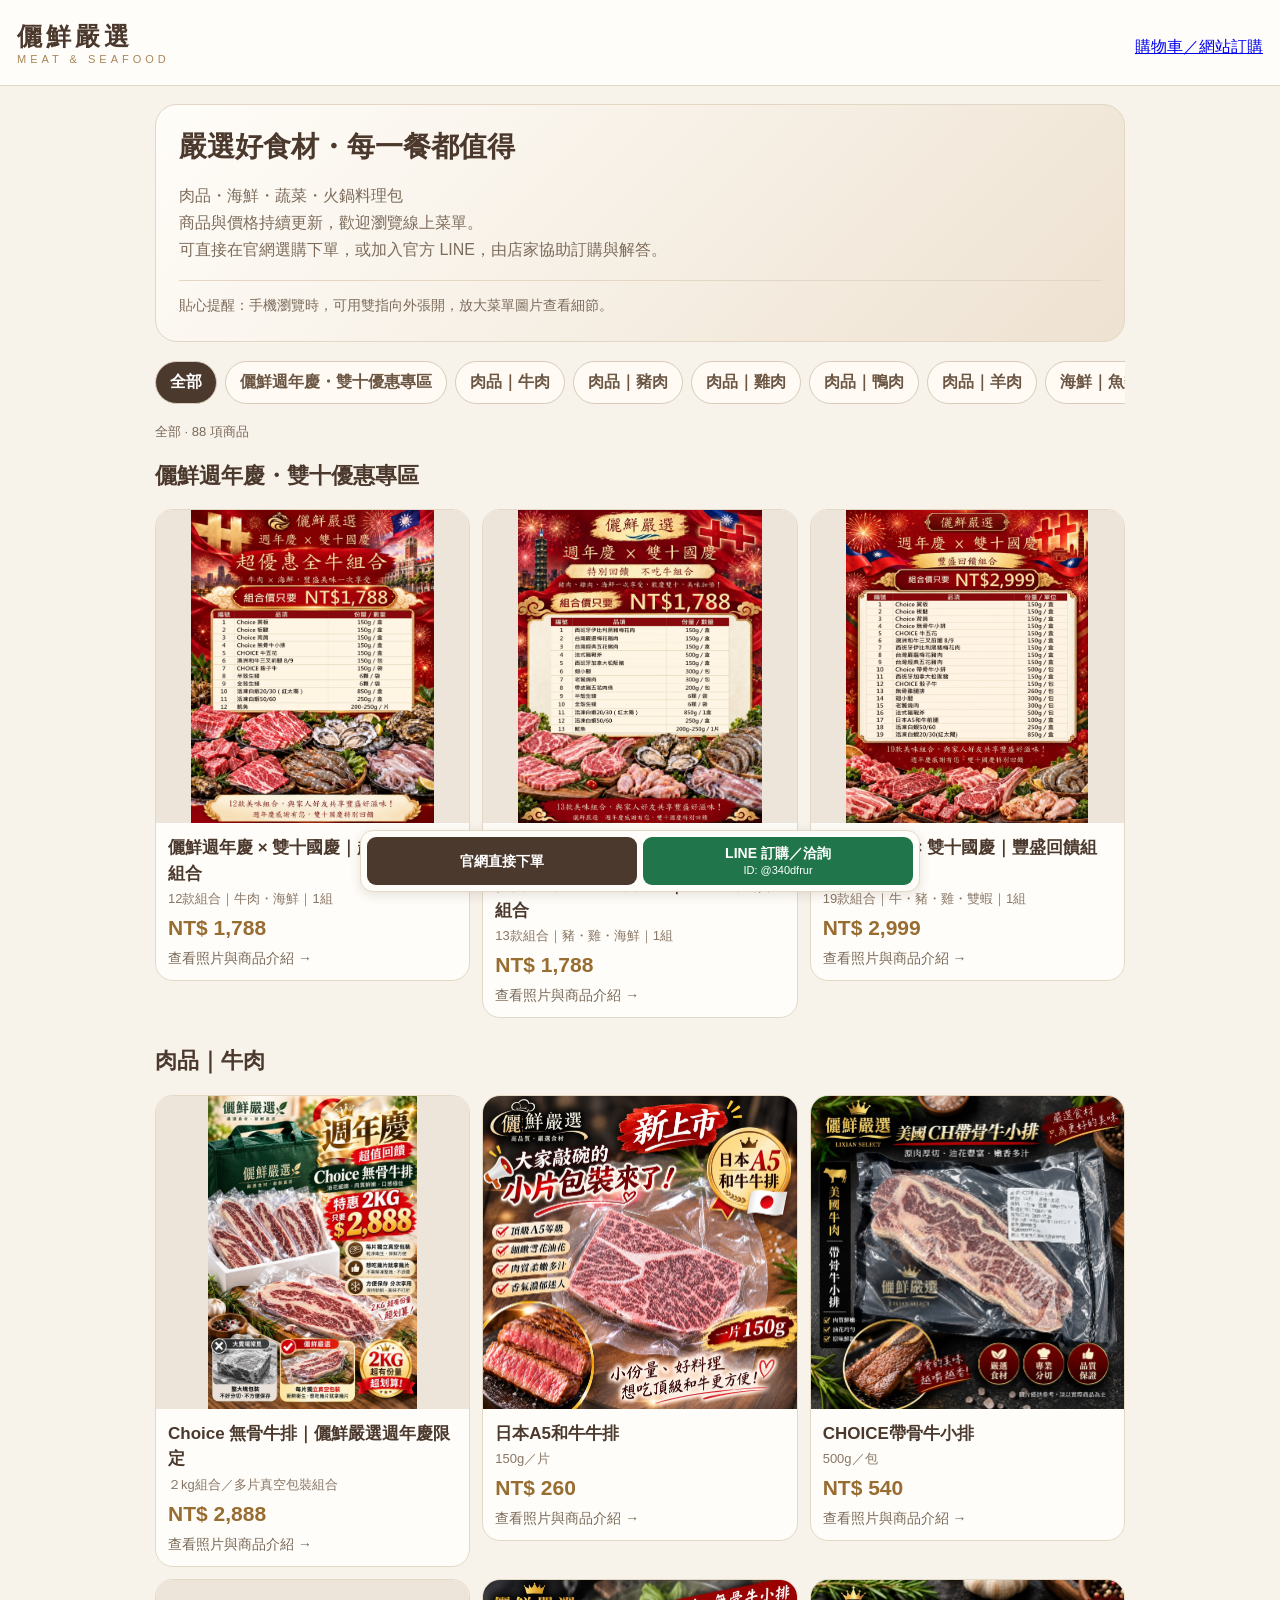
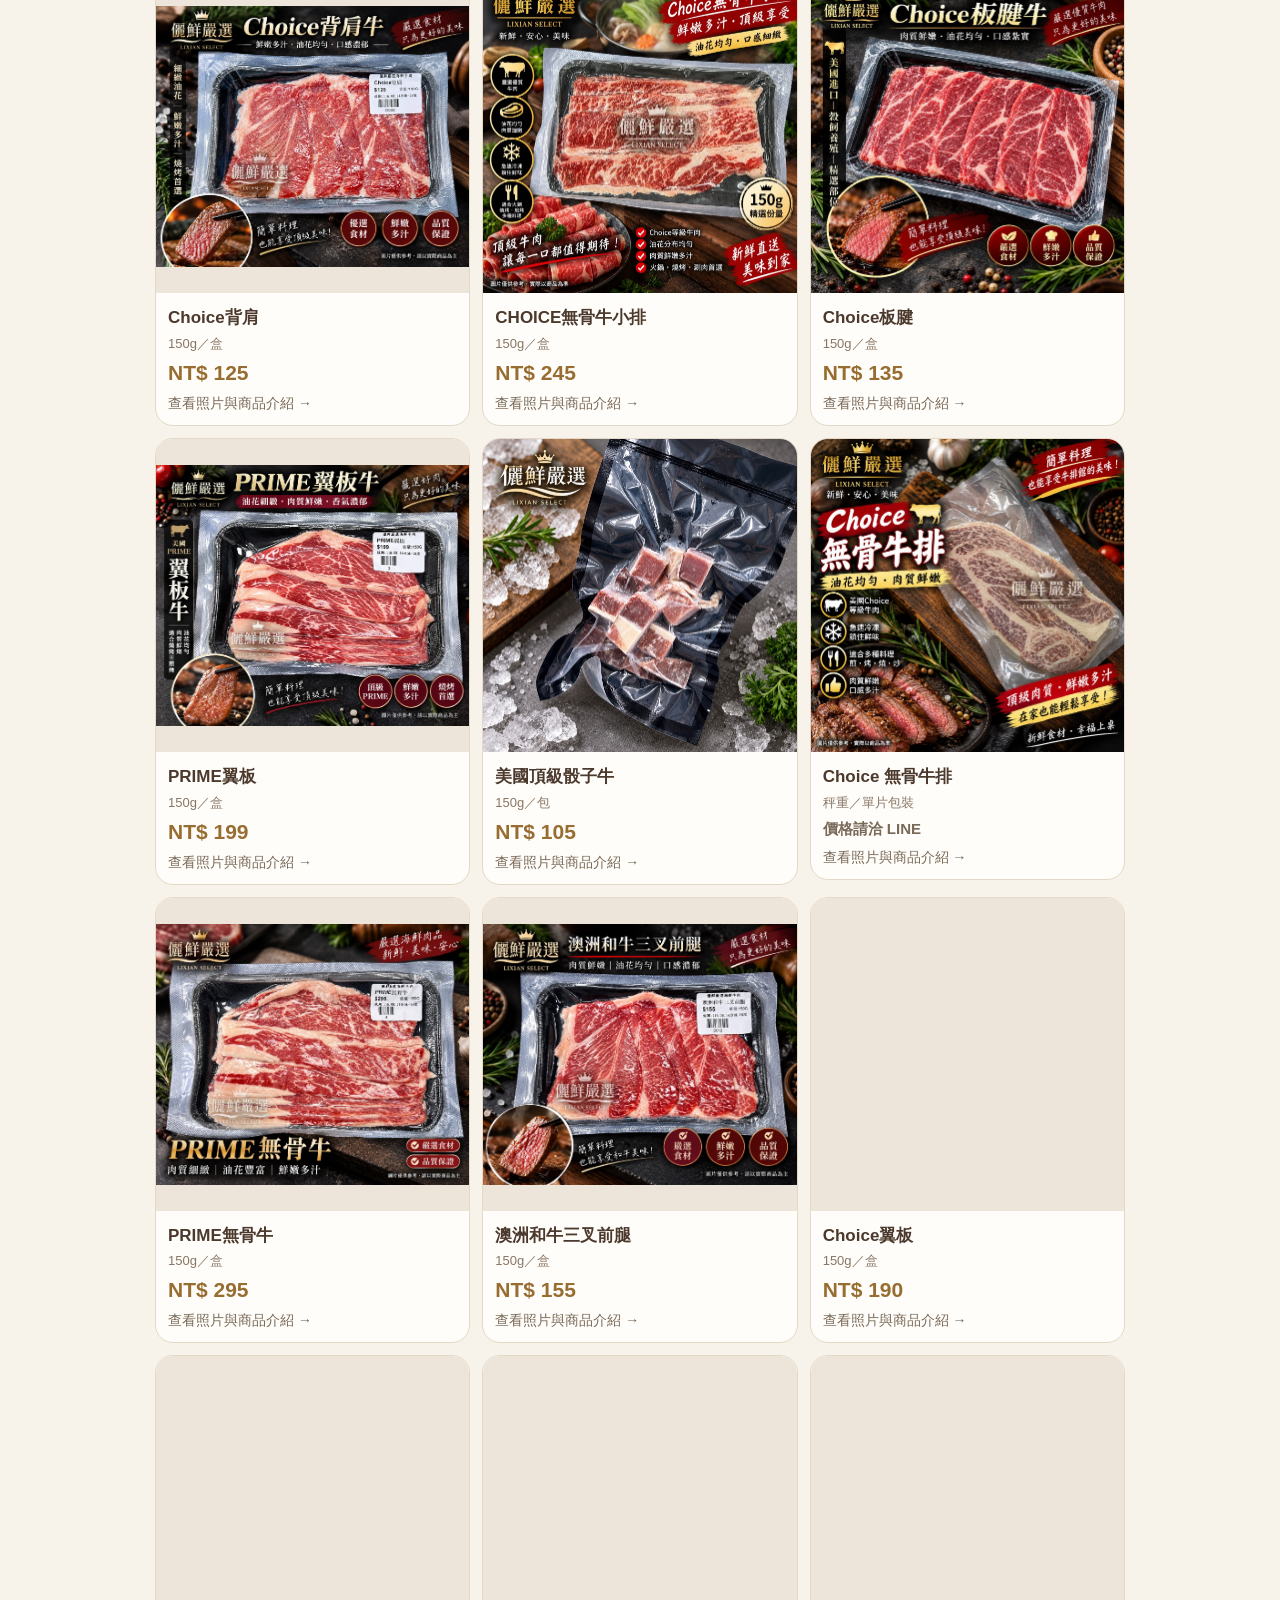
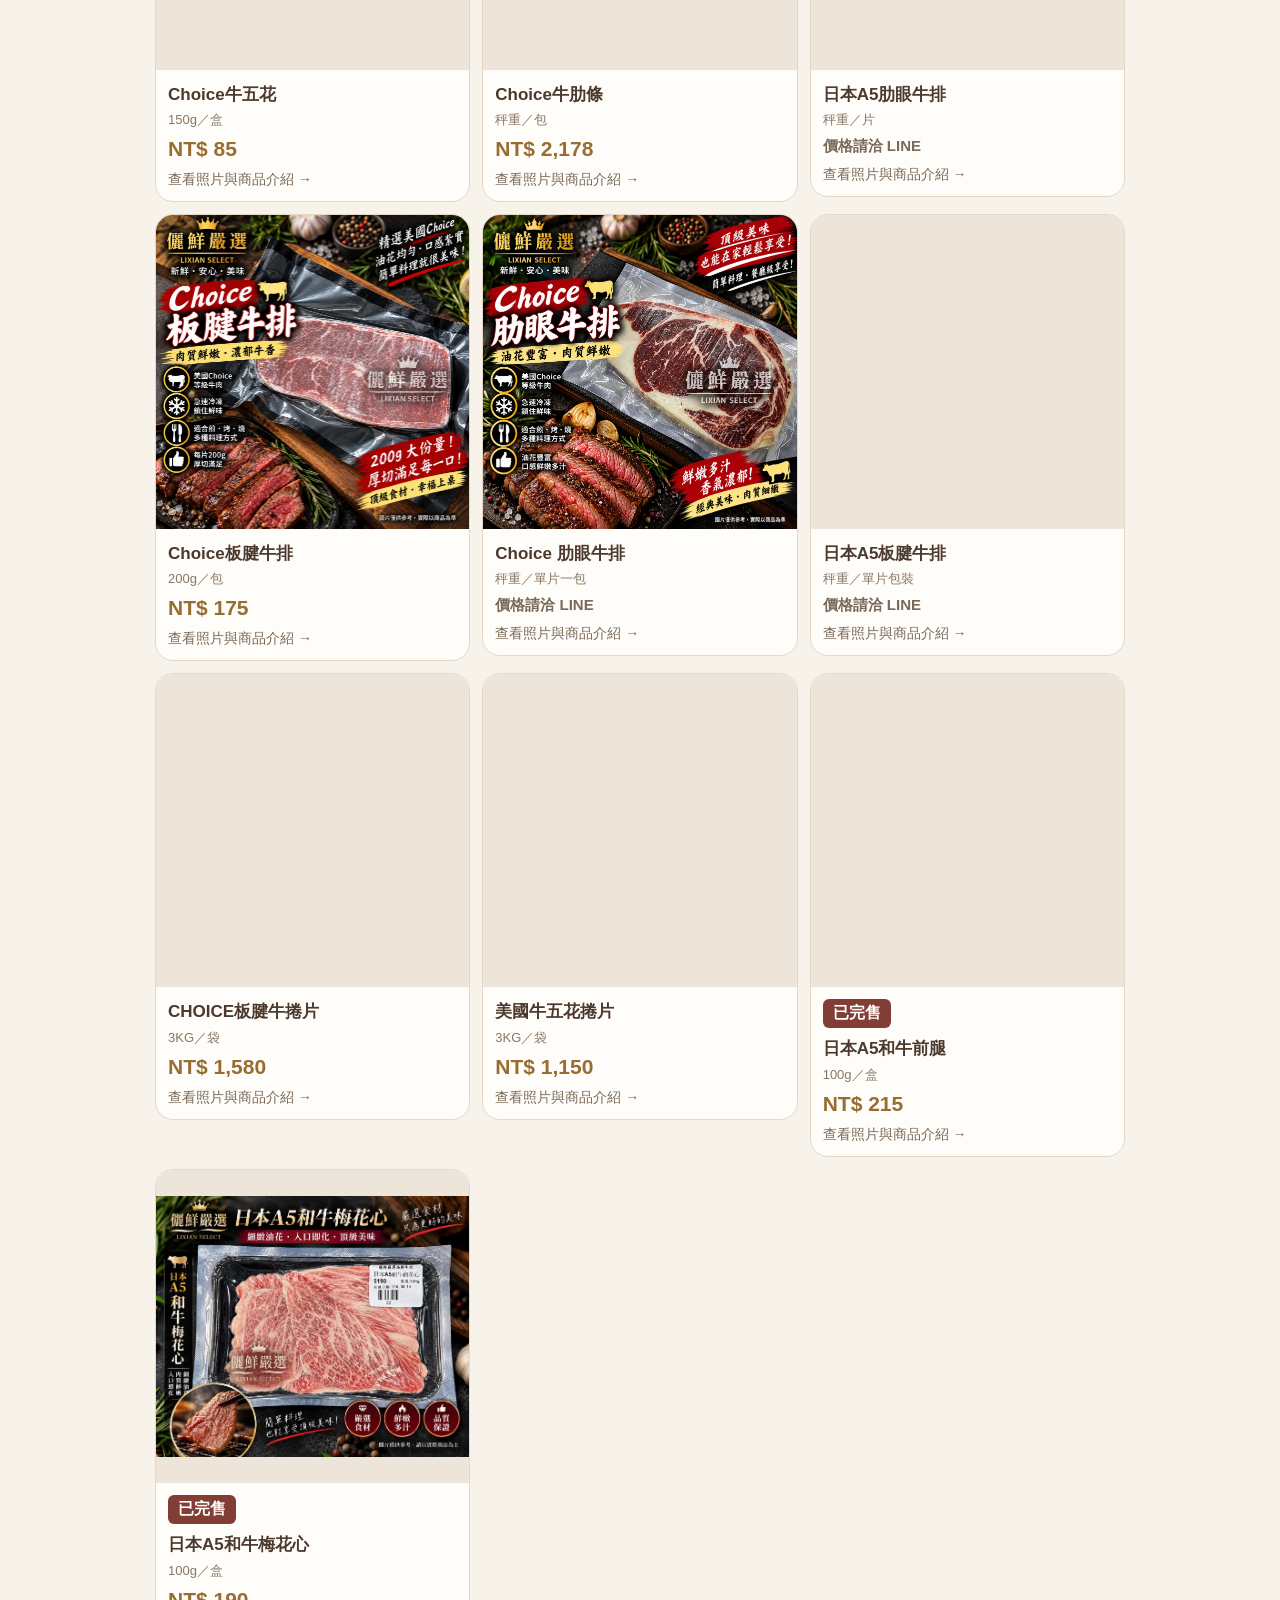
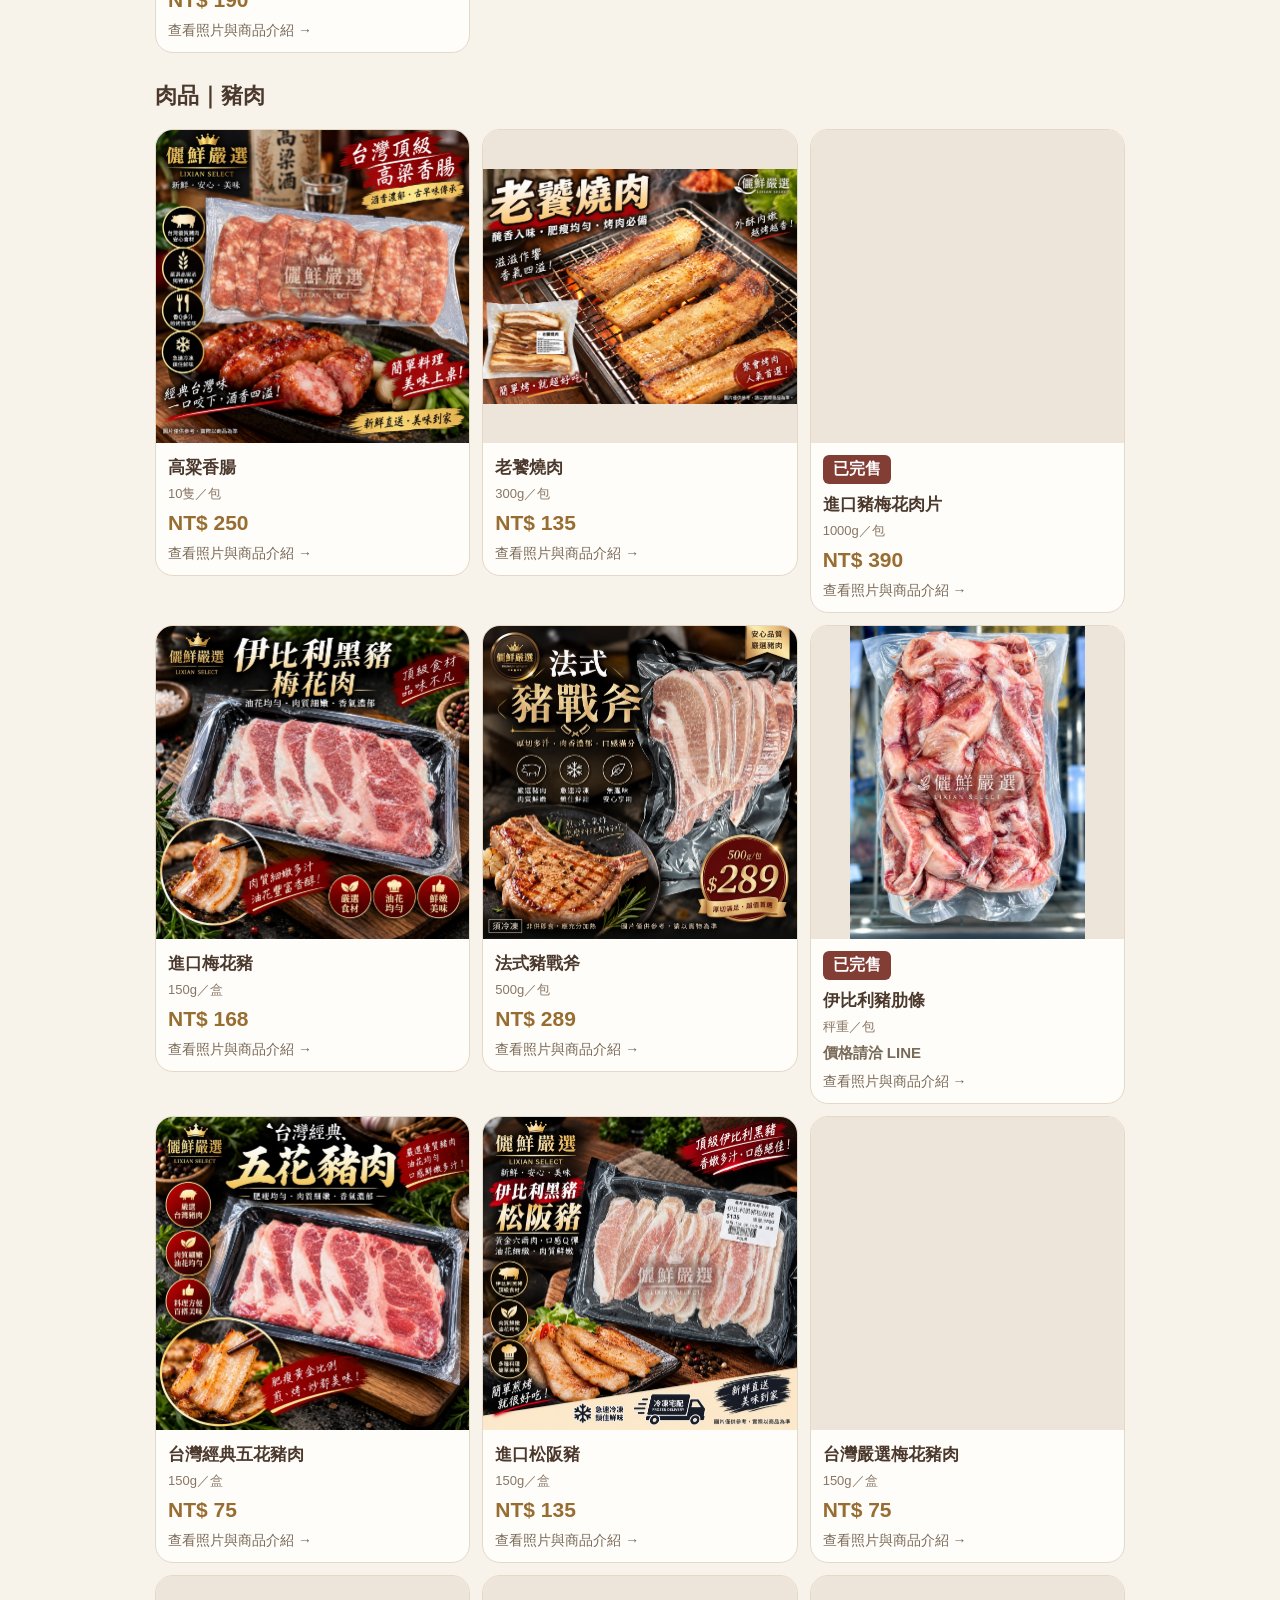
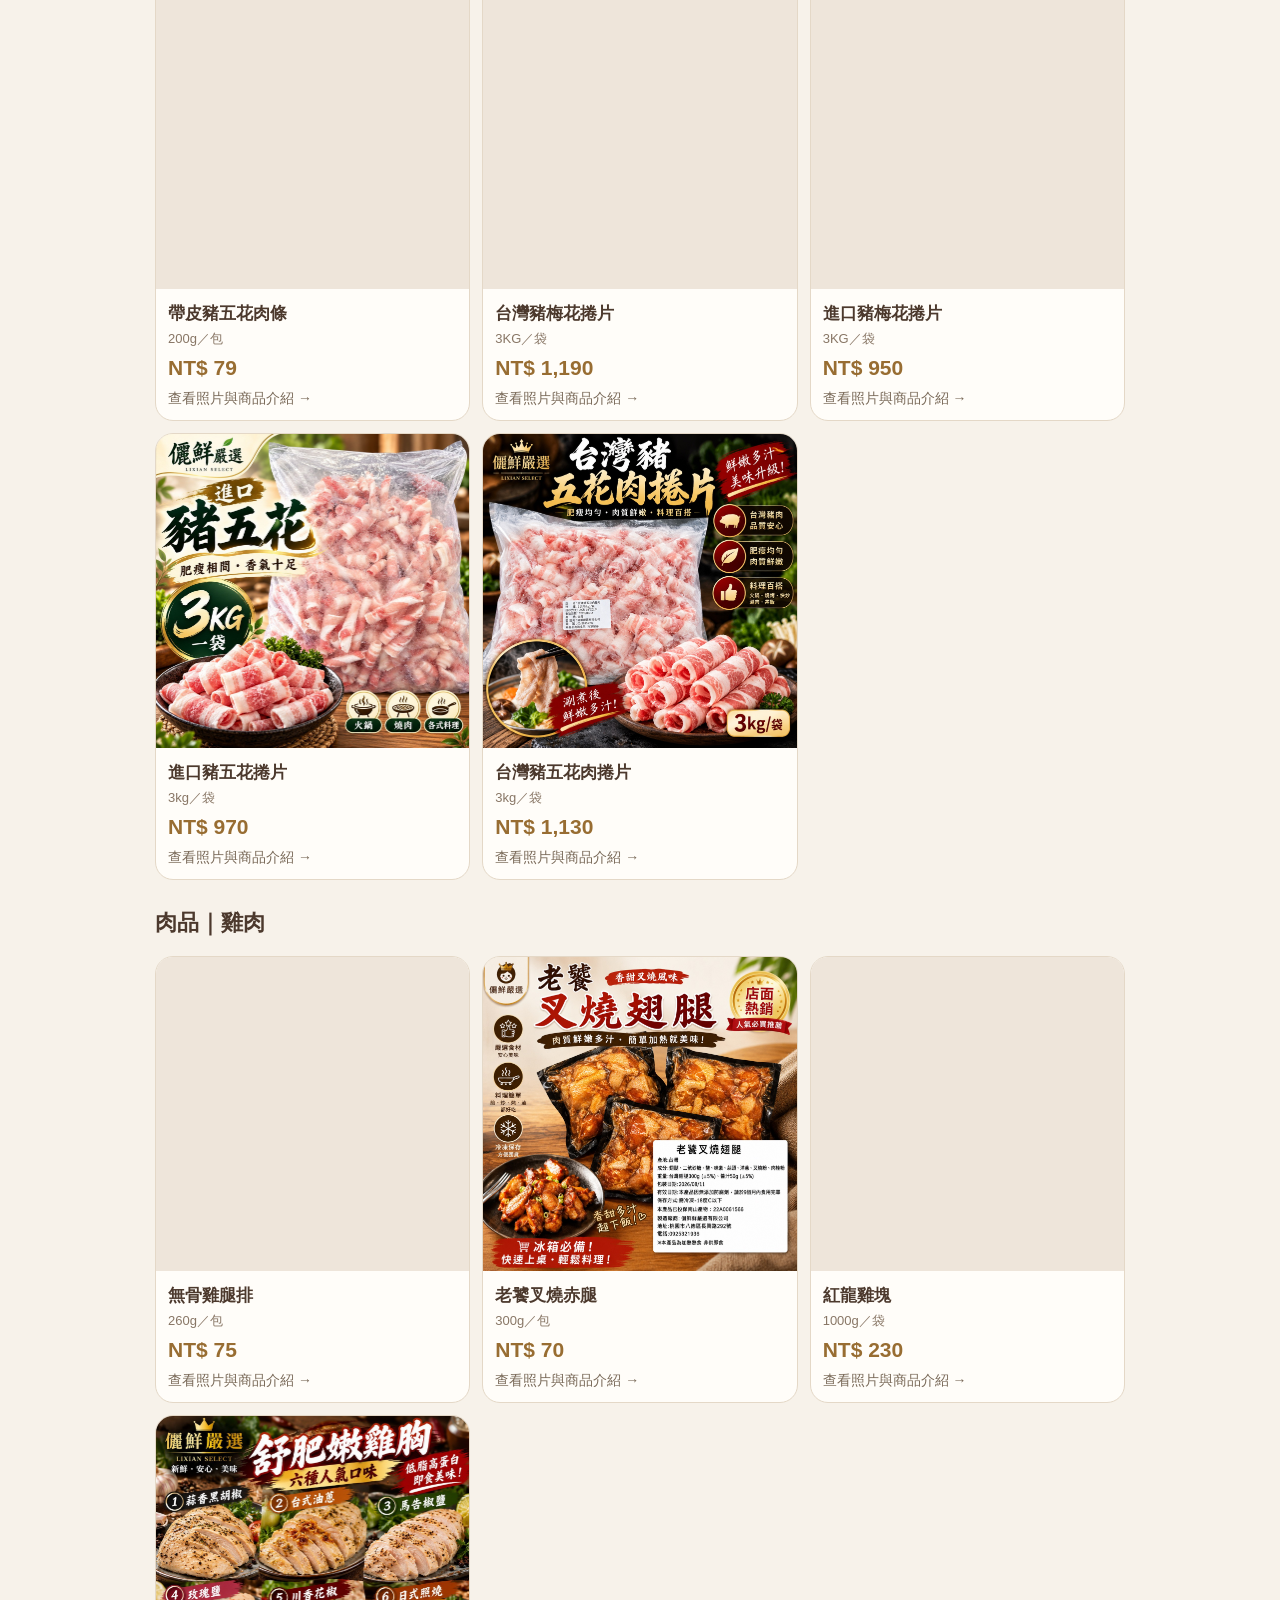
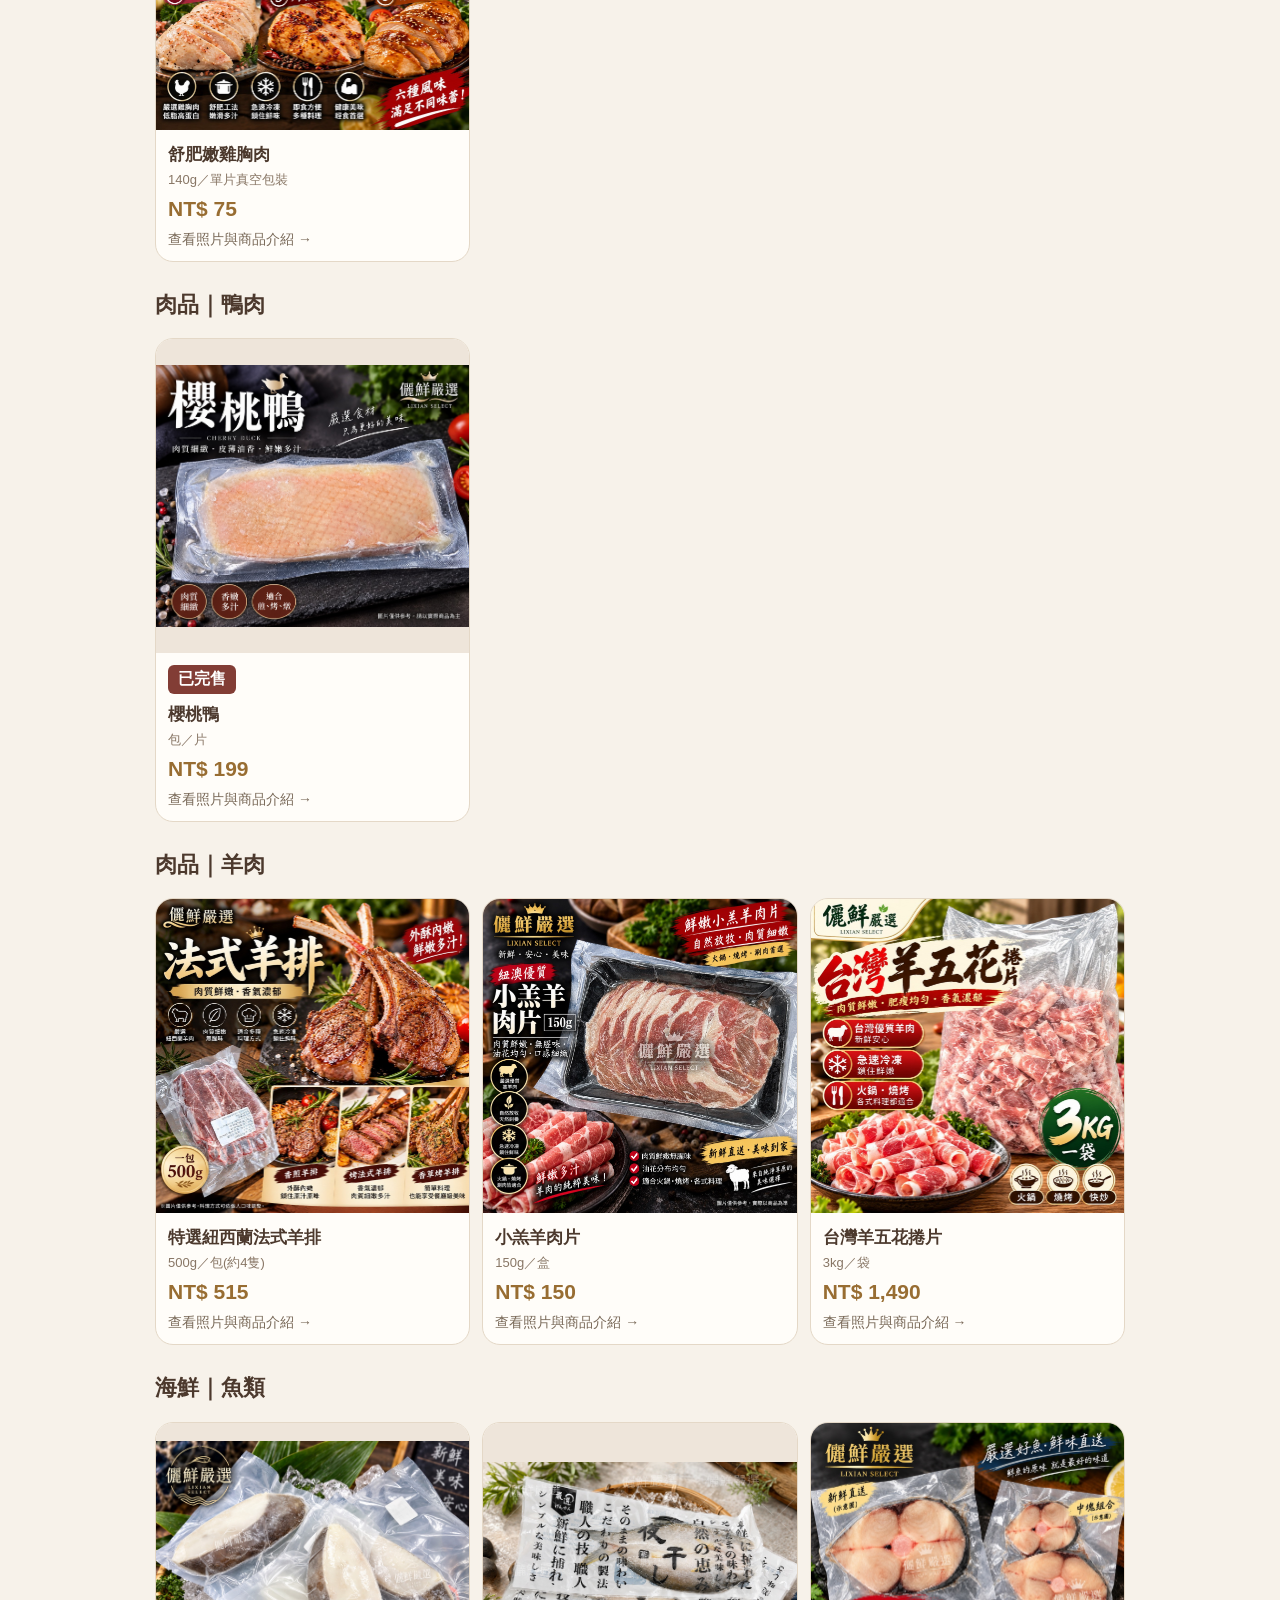
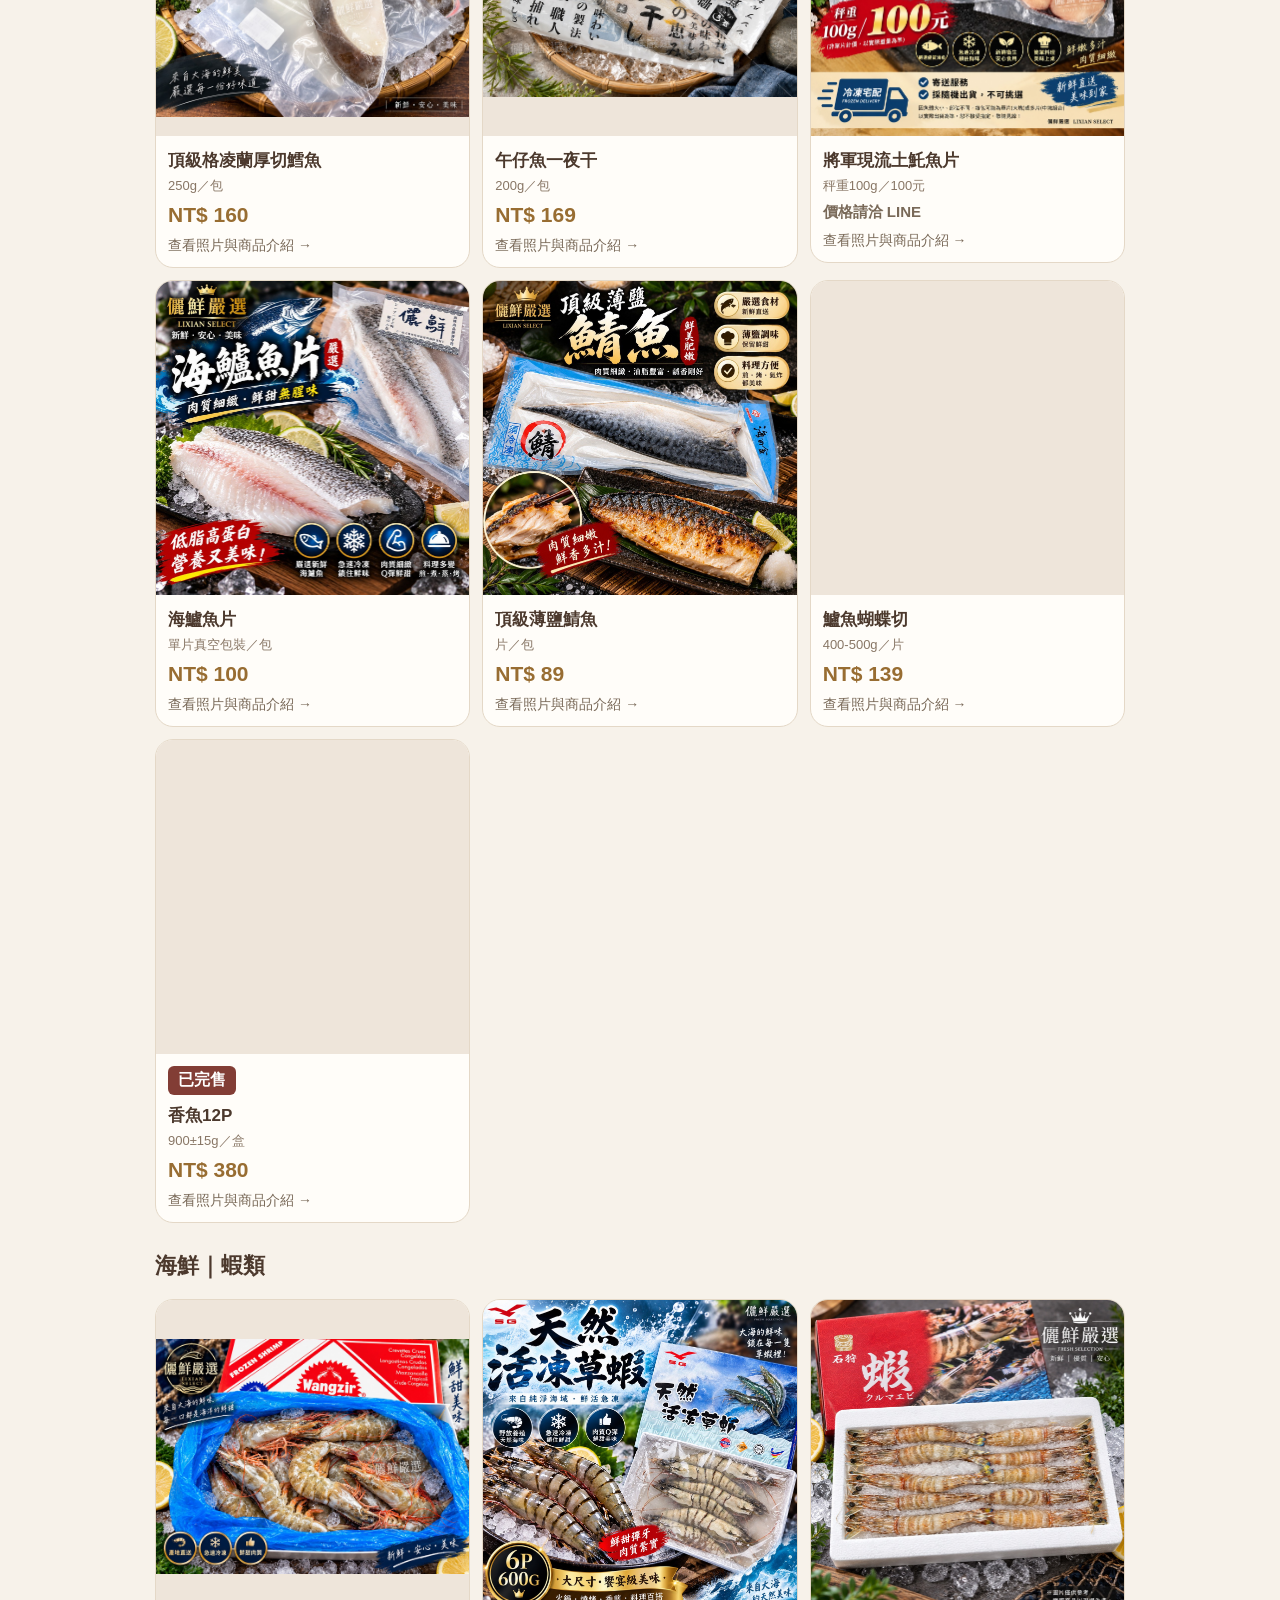
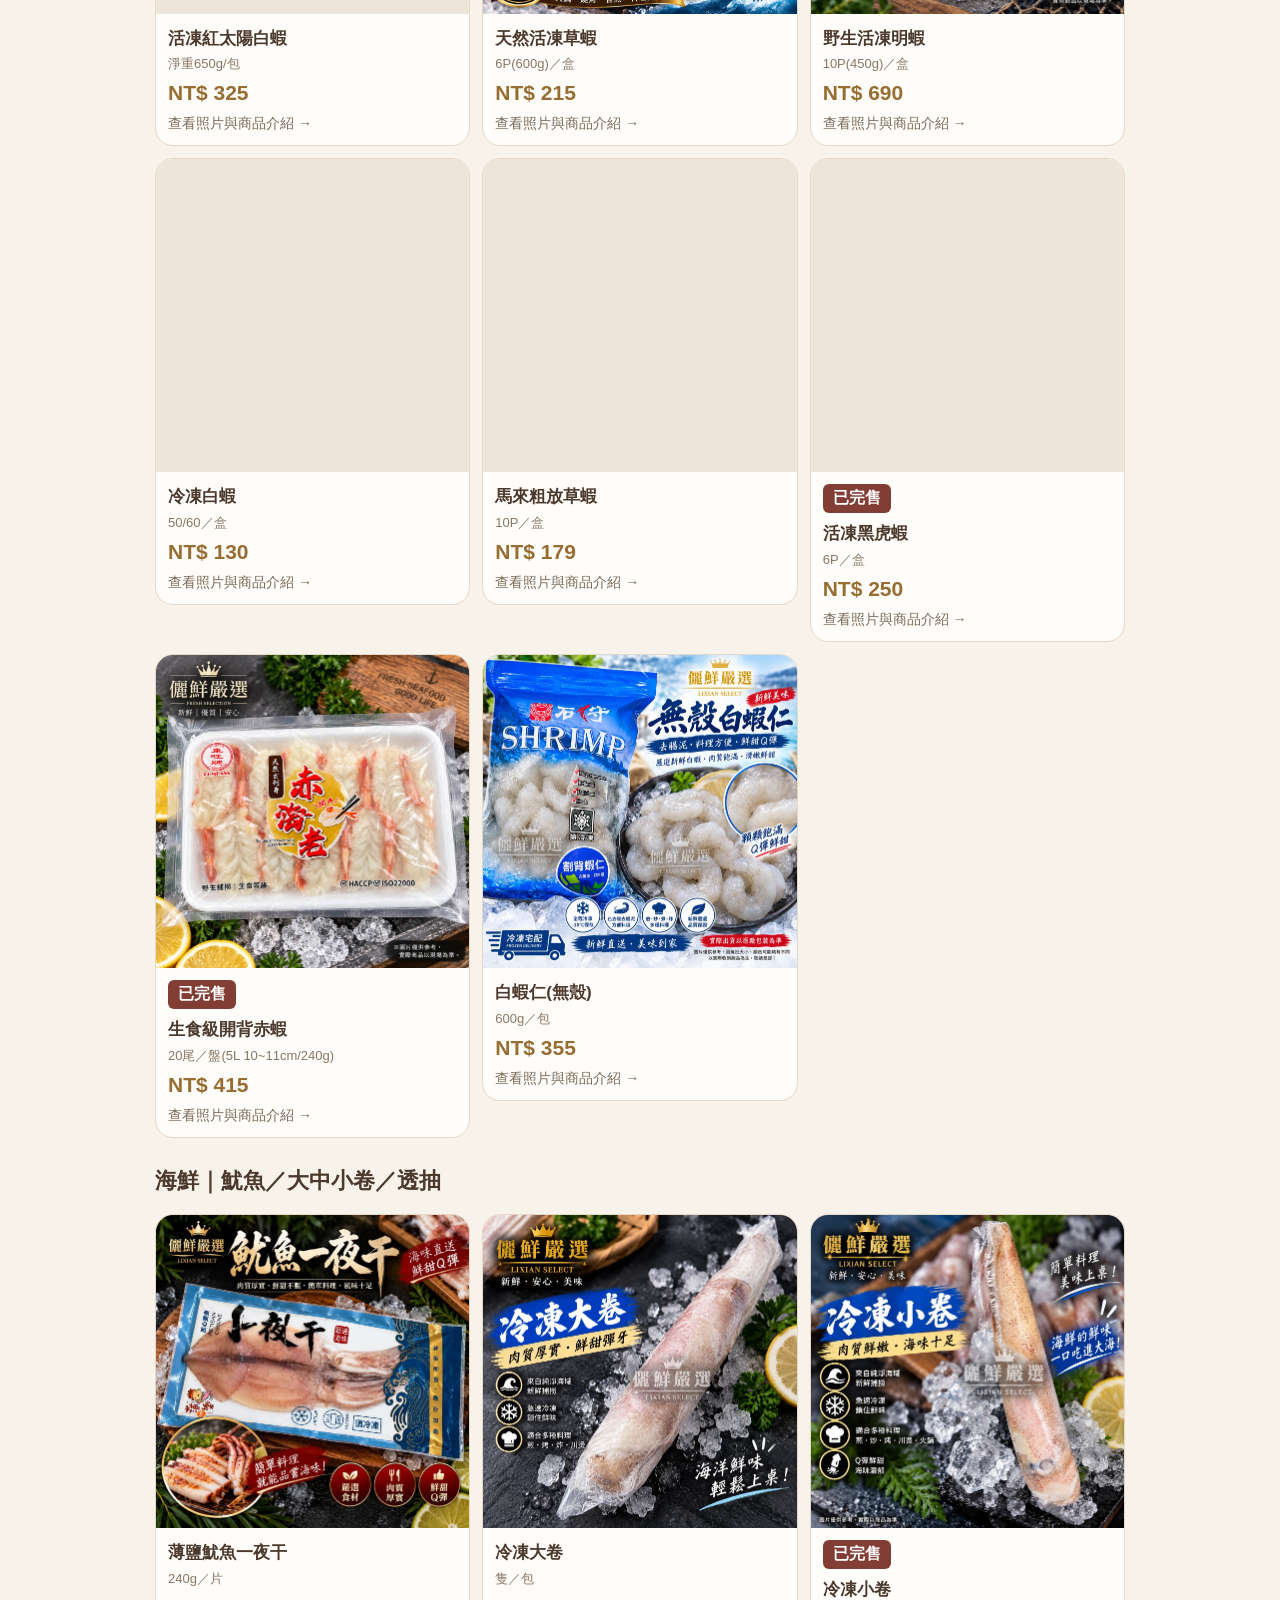
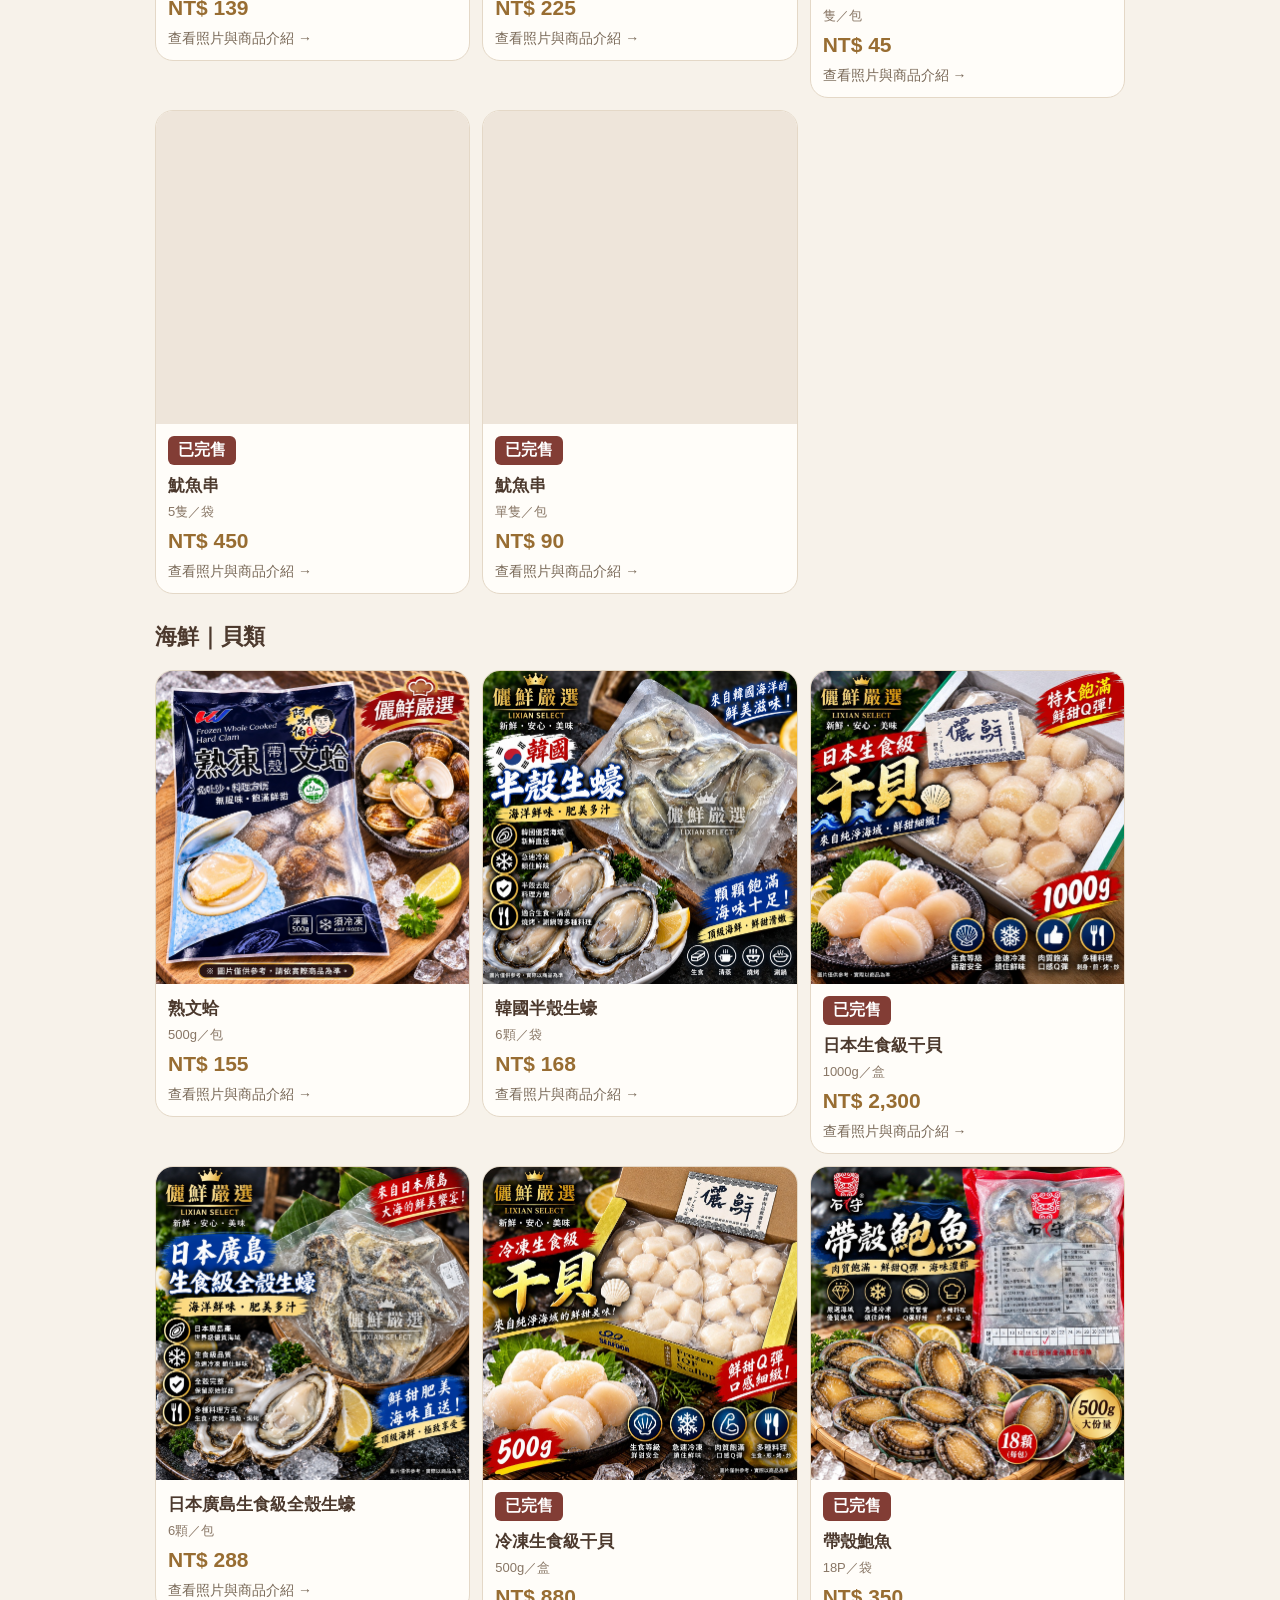
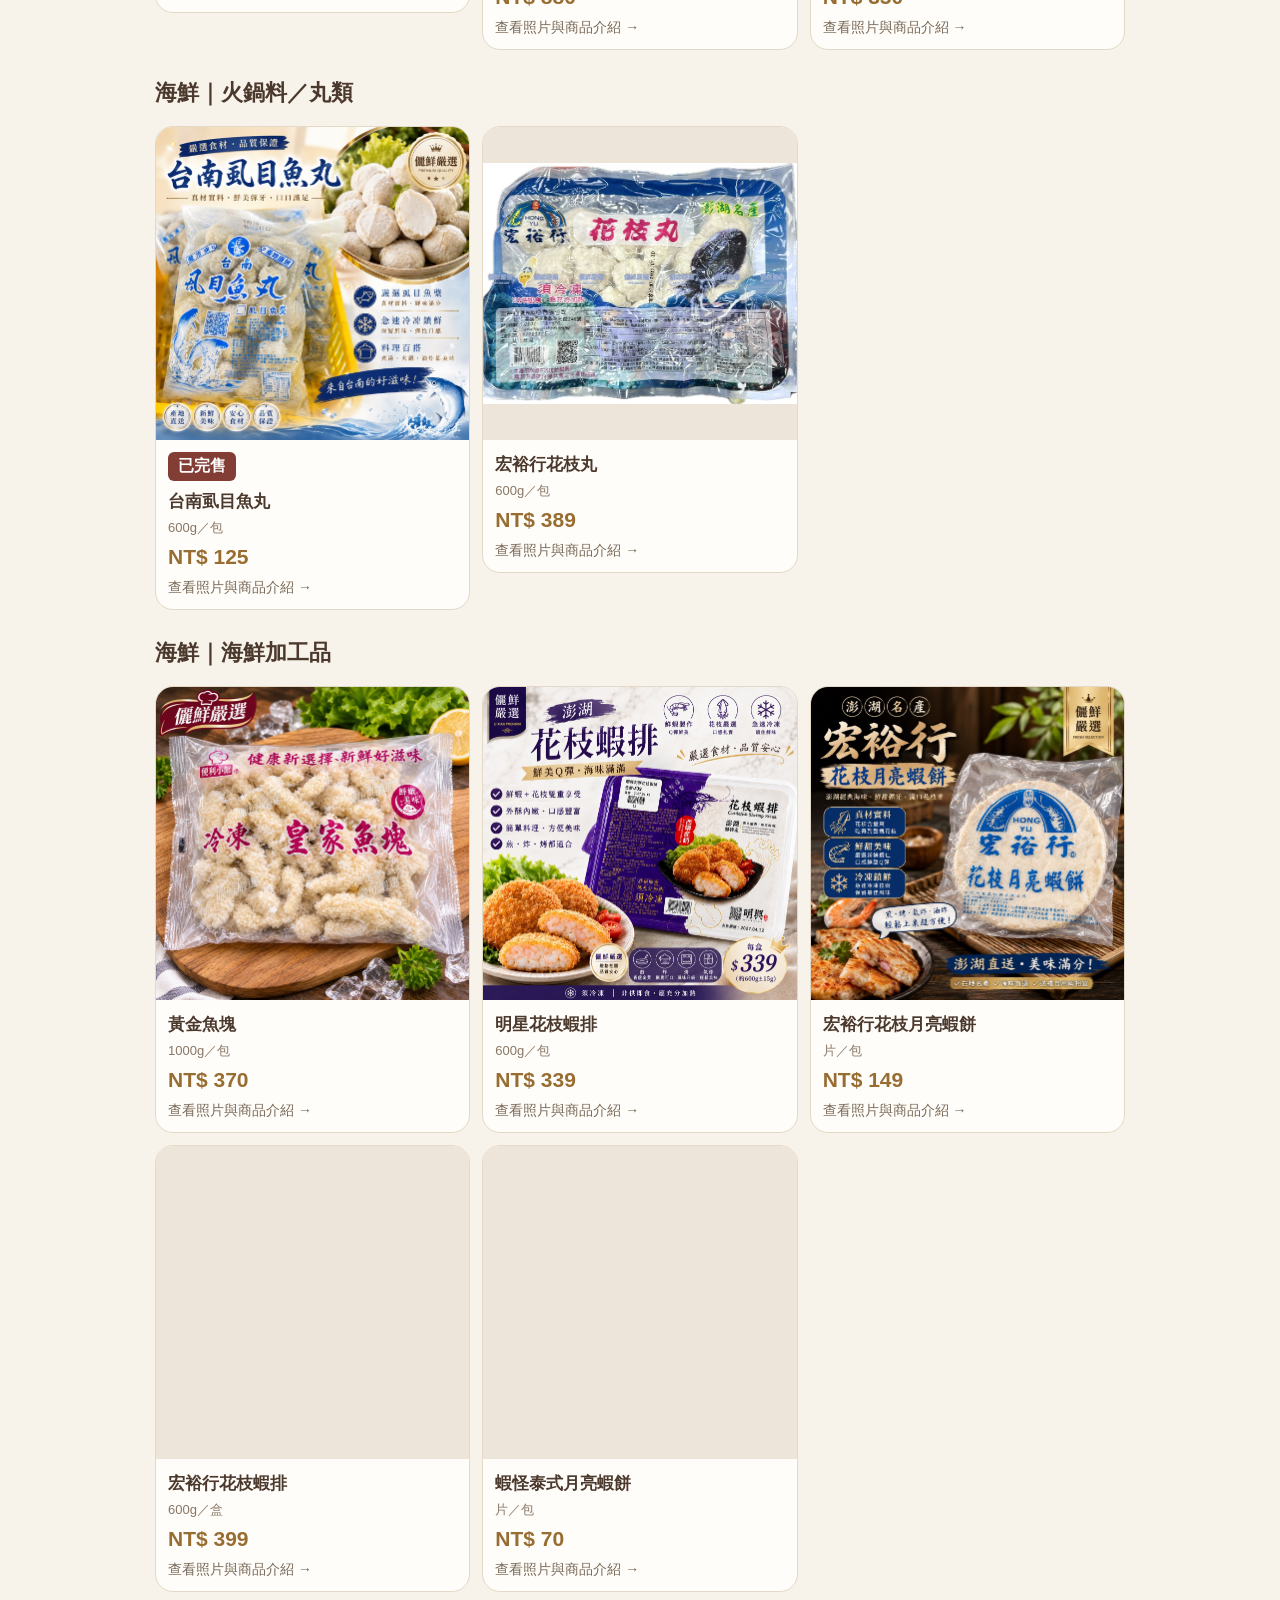
<file: index.html>
<!doctype html><html lang="zh-Hant"><head><meta name="google-site-verification" content="aUG9Sjw0C7wm74e60LRMX2KAX6Z9VKIMu-t3Mo0LDsM" /><meta charset="utf-8"><meta name="viewport" content="width=device-width,initial-scale=1"><meta name="description" content="儷鮮嚴選線上菜單，瀏覽肉品、海鮮、蔬菜與烤肉組合，可在官網直接下單，也可加入官方 LINE 訂購與洽詢。"><title>儷鮮嚴選｜線上菜單</title><style>
*{box-sizing:border-box}body{margin:0;background:#f7f2ea;color:#4c392d;font-family:-apple-system,BlinkMacSystemFont,"Noto Sans TC","PingFang TC",sans-serif;padding-bottom:180px}header{background:#fffdf9;border-bottom:1px solid #e4d8c7;padding:20px 17px;position:sticky;top:0;z-index:5}.brand{font-size:25px;font-weight:900;letter-spacing:4px}.en{font-size:11px;letter-spacing:4px;color:#a88758}.tag{float:right;margin-top:-28px;color:#927754}main{max-width:1000px;margin:auto;padding:18px 15px}.hero{background:linear-gradient(135deg,#fffdf9,#eee2d1);border:1px solid #e3d6c5;border-radius:22px;padding:23px;margin-bottom:15px}.hero h1{margin:0;font-size:28px}.hero p{line-height:1.7;color:#7d6c5b}.nav{display:flex;gap:8px;overflow:auto;padding:4px 0 15px}.nav button{white-space:nowrap;border:1px solid #d8cbbb;background:#fffaf3;border-radius:999px;padding:10px 14px;color:#6c5745;font-weight:700}.nav .on{background:#4c392d;color:white}.section{margin:16px 0 28px}.section h2{font-size:22px}.grid{display:grid;grid-template-columns:repeat(2,1fr);gap:12px}.card{background:#fffdf9;border:1px solid #e4d8c7;border-radius:18px;overflow:hidden}.pic{aspect-ratio:1;background:#eee5da;display:flex;align-items:center;justify-content:center;color:#a18f7d}.pic img{width:100%;height:100%;object-fit:contain}.info{padding:12px}.name{font-weight:900;font-size:17px}.spec{font-size:13px;color:#887665;margin-top:4px}.price{font-weight:900;color:#986d32;font-size:21px;margin-top:8px}.empty{padding:18px;text-align:center;color:#887665;background:#fffdf9;border:1px dashed #d8cbbb;border-radius:14px}.bottom{position:fixed;bottom:12px;left:12px;right:12px;background:#4c392d;color:white;text-align:center;padding:17px;border-radius:22px;text-decoration:none;font-size:18px;font-weight:900;z-index:20;box-shadow:0 8px 25px #3d2b1d44}.bottom span{font-size:13px;font-weight:500;margin-left:7px}@media(min-width:700px){.grid{grid-template-columns:repeat(3,1fr)}} 
button,a{-webkit-tap-highlight-color:transparent}button{cursor:pointer;font:inherit}
button:focus-visible,a:focus-visible{outline:3px solid #986d32;outline-offset:4px}
.grid{align-items:start}.card{min-width:0}.name{overflow-wrap:anywhere;line-height:1.5}
.pic{overflow:hidden}.pic img{display:block}.placeholder{padding:20px;text-align:center;font-size:14px;line-height:1.8}
.price.ask{font-size:15px;color:#796958}.bottom{max-width:970px;margin:auto;bottom:calc(12px + env(safe-area-inset-bottom))}
body{padding-bottom:calc(110px + env(safe-area-inset-bottom))}
#status{font-size:13px;color:#796958;margin:4px 0 20px}.retry{margin-top:12px;border:1px solid #d8cbbb;background:#fffaf3;padding:10px 18px;border-radius:12px;color:#4c392d}
@media(max-width:360px){.hero h1{font-size:24px}.name{font-size:15px}.info{padding:10px}.bottom{font-size:16px}.bottom span{font-size:12px}}
.card-link{display:block;color:inherit;text-decoration:none;height:100%}.card-link:hover .name{text-decoration:underline;text-underline-offset:4px}.card-link:focus-visible{outline-offset:-4px}.detail-hint{font-size:14px;color:#796958;margin-top:10px}
.order-bar{position:fixed;bottom:8px;left:10px;right:10px;max-width:560px;margin:auto;padding:6px;background:#fffdf9;border:1px solid #e4d8c7;border-radius:13px;box-shadow:0 3px 12px #3d2b1d22;z-index:20;padding-bottom:calc(6px + env(safe-area-inset-bottom))}.order-actions{display:grid;grid-template-columns:1fr 1fr;gap:6px}.order-actions a{display:flex;flex-direction:column;align-items:center;justify-content:center;min-height:48px;padding:6px;border-radius:9px;text-align:center;text-decoration:none;color:white;line-height:1.35}.website-order{background:#4c392d}.line-order{background:#20764a}.order-actions strong{font-size:14px}.order-actions span{font-size:11px;font-weight:400}.order-actions a:focus-visible{outline:3px solid #a88758;outline-offset:3px}body{padding-bottom:calc(100px + env(safe-area-inset-bottom))}.sold-out{display:inline-block;background:#823d35;color:#fff;border-radius:6px;padding:4px 10px;font-weight:700;margin-bottom:8px}</style><script src="./catalog.js"></script></head><body>
<header><div class="brand">儷鮮嚴選</div><div class="en">MEAT & SEAFOOD</div><div class="tag"><a href="./checkout.html">購物車／網站訂購</a></div></header><main><section class="hero"><h1>嚴選好食材・每一餐都值得</h1><p>肉品・海鮮・蔬菜・火鍋料理包<br>商品與價格持續更新，歡迎瀏覽線上菜單。<br>可直接在官網選購下單，或加入官方 LINE，由店家協助訂購與解答。</p><p style="font-size:14px;line-height:1.8;margin:14px 0 0;padding-top:12px;border-top:1px solid #e3d6c5">貼心提醒：手機瀏覽時，可用雙指向外張開，放大菜單圖片查看細節。</p></section><nav id="nav" class="nav" aria-label="商品分類"></nav><p id="status" role="status">商品載入中…</p><div id="menu" aria-busy="true"></div><noscript><p class="empty">請開啟 JavaScript 瀏覽商品菜單，或點選下方 LINE 洽詢商品與下單。</p></noscript></main><nav class="order-bar" aria-label="選擇訂購方式"><div class="order-actions"><a class="website-order" href="./checkout.html"><strong>官網直接下單</strong></a><a class="line-order" href="https://line.me/R/ti/p/@340dfrur" target="_blank" rel="noopener noreferrer"><strong>LINE 訂購／洽詢</strong><span>ID: @340dfrur</span></a></div></nav>
<script>

"use strict";
let data = [];
const nav = document.getElementById("nav");
const menu = document.getElementById("menu");
const status = document.getElementById("status");
function element(tag, className, text) {
  const node = document.createElement(tag);
  if (className) node.className = className;
  if (text !== undefined) node.textContent = text;
  return node;
}
function placeholder(box) {
  box.replaceChildren(element("span", "placeholder", "商品照片準備中"));
}
function productCard(product) {
  const card = element("article", "card");
  const link=element("a","card-link");link.href=Catalog.url(product);link.setAttribute("aria-label","查看「"+product.name+"」商品詳情");
  const pic = element("div", "pic");
  placeholder(pic);
  const cover=Catalog.photos(product)[0];
  if (cover) {
    const img = element("img");
    img.alt = product.name;
    img.loading = "lazy";
    img.decoding = "async";
    img.addEventListener("error", () => placeholder(pic), { once: true });
    img.src = cover;
    pic.replaceChildren(img);
  }
  const info = element("div", "info");if(product.sold_out===true)info.append(element("div","sold-out","已完售"));
  info.append(element("div", "name", product.name), element("div", "spec", product.spec || ""));
  const raw = String(product.price ?? "").trim();
  const price = Number(raw);
  const hasPrice = raw !== "" && Number.isFinite(price) && price >= 0;
  info.append(element("div", hasPrice ? "price" : "price ask",
    hasPrice ? "NT$ " + price.toLocaleString("zh-TW") : "價格請洽 LINE"));
  info.append(element("div","detail-hint","查看照片與商品介紹 →"));
  link.append(pic,info);card.append(link);
  return card;
}
function render(category) {
  for (const button of nav.children) {
    const selected = button.textContent === category;
    button.classList.toggle("on", selected);
    button.setAttribute("aria-pressed", String(selected));
  }
  const products = category === "全部" ? data : data.filter(p => p.category === category);
  const groups = new Map();
  products.forEach(product => {
    if (!groups.has(product.category)) groups.set(product.category, []);
    groups.get(product.category).push(product);
  });
  menu.replaceChildren();
  const categoryOrder=Array.from(nav.children,button=>button.textContent);
  const orderedGroups=[...groups].sort((a,b)=>categoryOrder.indexOf(a[0])-categoryOrder.indexOf(b[0]));
  for (const [name, products] of orderedGroups) {
    const section = element("section", "section");
    const grid = element("div", "grid");
    products.forEach(product => grid.append(productCard(product)));
    section.append(element("h2", "", name), grid);
    menu.append(section);
  }
  if (!products.length) menu.append(element("p", "empty", "此分類目前沒有商品。"));
  status.textContent = category + " · " + products.length + " 項商品";
}
async function loadProducts() {
  status.textContent = "商品載入中…";
  menu.setAttribute("aria-busy", "true");
  nav.replaceChildren();
  menu.replaceChildren();
  try {
    const response = await fetch("./products.json", { cache: "no-cache" });
    if (!response.ok) throw new Error("商品資料暫時無法載入");
    const products = await response.json();
    if (!Array.isArray(products) || !products.every(p => p && typeof p.name === "string" &&
      typeof p.category === "string" && (!p.image || typeof p.image === "string"))) {
      throw new Error("商品資料格式不正確");
    }
    data = products;
    let savedCategories = [];
    try {
      const categoriesResponse = await fetch("./categories.json", { cache: "no-cache" });
      if (categoriesResponse.ok) {
        const saved = await categoriesResponse.json();
        const values = Array.isArray(saved) ? saved : saved.categories;
        if (Array.isArray(values)) savedCategories = values.filter(c => typeof c === "string" && c.trim() && c !== "全部");
      }
    } catch (_) { /* 商品仍可使用自身分類顯示。 */ }
    const categories = ["全部", ...new Set([...savedCategories, ...data.map(p => p.category)])];
    categories.forEach(category => {
      const button = element("button", "", category);
      button.type = "button";
      button.addEventListener("click", () => {const url=new URL(location.href);if(category==="全部")url.searchParams.delete("category");else url.searchParams.set("category",category);history.replaceState(null,"",url);render(category);});
      nav.append(button);
    });
    const requested=new URLSearchParams(location.search).get("category");
    render(categories.includes(requested)?requested:"全部");
  } catch (error) {
    status.textContent = "商品暫時無法顯示";
    const message = element("div", "empty");
    message.append(element("p", "", "商品資料暫時無法載入，請重試，或透過下方 LINE 洽詢。"));
    const retry = element("button", "retry", "重新載入");
    retry.type = "button";
    retry.addEventListener("click", loadProducts);
    message.append(retry);
    menu.replaceChildren(message);
  } finally {
    menu.setAttribute("aria-busy", "false");
  }
}
loadProducts();
</script></body></html>
</file>
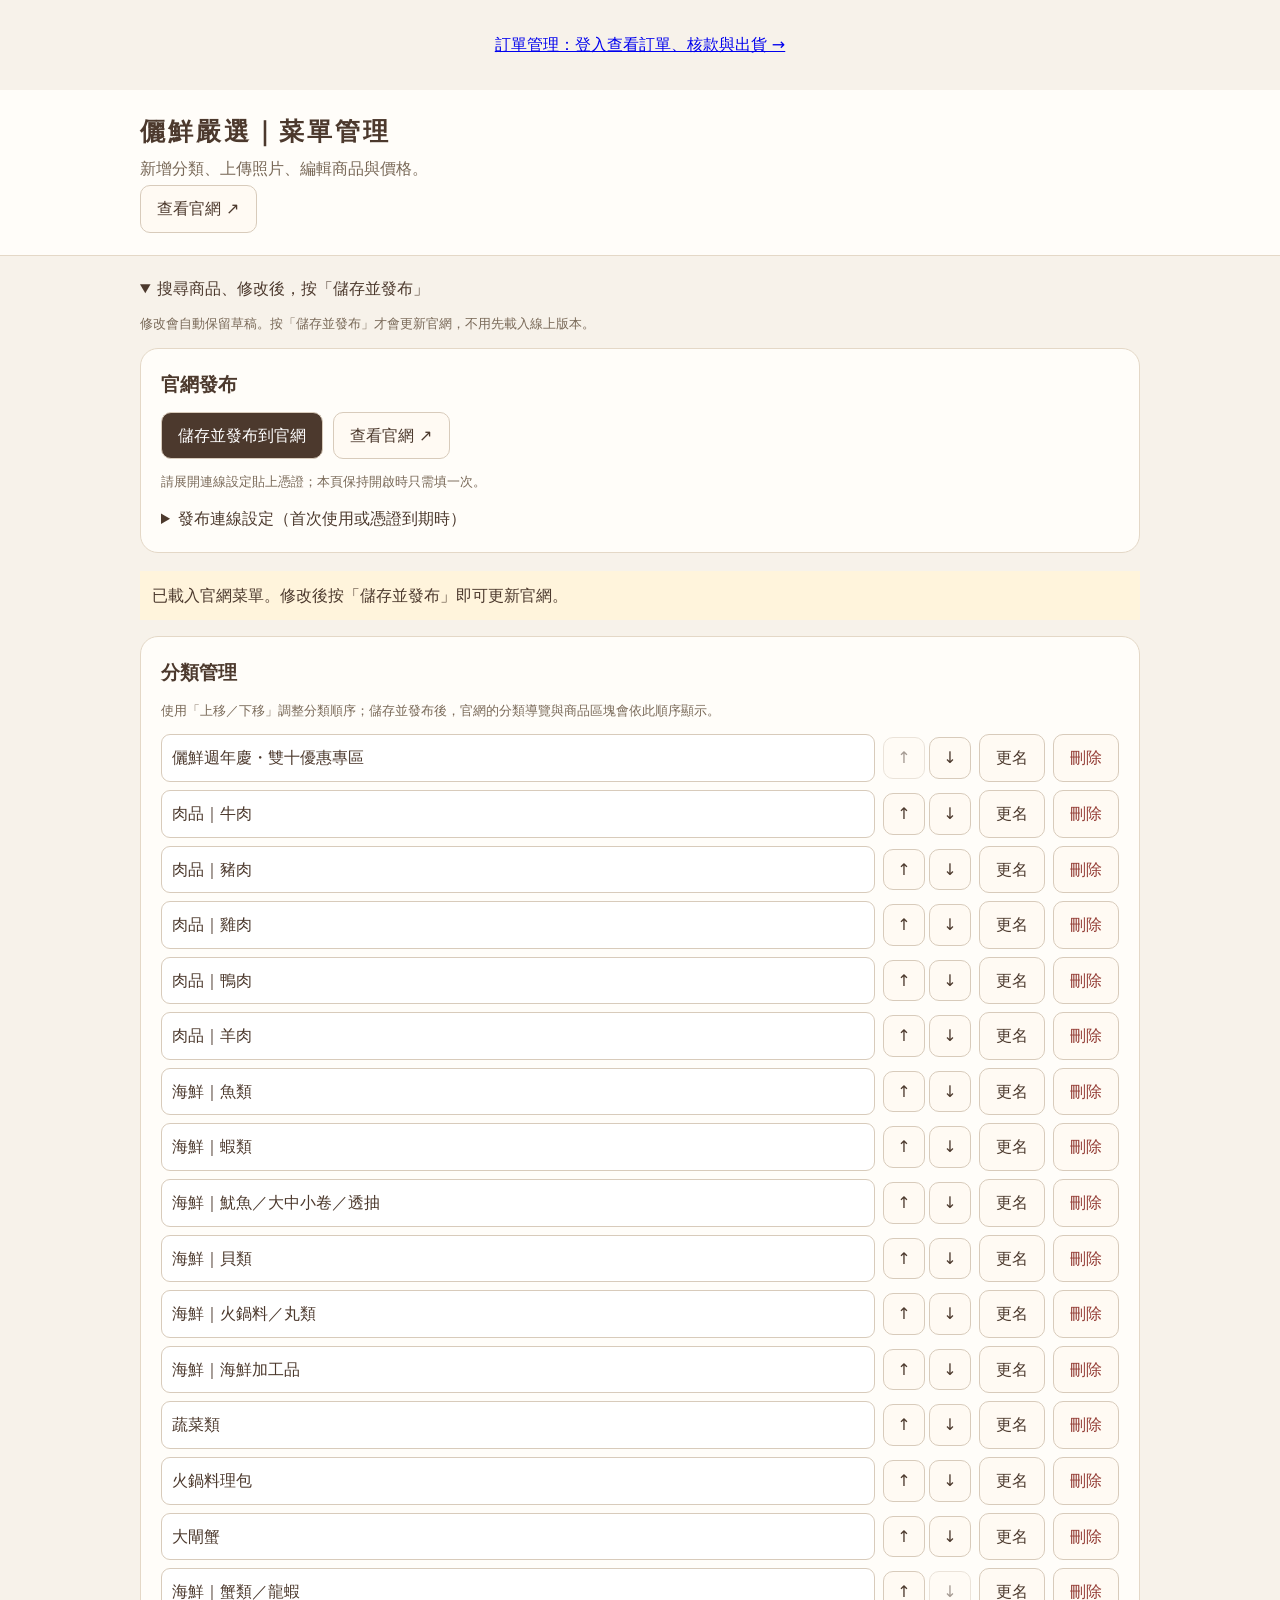
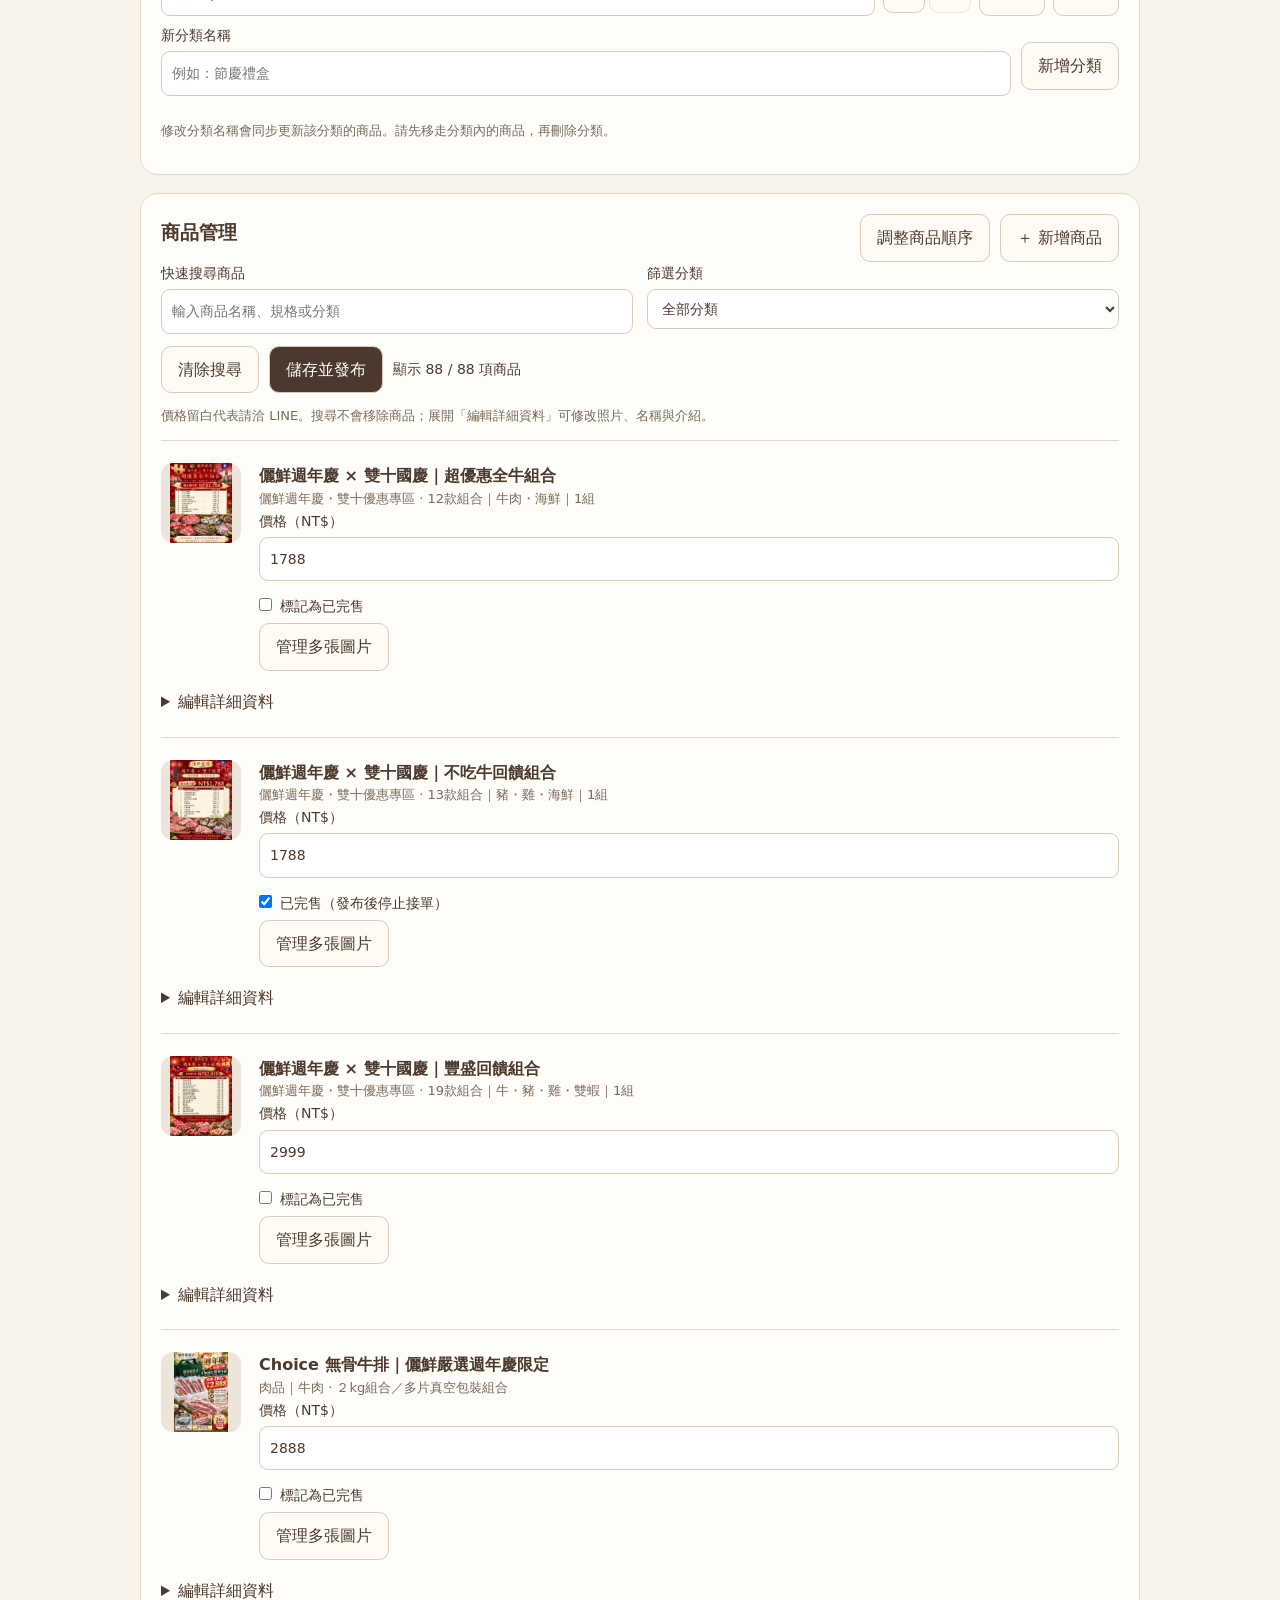
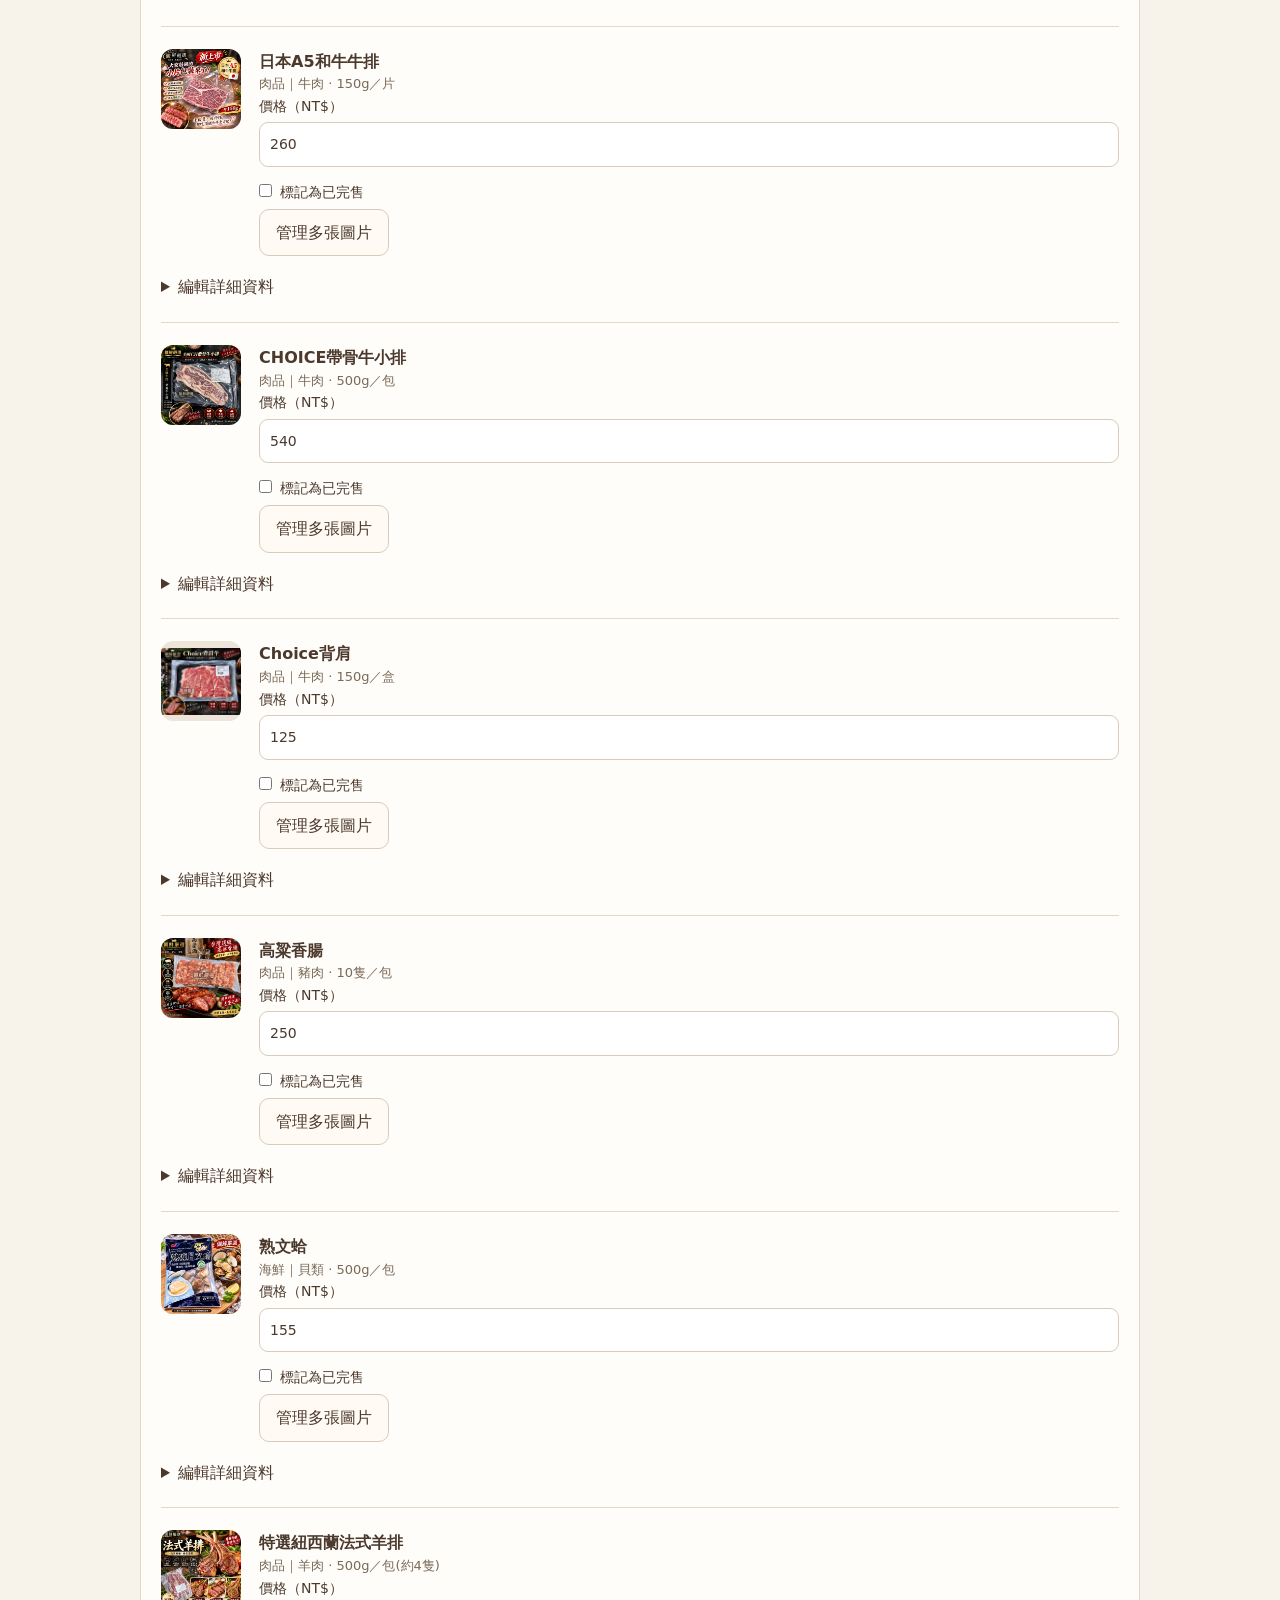
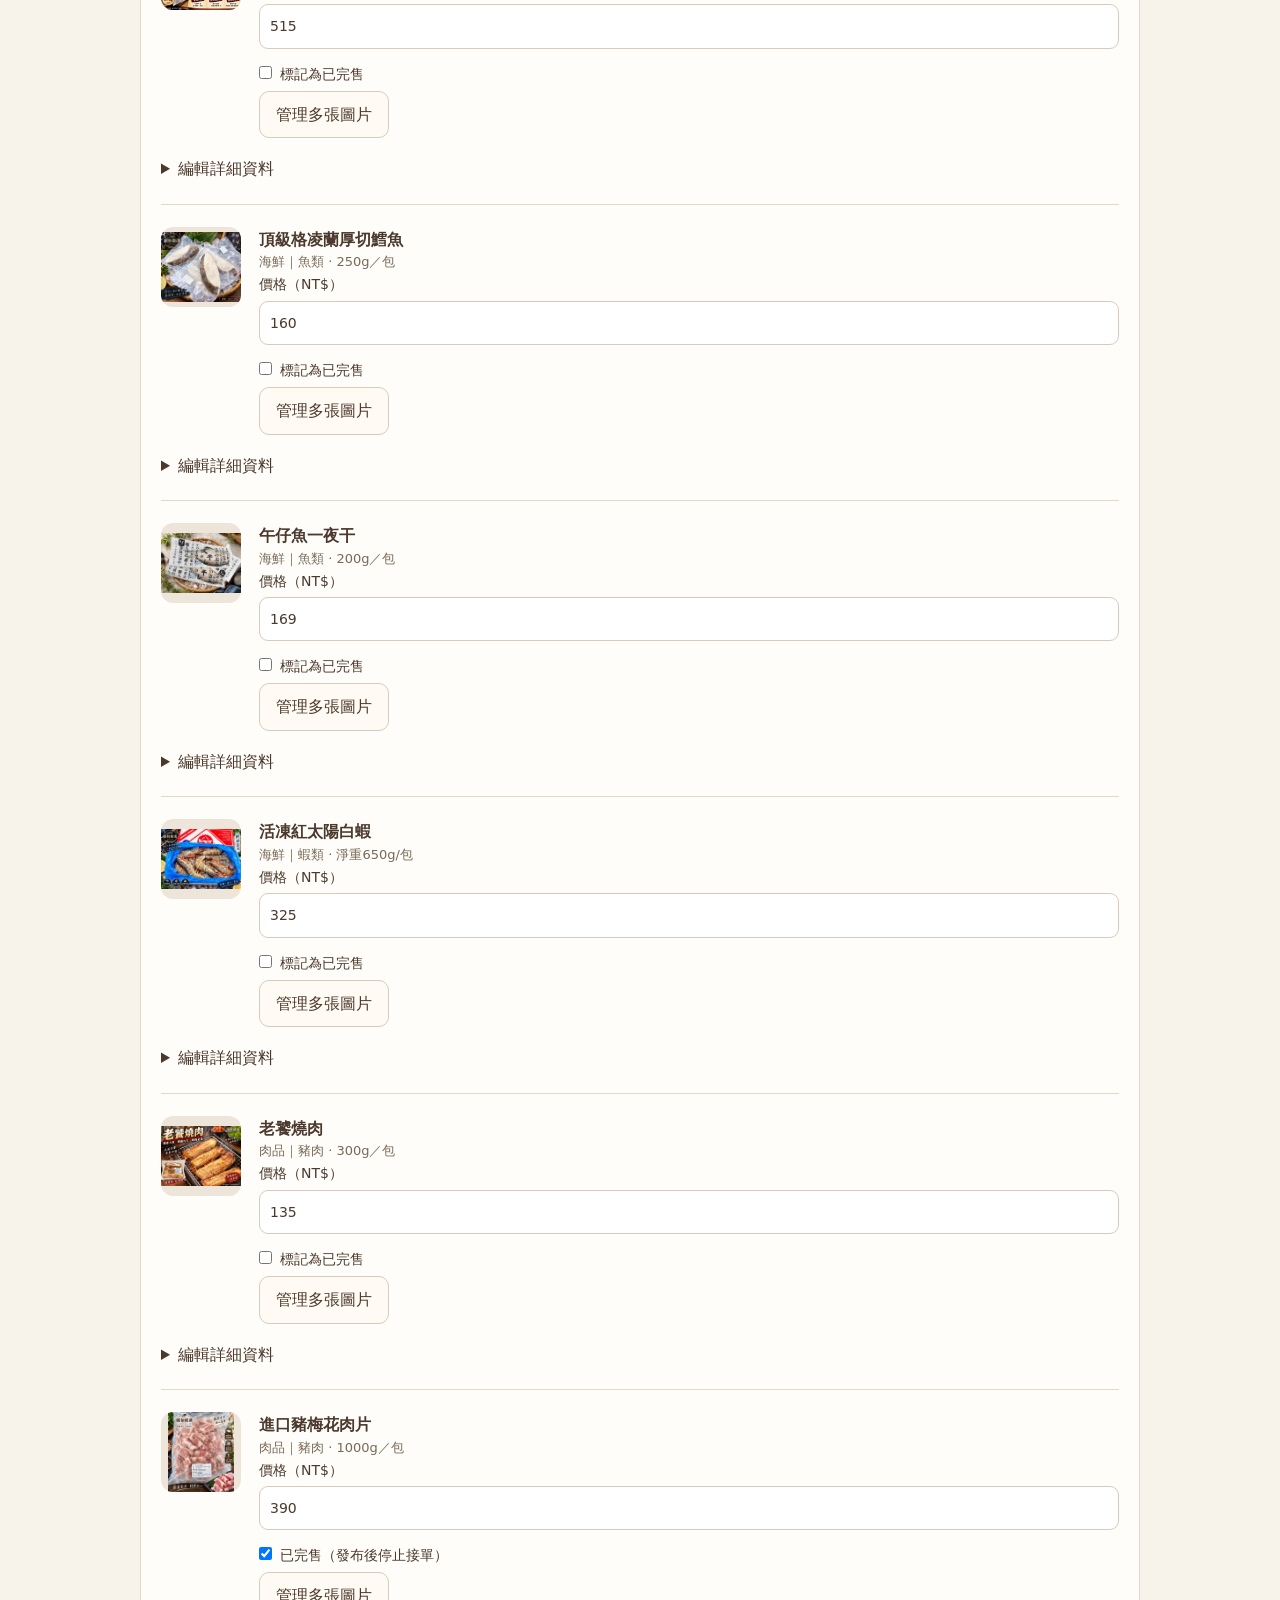
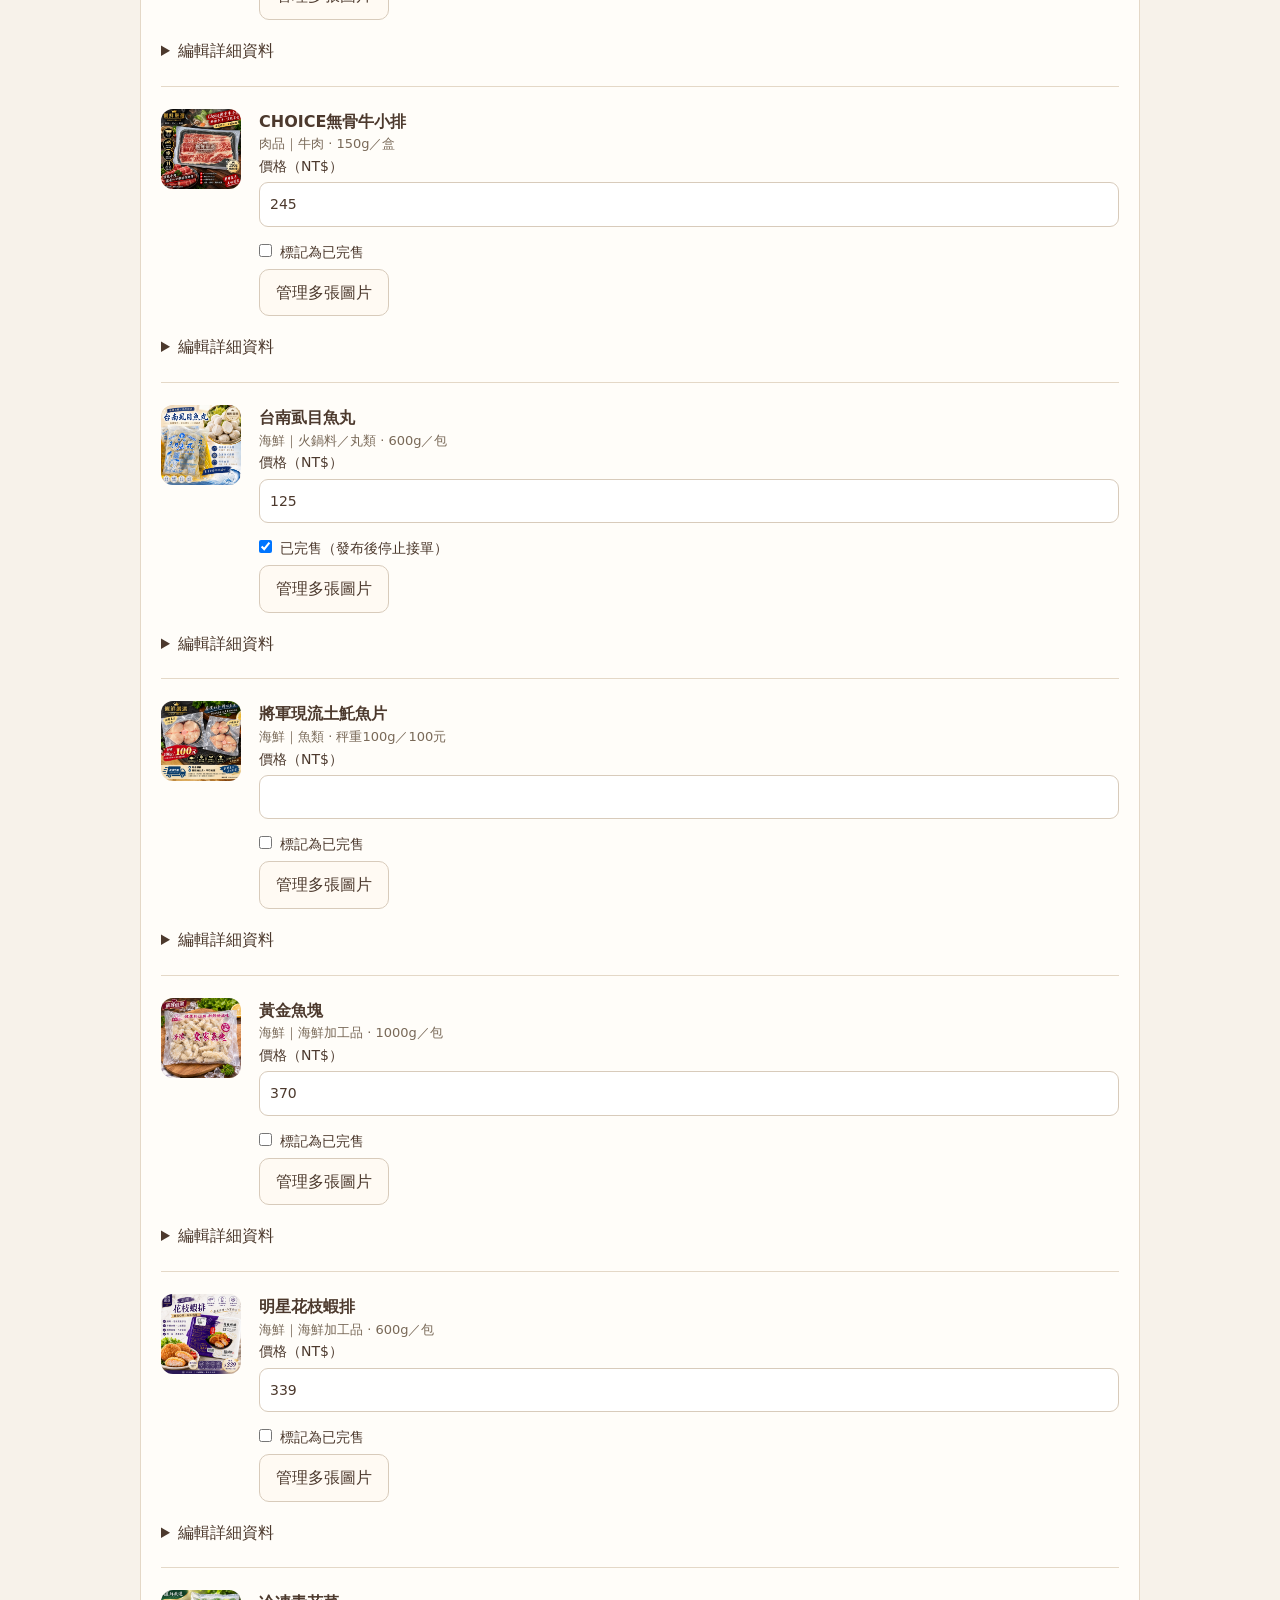
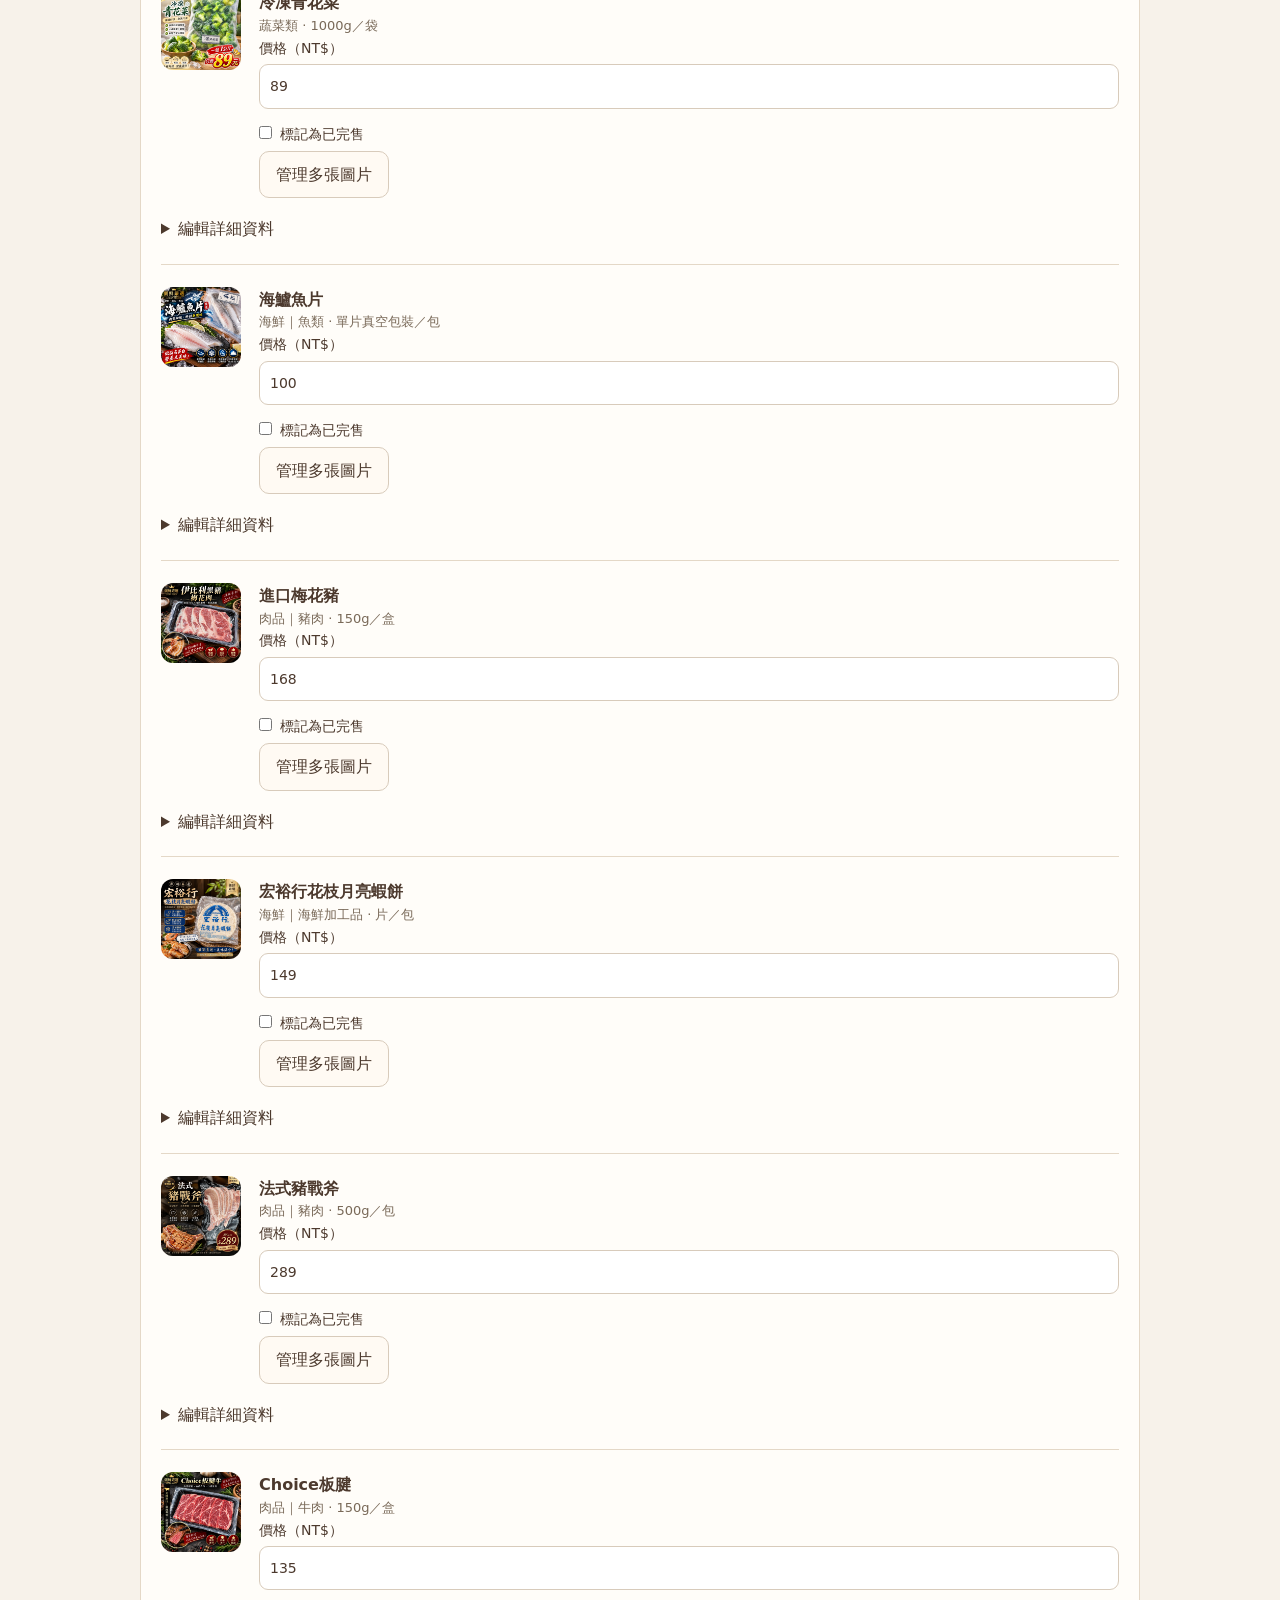
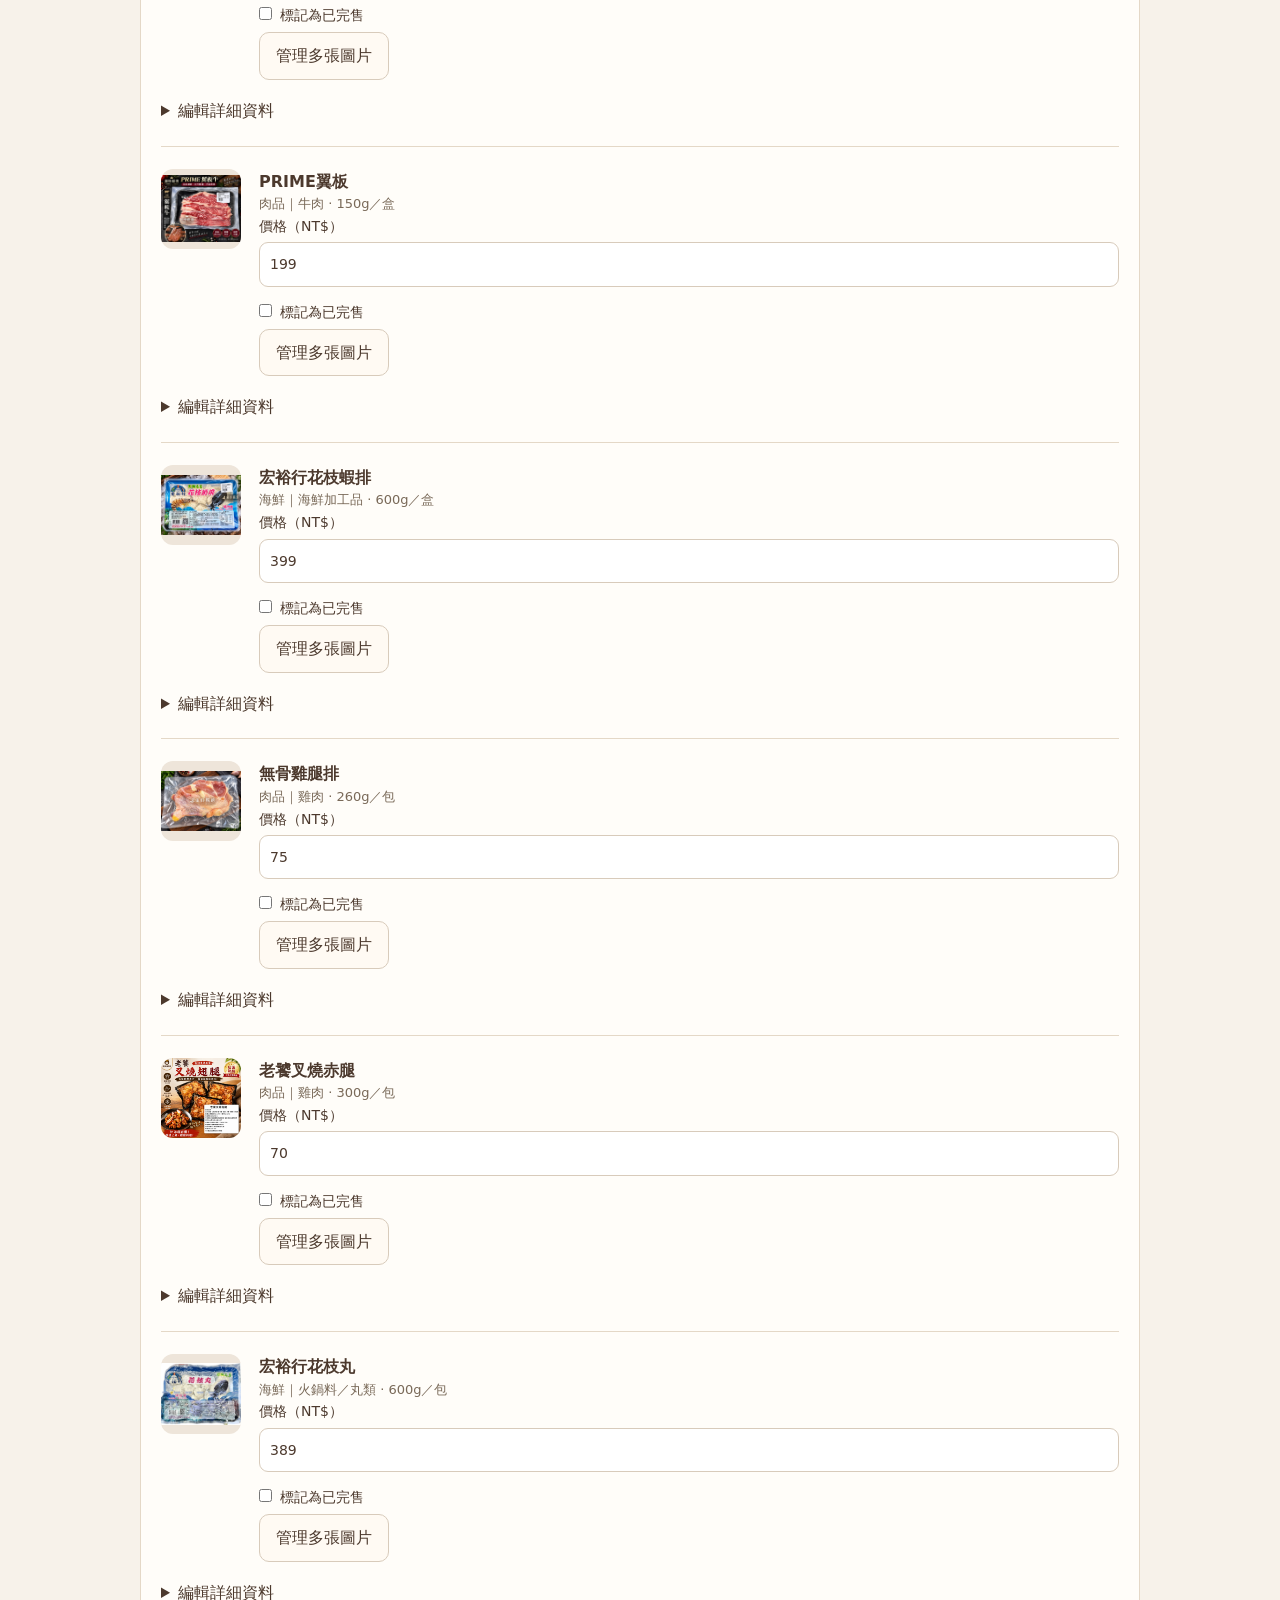
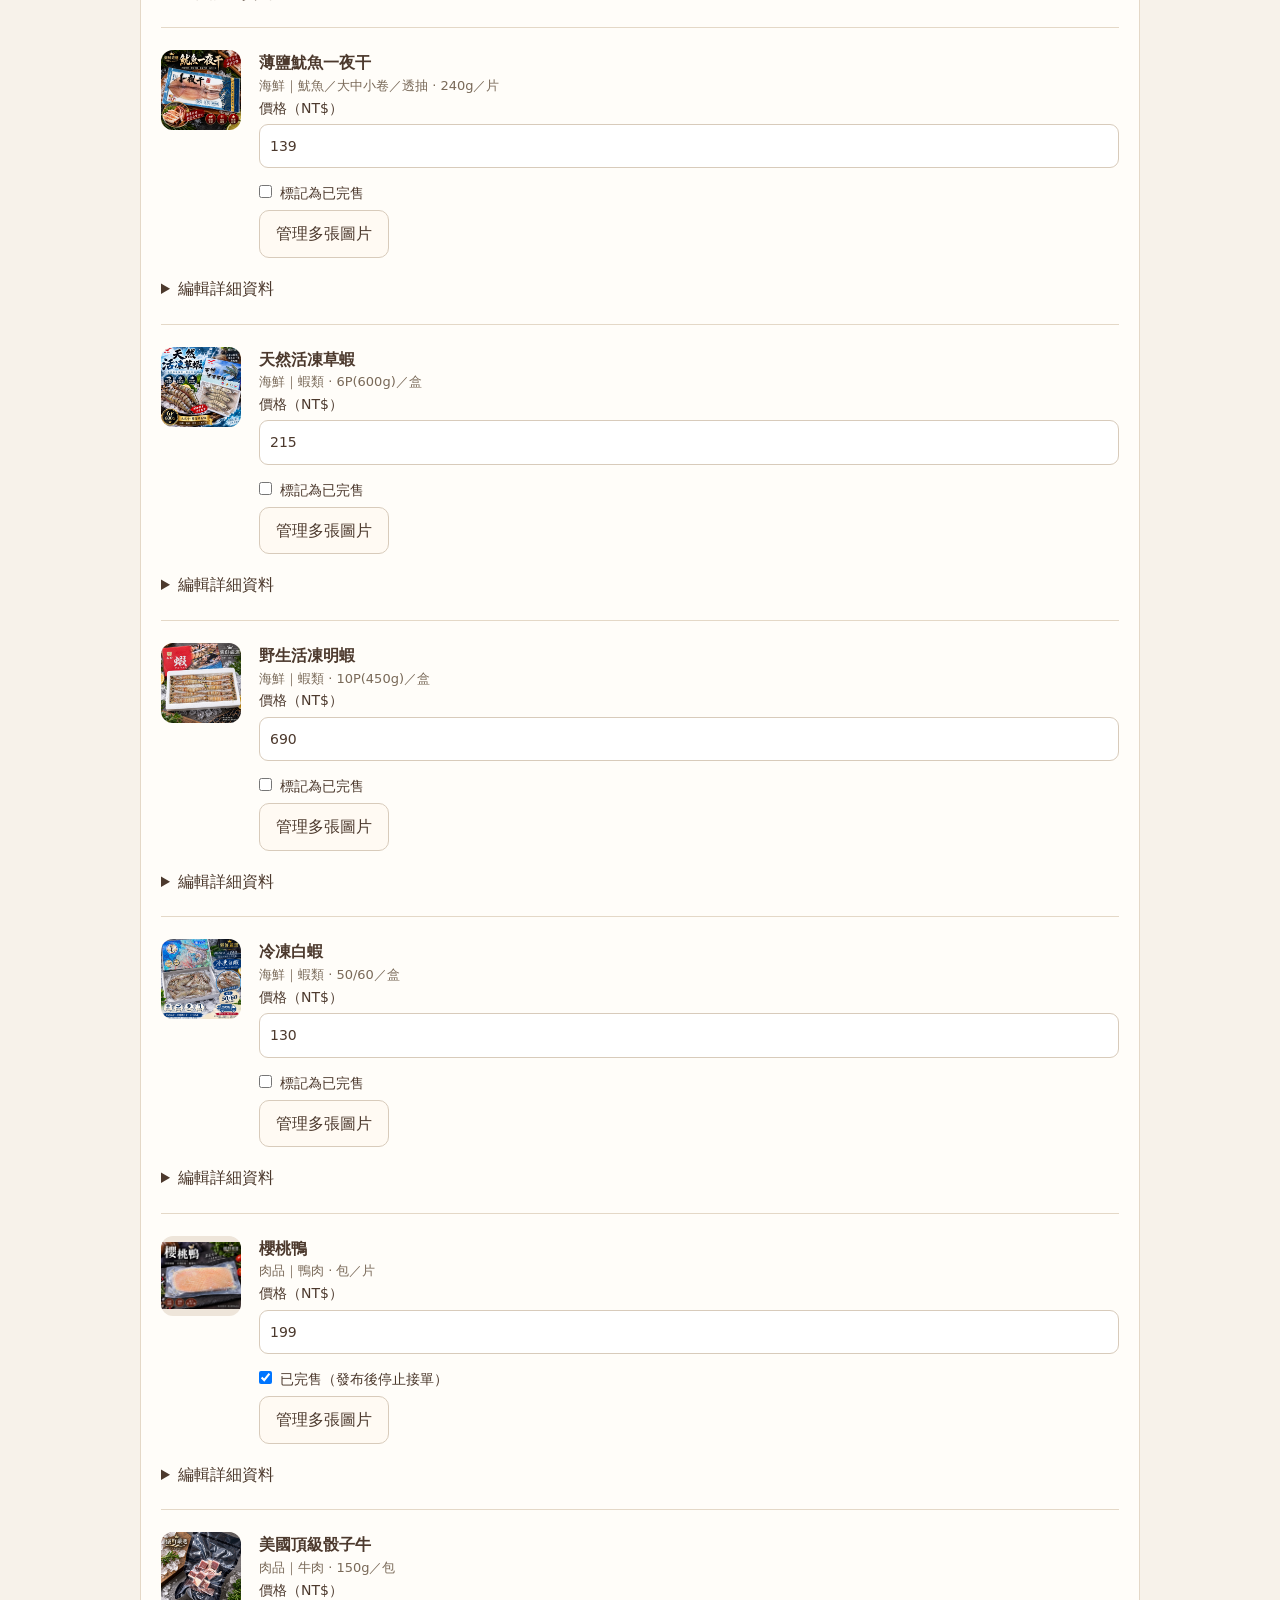
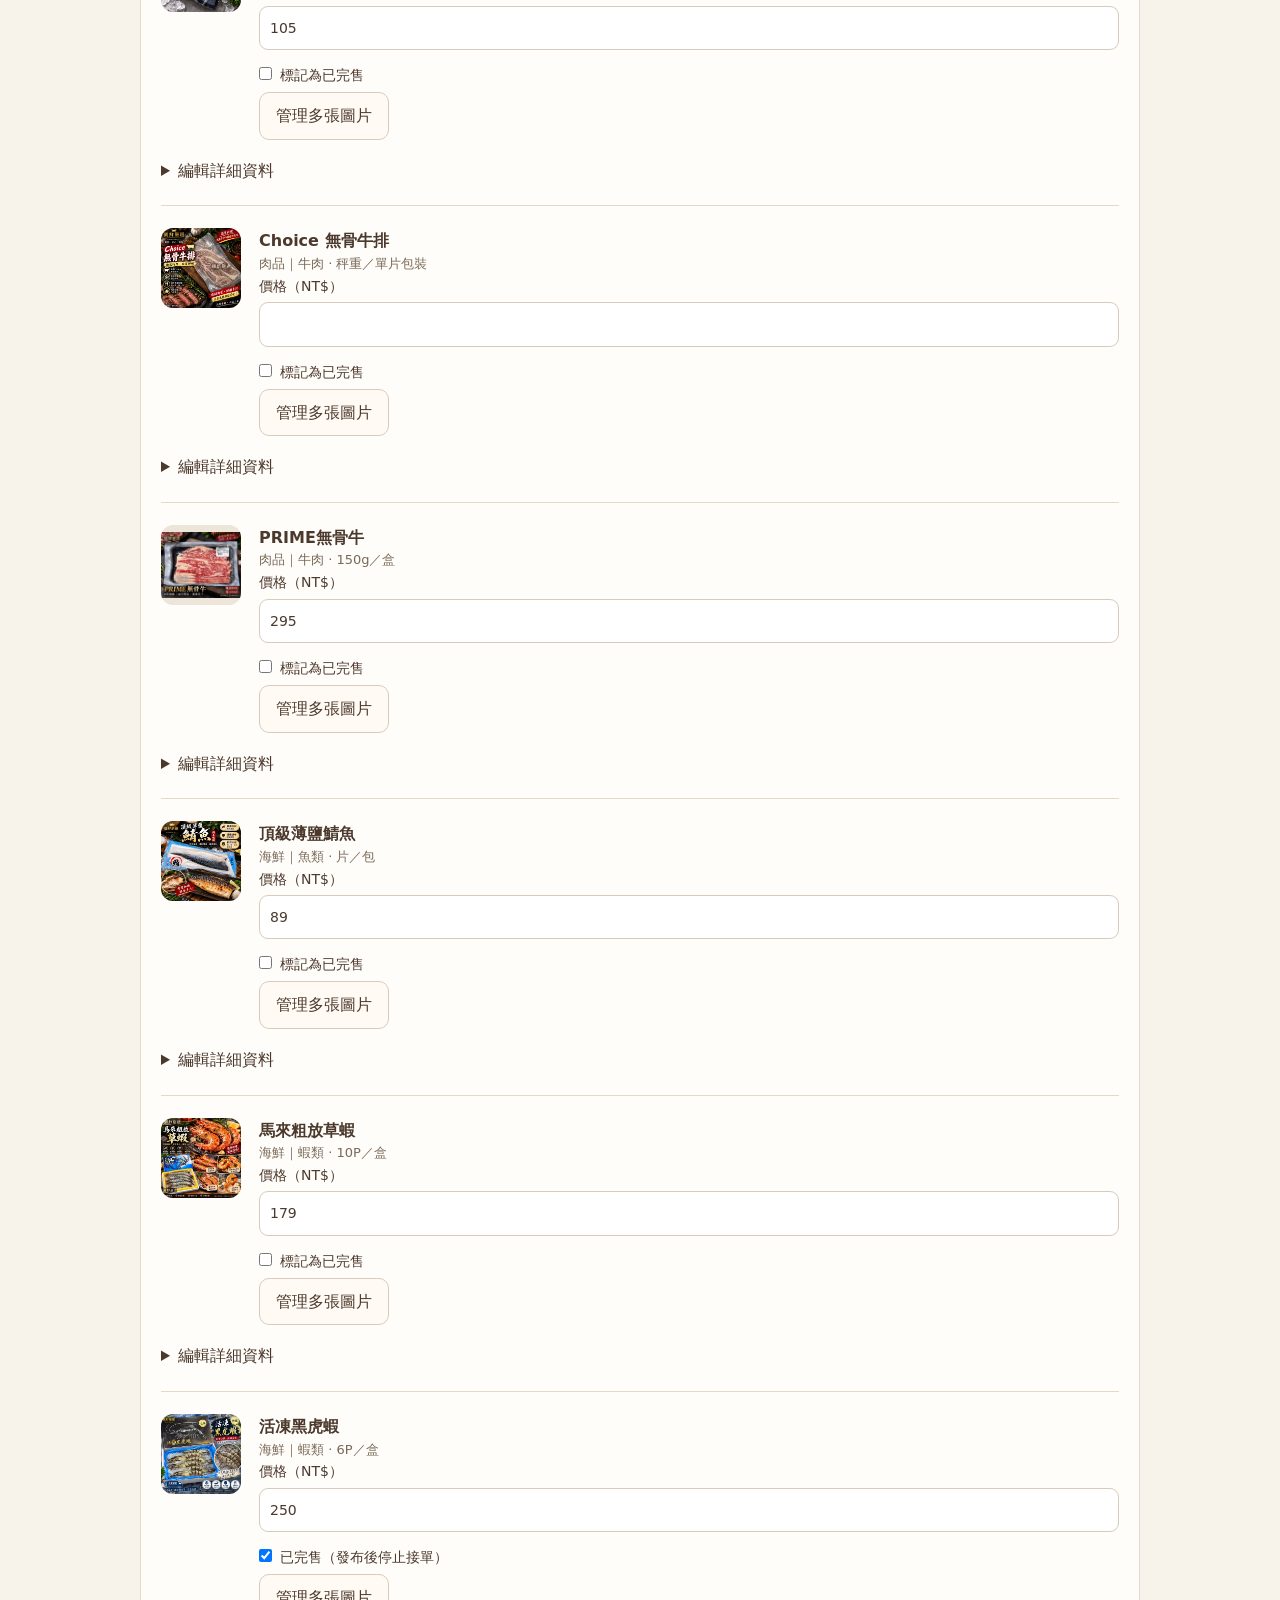
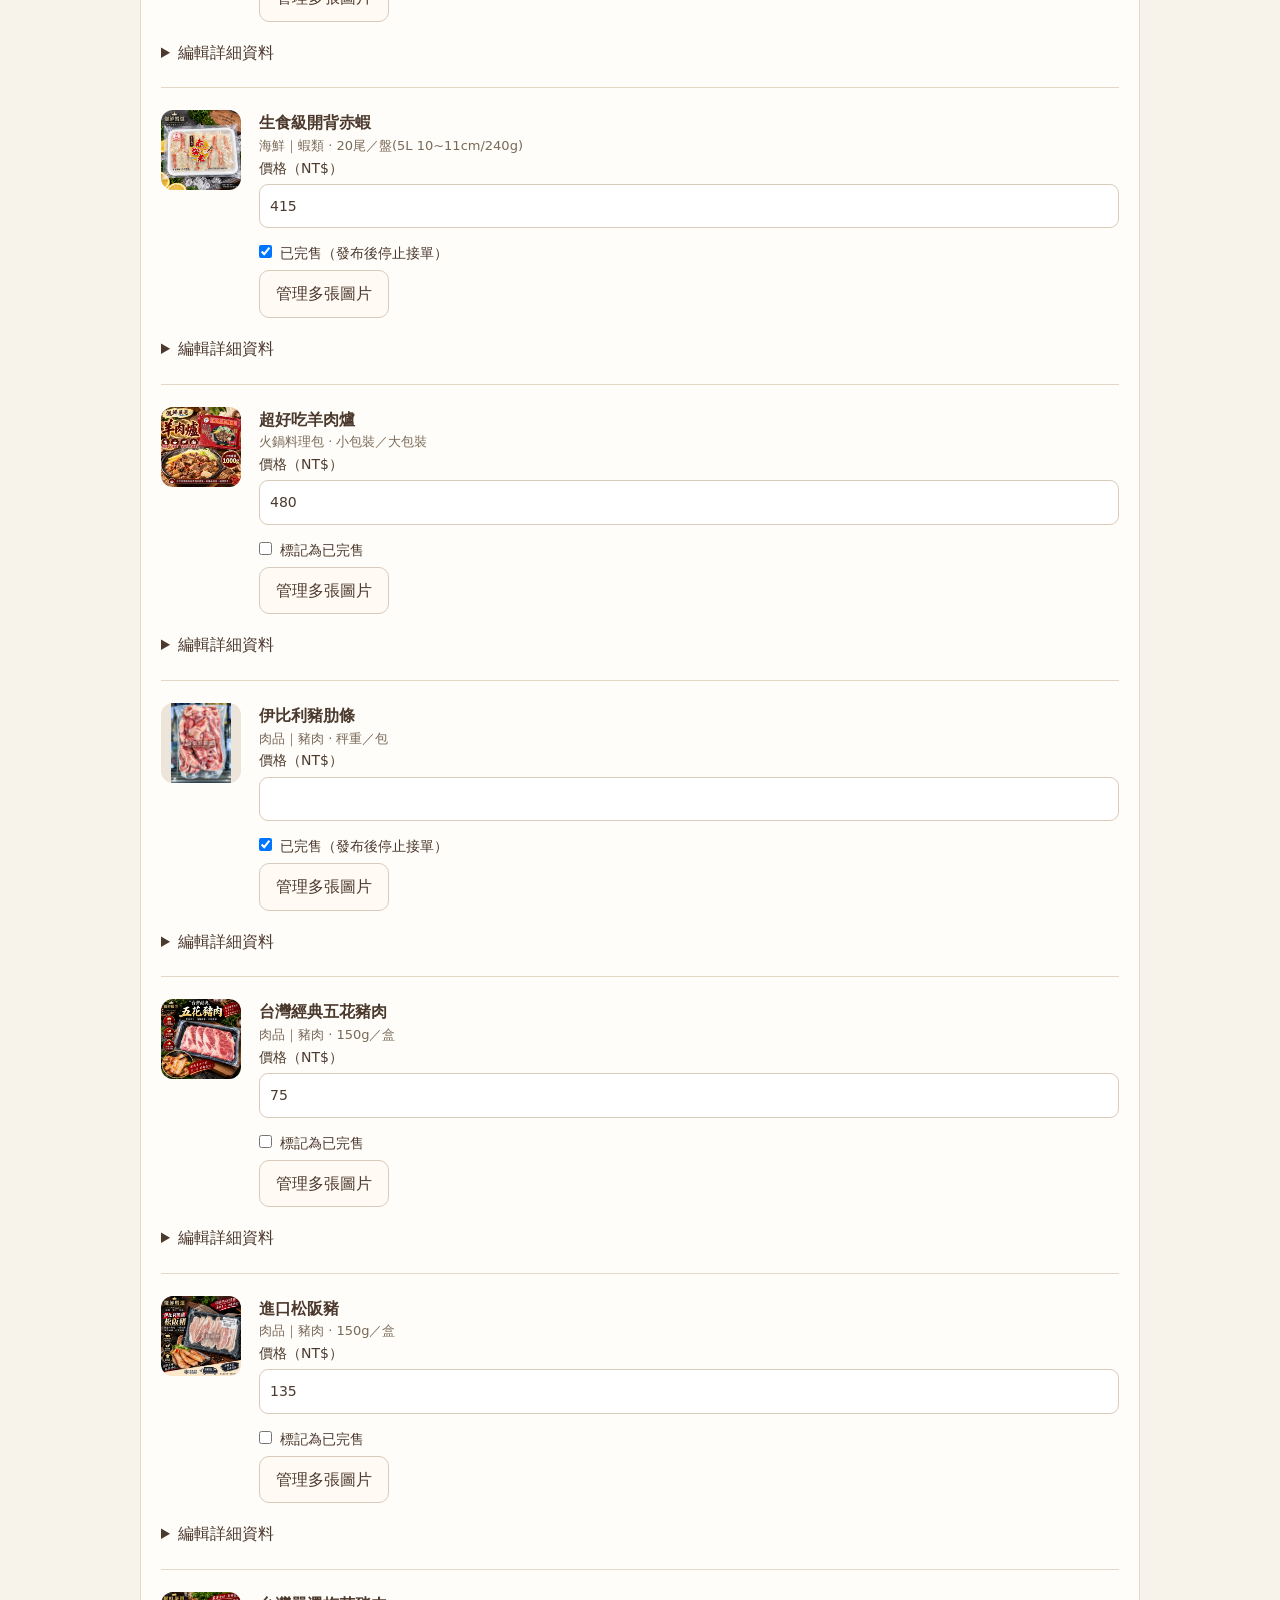
<file: admin.html>
<!doctype html>
<html lang="zh-Hant">
<head>
<meta charset="utf-8"><meta name="viewport" content="width=device-width,initial-scale=1">
<meta name="robots" content="noindex,nofollow"><title>儷鮮嚴選｜菜單管理</title>
<style>
*{box-sizing:border-box}body{margin:0;background:#f7f2ea;color:#4c392d;font-family:system-ui,-apple-system,"Noto Sans TC",sans-serif;line-height:1.6}header{background:#fffdf9;border-bottom:1px solid #e4d8c7;padding:22px max(18px,calc((100vw - 1000px)/2))}h1{font-size:25px;margin:0;letter-spacing:3px}header p{margin:4px 0;color:#796958}main{max-width:1036px;margin:auto;padding:20px 18px 60px}.box{background:#fffdf9;border:1px solid #e4d8c7;border-radius:18px;padding:20px;margin-bottom:18px}h2{font-size:19px;margin:0 0 12px}button,.link{border:1px solid #d8cbbb;border-radius:10px;padding:10px 16px;background:#fffaf3;color:#4c392d;font:inherit;cursor:pointer;text-decoration:none;display:inline-block}button:disabled{opacity:.5;cursor:wait}.primary{background:#4c392d;color:#fff}.danger{color:#943d36}button:focus-visible,a:focus-visible,input:focus-visible,select:focus-visible{outline:3px solid #a88758;outline-offset:3px}.toolbar{display:flex;gap:10px;flex-wrap:wrap;align-items:center}.note,small{color:#796958;font-size:13px}.row{display:grid;grid-template-columns:1fr 1fr;gap:14px}label{display:block;font-size:14px}input,select{display:block;width:100%;border:1px solid #d8cbbb;border-radius:9px;padding:10px;background:white;color:#4c392d;font:inherit;margin:5px 0 12px}.product{display:grid;grid-template-columns:150px 1fr;gap:18px;border-top:1px solid #e4d8c7;padding:22px 0}.photo{width:100%;aspect-ratio:1;object-fit:contain;background:#eee5da;border-radius:12px}.photo-note{aspect-ratio:1;background:#eee5da;border-radius:12px;display:grid;place-items:center;font-size:13px;color:#796958}.category{display:flex;align-items:center;gap:8px;margin-bottom:8px}.category input{margin:0;flex:1;min-width:0}.category button{white-space:nowrap}.category-order{display:flex;gap:4px}.category-order button{padding:7px 10px;min-width:42px}.category-name{flex:1;overflow-wrap:anywhere}.preview-grid{display:grid;grid-template-columns:repeat(3,minmax(0,1fr));gap:12px}.preview-card{border:1px solid #e4d8c7;border-radius:12px;padding:12px;overflow-wrap:anywhere}.preview-card strong{display:block}.preview-card img{width:100%;aspect-ratio:1;object-fit:contain}.price{color:#986d32;font-weight:700}#message{white-space:pre-line}summary{cursor:pointer}fieldset{border:0;margin:0;padding:0;min-width:0}@media(max-width:600px){.row{grid-template-columns:1fr;gap:0}.product{grid-template-columns:1fr}.product-photo{max-width:220px}.preview-grid{grid-template-columns:repeat(2,minmax(0,1fr))}.category{flex-wrap:wrap}}
[hidden]{display:none!important}.product{grid-template-columns:80px 1fr}.product>details{grid-column:1/-1}.product>details[open]{border-top:1px solid #e4d8c7;padding-top:12px}.product>details>.product-photo{max-width:180px}#product-count{font-size:14px}#message{position:sticky;top:0;background:#fff4dc;padding:12px;z-index:2}.gallery-editor{margin:20px 0;padding:16px;border:1px solid #e4d8c7;border-radius:12px}.gallery-grid{display:grid;grid-template-columns:repeat(auto-fill,minmax(160px,1fr));gap:14px}.gallery-card{min-width:0}.gallery-card button{padding:6px 10px;font-size:14px}.gallery-card img{height:150px}.gallery-editor h3{margin:0}.sort-row{display:flex;gap:10px;align-items:center;border-top:1px solid #e4d8c7;padding:10px 0;flex-wrap:wrap}.sort-title{flex:1;min-width:180px}.sort-row input{width:72px;margin:0}.sort-row button{padding:6px 10px}.sort-row label{display:flex;align-items:center;gap:6px}</style>
</head>
<body><p style="text-align:center;padding:16px"><a href="./orders-admin.html">訂單管理：登入查看訂單、核款與出貨 →</a></p>
<header><h1>儷鮮嚴選｜菜單管理</h1><p>新增分類、上傳照片、編輯商品與價格。</p><a class="link" href="./" target="_blank" rel="noopener">查看官網 ↗</a></header>
<main>
<details open><summary>搜尋商品、修改後，按「儲存並發布」</summary><p class="note">修改會自動保留草稿。按「儲存並發布」才會更新官網，不用先載入線上版本。</p>
<section class="box"><h2>官網發布</h2><div class="toolbar"><button id="publish" type="button" class="primary">儲存並發布到官網</button><a class="link" href="./" target="_blank" rel="noopener">查看官網 ↗</a></div>
<p id="connection-status" class="note"></p><details id="connection"><summary>發布連線設定（首次使用或憑證到期時）</summary><label>GitHub 連線憑證<input id="token" type="password" autocomplete="off" placeholder="貼上發布憑證"></label><p class="note">憑證僅在本頁使用，不會保存到瀏覽器或備份。本頁保持開啟時，可連續修改並發布。</p></details></section>
<p id="message" role="status">正在載入菜單…</p>
<fieldset id="editor" disabled>
<section class="box">
<h2>分類管理</h2><p class="note">使用「上移／下移」調整分類順序；儲存並發布後，官網的分類導覽與商品區塊會依此順序顯示。</p><div id="categories"></div>
<div class="toolbar"><label style="flex:1">新分類名稱<input id="new-category" placeholder="例如：節慶禮盒"></label><button id="add-category" type="button">新增分類</button></div>
<p class="note">修改分類名稱會同步更新該分類的商品。請先移走分類內的商品，再刪除分類。</p>
</section>
<section class="box"><div class="toolbar"><h2 style="flex:1">商品管理</h2><button id="sort-products" type="button">調整商品順序</button><button id="add-product" type="button">＋ 新增商品</button></div><div class="row"><label>快速搜尋商品<input id="product-search" type="search" placeholder="輸入商品名稱、規格或分類"></label><label>篩選分類<select id="category-filter"><option value="">全部分類</option></select></label></div><div class="toolbar"><button id="clear-product-search" type="button">清除搜尋</button><button id="quick-save" type="button" class="primary">儲存並發布</button><span id="product-count" role="status"></span></div><p class="note">價格留白代表請洽 LINE。搜尋不會移除商品；展開「編輯詳細資料」可修改照片、名稱與介紹。</p><section id="sort-panel" hidden><p class="note">可搜尋或篩選分類後排序。位置以目前清單為準；可直接輸入位置後按「移動」。官網仍依分類分組，各分類內依此順序顯示。完成後按「儲存並發布」。</p><div id="sort-list"></div></section><div id="products"></div></section>
<section class="box"><h2>儲存與預覽</h2><div class="toolbar"><button id="save" type="button">儲存草稿</button><button id="reload-online" type="button">載入官網版本</button><button id="preview-button" type="button">預覽菜單</button><button id="export" type="button">下載菜單備份</button><button id="restore" type="button">匯入菜單備份</button></div>
<input id="backup-file" type="file" accept=".json,application/json" hidden>
<p class="note">草稿只保存在目前瀏覽器，不會自動更新官網。下載備份可保存商品、分類與本次上傳的照片，交由協助者發布。</p>
<div id="preview" hidden></div></section>
</fieldset></details>
</main>
<script>
"use strict";
const API = "https://api.github.com/repos/w2082068-ai/lixian-website";
const $ = id => document.getElementById(id);
let autoSaveTimer, publishing=false, processingPhotos=false;
let products = [], categories = [], photos = {}, baseline = null, db, dirty = false, pendingSave = Promise.resolve();
function node(tag, text, className) { const e = document.createElement(tag); if(text !== undefined) e.textContent = text; if(className) e.className = className; return e; }
function message(text) { $("message").textContent = text; }
function button(text, action, className) { const e=node("button",text,className); e.type="button"; e.addEventListener("click",action); return e; }
function confirmAction(text){
 return new Promise(resolve=>{
  const dialog=node("dialog");dialog.style.cssText="max-width:420px;border:1px solid #d8cbbb;border-radius:16px;padding:24px;color:#4c392d;background:#fffdf9";
  const finish=value=>{dialog.close();dialog.remove();resolve(value);};
  const title=node("p",text);const actions=node("div",undefined,"toolbar");
  actions.append(button("取消",()=>finish(false)),button("確認",()=>finish(true),"primary"));dialog.append(title,actions);
  dialog.addEventListener("cancel",event=>{event.preventDefault();finish(false);});document.body.append(dialog);dialog.showModal();
 });
}
function field(label, value, change, type="text") { const wrap=node("label",label); const input=node("input"); input.type=type; input.value=value ?? ""; if(type==="number"){input.min="0";input.step="any";} input.addEventListener("input",()=>{change(input.value);dirty=true;}); wrap.append(input); return wrap; }
function snapshot(){return {version:1,products,categories,photos,baseline};}
function valid(state) {
 return state && state.version===1 && Array.isArray(state.categories) && state.categories.every(c=>typeof c==="string" && c.trim() && c!=="全部") &&
 new Set(state.categories).size===state.categories.length && Array.isArray(state.products) &&
 state.products.every(p=>p && typeof p.id==="string" && typeof p.name==="string" && typeof p.category==="string" && (p.image==null || typeof p.image==="string")) &&
 new Set(state.products.map(p=>p.id)).size===state.products.length;
}
async function blobHash(text){
 const bytes=new TextEncoder().encode(text);const prefix=new TextEncoder().encode("blob "+bytes.length+"\0");const input=new Uint8Array(prefix.length+bytes.length);input.set(prefix);input.set(bytes,prefix.length);
 return Array.from(new Uint8Array(await crypto.subtle.digest("SHA-1",input)),x=>x.toString(16).padStart(2,"0")).join("");
}
function openDB(){return new Promise((resolve,reject)=>{const request=indexedDB.open("lixian-menu-manager",1);request.onupgradeneeded=()=>request.result.createObjectStore("drafts");request.onsuccess=()=>resolve(request.result);request.onerror=()=>reject(request.error);});}
function readDraft(){return new Promise((resolve,reject)=>{const tx=db.transaction("drafts");const request=tx.objectStore("drafts").get("current");request.onsuccess=()=>resolve(request.result);request.onerror=()=>reject(request.error);});}
function saveDraft(quiet=false){
 const value=structuredClone(snapshot());
 pendingSave=pendingSave.catch(()=>{}).then(()=>new Promise((resolve,reject)=>{if(!db)return reject(new Error("此瀏覽器無法保存草稿，請下載菜單備份。"));const tx=db.transaction("drafts","readwrite");tx.objectStore("drafts").put(value,"current");tx.oncomplete=resolve;tx.onerror=()=>reject(tx.error);tx.onabort=()=>reject(tx.error);}));
 return pendingSave.then(()=>{dirty=JSON.stringify(snapshot())!==JSON.stringify(value);if(!quiet)message("草稿已儲存；按「儲存並發布」才會更新官網。");}).catch(e=>{message(e.message || "草稿儲存失敗，請下載菜單備份。");});
}
function renderCategories(){
 $("categories").replaceChildren();
 categories.forEach((category,index)=>{
  const row=node("div",undefined,"category");
  const input=node("input");input.value=category;input.setAttribute("aria-label","分類名稱 "+category);
  const order=node("div",undefined,"category-order"); const up=button("↑",()=>moveCategory(index,-1));up.setAttribute("aria-label","上移分類 "+category);up.title="上移";up.disabled=index===0; const down=button("↓",()=>moveCategory(index,1));down.setAttribute("aria-label","下移分類 "+category);down.title="下移";down.disabled=index===categories.length-1;order.append(up,down); row.append(input,order,button("更名",()=>{
   const name=input.value.trim();if(!name || name==="全部")return message("請輸入分類名稱，且不可使用「全部」。");
   if(name!==category && categories.includes(name))return message("此分類名稱已存在。");
   categories[index]=name;products.forEach(p=>{if(p.category===category)p.category=name;});dirty=true;render();saveDraft();
  }),button("刪除",()=>{
   if(products.some(p=>p.category===category))return message("此分類仍有商品，請先修改商品分類或刪除商品。");
   categories.splice(index,1);dirty=true;render();saveDraft();
  },"danger"));$("categories").append(row);
 });
}
function moveCategory(index,offset){ const target=index+offset;if(target<0||target>=categories.length)return; const [category]=categories.splice(index,1);categories.splice(target,0,category); dirty=true;renderCategories();saveDraft(); }
function showPhoto(container,p){
 container.replaceChildren();const src=photoSource(p.image);
 if(src){const img=node("img");img.className="photo";img.alt=p.name || "商品照片";img.src=src;img.addEventListener("error",()=>container.replaceChildren(node("div","商品照片準備中","photo-note")),{once:true});container.append(img);}
 else container.append(node("div","商品照片準備中","photo-note"));
}
function productPhotoPaths(p){return [p.image,...(Array.isArray(p.images)?p.images:[])].filter(Boolean);}
function pendingPhotos(list=products){
 const paths=new Set(list.flatMap(productPhotoPaths));
 return [...new Map(Object.values(photos).filter(photo=>photo&&paths.has(photo.path)).map(photo=>[photo.path,photo])).values()];
}
function photoSource(path){return Object.values(photos).find(photo=>photo?.path===path)?.data||path;}
function prunePhotos(){const paths=new Set(products.flatMap(productPhotoPaths));for(const [key,photo] of Object.entries(photos))if(!paths.has(photo?.path))delete photos[key];}
async function preparePhoto(file){
 if(!["image/jpeg","image/png","image/webp"].includes(file.type))throw new Error(file.name+"：請選擇 JPG、PNG 或 WebP 照片。");
 if(file.size>10*1024*1024)throw new Error(file.name+"：每張照片請小於 10 MB。");
 const bitmap=await createImageBitmap(file);
 try{
  const scale=Math.min(1,1600/Math.max(bitmap.width,bitmap.height)),canvas=document.createElement("canvas");
  canvas.width=Math.max(1,Math.round(bitmap.width*scale));canvas.height=Math.max(1,Math.round(bitmap.height*scale));
  const ctx=canvas.getContext("2d");ctx.fillStyle="#fffdf9";ctx.fillRect(0,0,canvas.width,canvas.height);ctx.drawImage(bitmap,0,0,canvas.width,canvas.height);
  return {path:"images/"+crypto.randomUUID()+".jpg",data:canvas.toDataURL("image/jpeg",.88)};
 }finally{bitmap.close();}
}
async function addPhotos(files,p,refresh,cover=false){
 if(processingPhotos||publishing)return;
 const selected=Array.from(files||[]);if(!selected.length)return;
 processingPhotos=true;clearTimeout(autoSaveTimer);$("editor").disabled=true;$("publish").disabled=true;
 let added=0,error;
 try{
  for(const file of selected){
   message("正在處理圖片 "+(added+1)+" / "+selected.length+"…");
   const photo=await preparePhoto(file);
   if(!products.includes(p))break;
   photos[photo.path]=photo;
   if(cover)p.image=photo.path;else p.images=[...(p.images||[]),photo.path];
   added++;dirty=true;
  }
 }catch(e){error=e;}
 finally{
  prunePhotos();refresh();if(added)await saveDraft(true);
  processingPhotos=false;$("editor").disabled=false;$("publish").disabled=false;
  message((added?"已加入 "+added+" 張圖片，請按「儲存並發布」更新官網。":"")+(error?" "+error.message:""));
 }
}
function galleryEditor(p){
 const section=node("section",undefined,"gallery-editor"),list=node("div",undefined,"gallery-grid");
 const upload=node("label","新增其他圖片（可一次選多張）"),input=node("input");input.type="file";input.multiple=true;input.accept="image/jpeg,image/png,image/webp";
 const refresh=()=>{
  list.replaceChildren();
  if(!p.images?.length)list.append(node("p","尚未新增其他圖片。","note"));
  (p.images||[]).forEach((path,index)=>{
   const card=node("div",undefined,"gallery-card"),img=node("img");img.src=photoSource(path);img.alt=(p.name||"商品")+" 圖片 "+(index+1);img.className="photo";
   const actions=node("div",undefined,"toolbar");
   const move=offset=>{const next=index+offset;if(next<0||next>=p.images.length)return;[p.images[index],p.images[next]]=[p.images[next],p.images[index]];dirty=true;refresh();saveDraft();};
   const up=button("往前",()=>move(-1)),down=button("往後",()=>move(1));up.disabled=index===0;down.disabled=index===p.images.length-1;
   actions.append(up,down,button("移除",()=>{p.images.splice(index,1);prunePhotos();dirty=true;refresh();saveDraft();},"danger"));
   card.append(img,node("div","圖片 "+(index+1)),actions);list.append(card);
  });
 };
 input.addEventListener("change",async()=>{await addPhotos(input.files,p,refresh);input.value="";});upload.append(input);
 section.append(node("h3","商品多張圖片"),node("p","封面會先顯示，其他圖片依下方順序顯示。每張限 10 MB，可選 JPG、PNG、WebP。","note"),upload,list);refresh();return section;
}
function validateOptions(p){
 if(p.options==null)return;
 if(!Array.isArray(p.options))throw new Error("商品「"+p.name+"」的選項格式不正確。");
 const names=new Set(),ids=new Set();
 for(const option of p.options){
  if(!option||typeof option.name!=="string"||!option.name.trim())throw new Error("商品「"+p.name+"」有未填名稱的選項，請填寫或移除該列。");
  const name=option.name.trim(),price=String(option.price??"").trim();
  if(name.length>80||names.has(name))throw new Error("商品「"+p.name+"」的選項名稱不可重複，且限 80 字。");
  if(typeof option.id!=="string"||!option.id||ids.has(option.id))throw new Error("商品選項代號異常，請移除後重新新增。");
  if(price!==""&&(!/^\d+(\.\d{1,2})?$/.test(price)||Number(price)<=0||!Number.isSafeInteger(Math.round(Number(price)*100))))throw new Error("商品「"+p.name+"」的選項價格請填大於 0 的金額（最多兩位小數），或留白沿用商品價格。");
  names.add(name);ids.add(option.id);
 }
}
function optionsEditor(p){
 const section=node("section",undefined,"gallery-editor"),list=node("div");
 function draw(){
  list.replaceChildren();
  if(!p.options?.length)list.append(node("p","尚未設定選項；需要時按下方「新增選項」，不需要就保持空白。","note"));
  (p.options||[]).forEach((option,index)=>{
   const row=node("div",undefined,"row");
   const name=field("選項名稱",option.name,v=>option.name=v);name.querySelector("input").placeholder="例如：原味、黑胡椒、大份";name.querySelector("input").maxLength=80;
   const price=field("此選項售價（NT$）",option.price,v=>option.price=v,"number");price.querySelector("input").placeholder="留白沿用商品原價";price.querySelector("input").min="0.01";price.querySelector("input").step="0.01";
   const item=node("div");item.style.cssText="padding:12px 0;border-bottom:1px solid #e4d8c7";row.append(name,price);
   item.append(row,button("移除此選項",()=>{p.options.splice(index,1);dirty=true;draw();saveDraft();},"danger"));list.append(item);
  });
 }
 section.append(node("h3","商品選項／口味"),node("p","可自行新增多筆名稱與售價。價格填的是此選項的完整單價，不是加價；留白沿用商品原價。發布後，客人可選擇選項加入購物車；訂單會記錄選项與單價。","note"),list,button("＋ 新增選項",()=>{if(!Array.isArray(p.options))p.options=[];p.options.push({id:crypto.randomUUID(),name:"",price:""});dirty=true;draw();saveDraft();list.lastElementChild.querySelector("input").focus();}));
 draw();return section;
}

function matchesProduct(p,query,category){return (!category||p.category===category)&&query.trim().toLocaleLowerCase().split(/\s+/).filter(Boolean).every(word=>[p.name,p.category,p.spec].join(" ").toLocaleLowerCase().includes(word));}
function filterProducts(){renderSortList();const q=$("product-search").value,c=$("category-filter").value;let count=0;Array.from($("products").children).forEach((article,index)=>{const visible=products[index]?matchesProduct(products[index],q,c):false;article.hidden=!visible;if(visible)count++;});$("product-count").textContent="顯示 "+count+" / "+products.length+" 項商品"+(count?"":"，請試試其他關鍵字");}

function moveProductInList(product,position,list){
 const target=Number(position)-1;
 if(!Number.isInteger(target)||target<0||target>=list.length){message("位置請填 1～"+list.length+" 的整數。");return;}
 const from=list.indexOf(product);if(from<0||from===target)return;
 const reordered=list.slice();reordered.splice(from,1);reordered.splice(target,0,product);
 const selected=new Set(list);let i=0;products=products.map(p=>selected.has(p)?reordered[i++]:p);
 dirty=true;renderProducts();saveDraft();
}
function renderSortList(){
 if($("sort-panel").hidden)return;
 const list=products.filter(p=>matchesProduct(p,$("product-search").value,$("category-filter").value));
 $("sort-list").replaceChildren();
 if(!list.length)$("sort-list").append(node("p","沒有符合搜尋的商品。"));
 list.forEach((p,index)=>{
  const row=node("div",undefined,"sort-row"),title=node("div",undefined,"sort-title");
  title.append(node("strong",(index+1)+". "+(p.name||"未命名商品")),node("div",p.category,"note"));
  const up=button("↑ 往前",()=>moveProductInList(p,index,list)),down=button("↓ 往後",()=>moveProductInList(p,index+2,list));
  up.disabled=index===0;down.disabled=index===list.length-1;
  const label=node("label","移到"),position=node("input");position.type="number";position.min="1";position.max=String(list.length);position.step="1";position.value=String(index+1);position.setAttribute("aria-label",p.name+" 的位置");label.append(position);
  row.append(title,up,down,label,button("移動",()=>moveProductInList(p,position.value,list)),button("置頂",()=>moveProductInList(p,1,list)));
  $("sort-list").append(row);
 });
}
$("sort-products").addEventListener("click",()=>{
 const open=$("sort-panel").hidden;$("sort-panel").hidden=!open;$("products").hidden=open;
 $("sort-products").textContent=open?"返回商品編輯":"調整商品順序";renderSortList();
});

function renderProducts(){
 const selected=$("category-filter").value;$("category-filter").replaceChildren();const all=node("option","全部分類");all.value="";$("category-filter").append(all);categories.forEach(c=>{const opt=node("option",c);opt.value=c;$("category-filter").append(opt)});$("category-filter").value=categories.includes(selected)?selected:"";
 $("products").replaceChildren();
 if(!products.length)$("products").append(node("p","還沒有商品，按「新增商品」開始。"));
 products.forEach(p=>{
  const article=node("article",undefined,"product");const left=node("div",undefined,"product-photo");const photo=node("div");showPhoto(photo,p);left.append(photo);
  const upload=node("label","上傳商品封面");const input=node("input");input.type="file";input.accept="image/jpeg,image/png,image/webp";input.addEventListener("change",async()=>{await addPhotos(input.files,p,()=>{showPhoto(photo,p);showPhoto(thumb,p);},true);input.value="";});upload.append(input);left.append(upload,button("移除照片",()=>{p.image="";prunePhotos();dirty=true;showPhoto(photo,p);showPhoto(thumb,p);saveDraft();}));
  const right=node("div");right.append(field("商品名稱",p.name,v=>p.name=v));
  const row=node("div",undefined,"row");const label=node("label","分類");const select=node("select");
  categories.forEach(c=>{const option=node("option",c);option.value=c;select.append(option);});select.value=p.category;
  select.addEventListener("change",()=>{p.category=select.value;dirty=true;});label.append(select);
  row.append(label,field("價格（NT$，留白代表請洽 LINE）",p.price,v=>p.price=v,"number"));right.append(row,field("規格",p.spec,v=>p.spec=v));
  const intro=node("label","商品詳細介紹");const textarea=node("textarea");textarea.value=p.description||"";textarea.rows=6;textarea.style.cssText="width:100%;font:inherit;padding:10px;border:1px solid #d8cbbb;border-radius:9px";textarea.addEventListener("input",()=>{p.description=textarea.value;dirty=true;});intro.append(textarea);right.append(intro);
  right.append(button("刪除商品",async()=>{if(!await confirmAction("確定刪除「"+(p.name||"未命名商品")+"」？"))return;products=products.filter(item=>item.id!==p.id);prunePhotos();dirty=true;renderProducts();saveDraft();},"danger"));
  const compact=node("div");const title=node("strong",p.name||"未命名商品");compact.append(title,node("div",p.category+" · "+(p.spec||""),"note"));const priceField=field("價格（NT$）",p.price,v=>{p.price=v;const other=right.querySelector('input[type="number"]');if(other)other.value=v;},"number");compact.append(priceField);const availability=node("label");const sold=node("input");sold.type="checkbox";sold.checked=p.sold_out===true;sold.style.cssText="display:inline;width:auto;margin-right:8px";const availabilityText=node("span",sold.checked?"已完售（發布後停止接單）":"標記為已完售");sold.addEventListener("change",()=>{p.sold_out=sold.checked;availabilityText.textContent=sold.checked?"已完售（發布後停止接單）":"標記為已完售";dirty=true;saveDraft();});availability.append(sold,availabilityText);compact.append(availability);const detail=node("details");detail.append(node("summary","編輯詳細資料"),left,galleryEditor(p),optionsEditor(p),right);compact.append(button("管理多張圖片",()=>{detail.open=true;detail.querySelector(".gallery-editor").scrollIntoView({behavior:"smooth",block:"center"});}));detail.addEventListener("toggle",()=>{if(!detail.open){title.textContent=p.name||"未命名商品";priceField.querySelector("input").value=p.price??"";filterProducts();}});const thumb=node("div");showPhoto(thumb,p);thumb.style.width="80px";article.append(thumb,compact,detail);$("products").append(article);
 });
 filterProducts();
}
function render(){renderCategories();renderProducts();$("preview").hidden=true;}
function preview(){
 const box=$("preview");box.replaceChildren(node("h2","菜單草稿預覽"));
 categories.forEach(c=>{const items=products.filter(p=>p.category===c);box.append(node("h3",c));if(!items.length){box.append(node("p","此分類目前沒有商品。","note"));return;}
 const grid=node("div",undefined,"preview-grid");items.forEach(p=>{const card=node("article",undefined,"preview-card");const photo=node("div");showPhoto(photo,p);const raw=String(p.price??"").trim(),price=Number(raw);card.append(photo,node("strong",p.name||"未命名商品"),node("div",p.spec||""),node("div",raw!=="" && Number.isFinite(price) && price>=0?"NT$ "+price.toLocaleString("zh-TW"):"價格請洽 LINE","price"));grid.append(card);});box.append(grid);});
 box.hidden=false;box.scrollIntoView({behavior:"smooth",block:"start"});
}
function validatePublish(){
 products.forEach(validateOptions);
 for(const photo of pendingPhotos())if(!/^images[/][a-zA-Z0-9-]+[.]jpg$/.test(photo.path)||!/^data:image[/]jpeg;base64,[A-Za-z0-9+/=]+$/.test(photo.data))throw new Error("照片資料異常，請重新上傳商品照片。");
 if(!valid(snapshot()))throw new Error("菜單資料不完整，請檢查商品與分類。");
 for(const p of products){
  if(p.images!=null && (!Array.isArray(p.images)||p.images.some(path=>typeof path!=="string"||!path.trim())))throw new Error("商品圖片資料異常，請檢查多張圖片。");
  if(!p.name.trim() || !categories.includes(p.category))throw new Error("請為每項商品填寫名稱並選擇分類。");
  const raw=String(p.price??"").trim();if(raw!=="" && (!Number.isFinite(Number(raw)) || Number(raw)<0))throw new Error("價格請填入零或正數；未確認價格請留白。");
 }
}
async function api(path,method="GET",body){
 const response=await fetch(API+path,{method,headers:{Accept:"application/vnd.github+json",Authorization:"Bearer "+$("token").value.trim(),"Content-Type":"application/json"},...(body?{body:JSON.stringify(body)}:{})});
 if(!response.ok)throw new Error(response.status===401 || response.status===403?"發布連線未授權或權限不足，草稿仍保留。":"GitHub 發布失敗（"+response.status+"），草稿仍保留。");
 return response.json();
}

function connectionStatus(){ $("connection-status").textContent=$("token").value.trim()?"發布連線已填入，本頁可直接儲存並發布。":"請展開連線設定貼上憑證；本頁保持開啟時只需填一次。"; }
$("token").addEventListener("input",connectionStatus);connectionStatus();
function same(a,b){return JSON.stringify(a)===JSON.stringify(b);}
function mergeMenu(base,draft,live){
 const key=p=>p.pageId||p.id;const bm=new Map(base.map(p=>[key(p),p])),dm=new Map(draft.map(p=>[key(p),p]));const out=[];
 const meaningful=p=>Object.fromEntries(Object.entries(p).filter(([k])=>k!=="id"));
 for(const p of live){const k=key(p),b=bm.get(k),d=dm.get(k);dm.delete(k);
  if(!b){if(d&&!same(meaningful(d),meaningful(p)))throw new Error("商品「"+p.name+"」在另一處也有修改。草稿已保留，請下載備份交由協助者整合。");out.push(p);continue;}
  if(!d){if(!same(meaningful(b),meaningful(p)))throw new Error("要刪除的商品「"+p.name+"」在線上也有修改。草稿已保留，請先確認。");continue;}
  const n={...p};for(const field of new Set([...Object.keys(b),...Object.keys(d)])){if(field==="id")continue;if(!same(b[field],d[field])){if(!same(b[field],p[field])&&!same(d[field],p[field]))throw new Error("商品「"+p.name+"」的同一欄位有不同修改，尚未發布。請下載備份交由協助者整合。");if(d[field]===undefined)delete n[field];else n[field]=d[field];}}out.push(n);
 }
 for(const [k,d] of dm){const b=bm.get(k);if(!b)out.push(d);else if(!same(meaningful(b),meaningful(d)))throw new Error("商品「"+d.name+"」已在線上刪除，草稿仍保留修改，請先確認。");}
 const common=new Set(base.map(key).filter(k=>draft.some(p=>key(p)===k)&&live.some(p=>key(p)===k)));
 const order=list=>list.map(key).filter(k=>common.has(k));
 const before=order(base),local=order(draft),remote=order(live);
 if(!same(before,local)){
  if(!same(before,remote)&&!same(local,remote))throw new Error("商品順序在另一處也有調整，草稿已保留，請先確認後再發布。");
  const rank=new Map(draft.map((p,i)=>[key(p),i]));
  out.sort((a,b)=>(rank.get(key(a))??Infinity)-(rank.get(key(b))??Infinity));
 }
 return out;
}
async function readBlob(sha){const b=await api("/git/blobs/"+sha);const bytes=Uint8Array.from(atob(b.content.replace(/\s/g,"")),c=>c.charCodeAt(0));return JSON.parse(new TextDecoder().decode(bytes));}
async function syncedMenu(remote){
 if(!baseline)throw new Error("這份舊草稿缺少版本資料。請下載備份交由協助者整合一次，之後即可直接發布。");
 let merged=products,mergedCategories=categories;
 if(baseline["products.json"]!==remote["products.json"]){const [base,live]=await Promise.all([readBlob(baseline["products.json"]),readBlob(remote["products.json"])]);merged=mergeMenu(base,products,live);}
 if(baseline["categories.json"]!==remote["categories.json"]){const [b,l]=await Promise.all([readBlob(baseline["categories.json"]),readBlob(remote["categories.json"])]);const base=Array.isArray(b)?b:b.categories,live=Array.isArray(l)?l:l.categories;if(same(categories,base))mergedCategories=live;else if(!same(live,base)&&!same(live,categories))throw new Error("分類在另一處也有修改，草稿已保留。請下載備份交由協助者整合。");}
 if(merged.some(p=>!mergedCategories.includes(p.category)))throw new Error("商品分類與線上修改有衝突，草稿已保留，請下載備份交由協助者整合。");
 return {products:merged,categories:mergedCategories};
}
async function publish(){
 if(publishing||processingPhotos)return;publishing=true;$("publish").disabled=true;clearTimeout(autoSaveTimer);
 try{
  await saveDraft(true);
  validatePublish();for(const p of products){if(!p.pageId)p.pageId=crypto.randomUUID();}if(!$("token").value.trim()){$("connection").open=true;$("token").focus();throw new Error("請先貼上發布憑證。本頁保持開啟時只需填一次。");}connectionStatus();
  $("editor").disabled=true;message("正在確認線上版本…");
  const head=await api("/git/ref/heads/main");
  const current=await api("/git/commits/"+head.object.sha);
  const tree=await api("/git/trees/"+current.tree.sha);
  const remote={};for(const name of ["products.json","categories.json"]){const item=tree.tree.find(x=>x.path===name);remote[name]=item?.sha || null;}
  const merged=await syncedMenu(remote);
  const entries=[];
  for(const photo of pendingPhotos(merged.products)){message("正在上傳商品照片…");const blob=await api("/git/blobs","POST",{content:photo.data.split(",")[1],encoding:"base64"});entries.push({path:photo.path,mode:"100644",type:"blob",sha:blob.sha});}
  for(const [path,value] of [["products.json",merged.products],["categories.json",{categories:merged.categories}]]){
   const blob=await api("/git/blobs","POST",{content:JSON.stringify(value,null,2)+"\n",encoding:"utf-8"});entries.push({path,mode:"100644",type:"blob",sha:blob.sha});remote[path]=blob.sha;
  }
  const nextTree=await api("/git/trees","POST",{base_tree:current.tree.sha,tree:entries});
  const commit=await api("/git/commits","POST",{message:"更新儷鮮嚴選菜單",tree:nextTree.sha,parents:[head.object.sha]});
  await api("/git/refs/heads/main","PATCH",{sha:commit.sha,force:false});
  products=merged.products;categories=merged.categories;baseline=remote;photos={};await saveDraft(true);render();message("變更已送出，官網更新中（通常約 1～3 分鐘）。稍後按「查看官網」並重新整理。下次可直接修改後儲存並發布。");
 }catch(error){message(error.message);}finally{$("editor").disabled=false;$("publish").disabled=false;publishing=false;}
}
$("add-category").addEventListener("click",()=>{const name=$("new-category").value.trim();if(!name || name==="全部")return message("請輸入新分類名稱，且不可使用「全部」。");if(categories.includes(name))return message("此分類名稱已存在。");categories.push(name);$("new-category").value="";dirty=true;render();saveDraft();});
$("add-product").addEventListener("click",()=>{if(!categories.length)return message("請先新增一個分類。");$("sort-panel").hidden=true;$("products").hidden=false;$("sort-products").textContent="調整商品順序";products.push({pageId:crypto.randomUUID(),id:"p-"+crypto.randomUUID(),name:"",category:categories[0],spec:"",price:"",image:""});dirty=true;$("product-search").value="";$("category-filter").value="";renderProducts();$("products").lastElementChild.querySelector("details").open=true;$("products").lastElementChild.scrollIntoView({behavior:"smooth",block:"center"});});
$("save").addEventListener("click",saveDraft);$("preview-button").addEventListener("click",preview);$("publish").addEventListener("click",publish);
$("export").addEventListener("click",()=>{const blob=new Blob([JSON.stringify(snapshot(),null,2)],{type:"application/json"});const url=URL.createObjectURL(blob);const a=node("a");a.href=url;a.download="儷鮮嚴選-菜單備份-"+new Date().toISOString().slice(0,10)+".json";a.click();setTimeout(()=>URL.revokeObjectURL(url),1000);message("已下載菜單備份，包含草稿與本次上傳的照片。");});
$("restore").addEventListener("click",()=>$("backup-file").click());
$("backup-file").addEventListener("change",async()=>{try{const file=$("backup-file").files[0];if(!file)return;const state=JSON.parse(await file.text());if(!valid(state))throw new Error("這不是有效的菜單備份。");if(!await confirmAction("要以備份取代目前草稿嗎？已發布官網不受影響。"))return;({products,categories,photos={},baseline=null}=state);dirty=true;render();await saveDraft();}catch(e){message(e.message);}finally{$("backup-file").value="";}});
window.addEventListener("beforeunload",event=>{if(dirty||processingPhotos){event.preventDefault();event.returnValue="";}});
$("reload-online").addEventListener("click",async()=>{if(await confirmAction("載入官網目前版本並取代此瀏覽器的草稿？如需保留草稿，請先下載備份。"))init(true);});
async function init(ignoreDraft=false){
 const previous=structuredClone(snapshot());
 let draft;try{if(!db)db=await openDB();if(!ignoreDraft)draft=await readDraft();}catch(_){} 
 if(valid(draft)){({products,categories,photos={},baseline=null}=draft);render();$("editor").disabled=false;message("已還原此瀏覽器的草稿，尚未發布的內容可繼續編輯。");return;}
 try{
  const response=await fetch("./products.json",{cache:"no-cache"});if(!response.ok)throw new Error("菜單載入失敗，請重新整理。");
  const productText=await response.text();products=JSON.parse(productText);categories=[];photos={};
  if(Array.isArray(products)){const seen=new Set();products=products.map(p=>{if(!p || typeof p!=="object")return p;let id=p.id;if(typeof id!=="string" || !id || seen.has(id))id="p-"+crypto.randomUUID();seen.add(id);return {...p,id};});}
  baseline={"products.json":await blobHash(productText),"categories.json":null};
  try{const response=await fetch("./categories.json",{cache:"no-cache"});if(response.ok){const text=await response.text();const saved=JSON.parse(text);categories=Array.isArray(saved)?saved:saved.categories;baseline["categories.json"]=await blobHash(text);}}catch(_){} 
  if(!Array.isArray(categories))categories=[];
  categories=[...new Set([...categories,...products.map(p=>p.category)])];
  if(!valid(snapshot()))throw new Error("線上菜單資料格式異常，請聯絡協助者。");
  render();$("editor").disabled=false;if(ignoreDraft)await saveDraft();message("已載入官網菜單。修改後按「儲存並發布」即可更新官網。");
 }catch(e){({products,categories,photos,baseline}=previous);message(e.message);}
}
$("product-search").addEventListener("input",filterProducts);$("category-filter").addEventListener("change",filterProducts);$("clear-product-search").addEventListener("click",()=>{$("product-search").value="";$("category-filter").value="";filterProducts();});$("quick-save").addEventListener("click",publish);
$("editor").addEventListener("input",event=>{if(processingPhotos||event.target.type==="file"||!event.target.matches("input,textarea,select")||["product-search","category-filter","new-category","backup-file"].includes(event.target.id))return;clearTimeout(autoSaveTimer);autoSaveTimer=setTimeout(()=>saveDraft(),800);});
init();
</script>
</body></html>
</file>
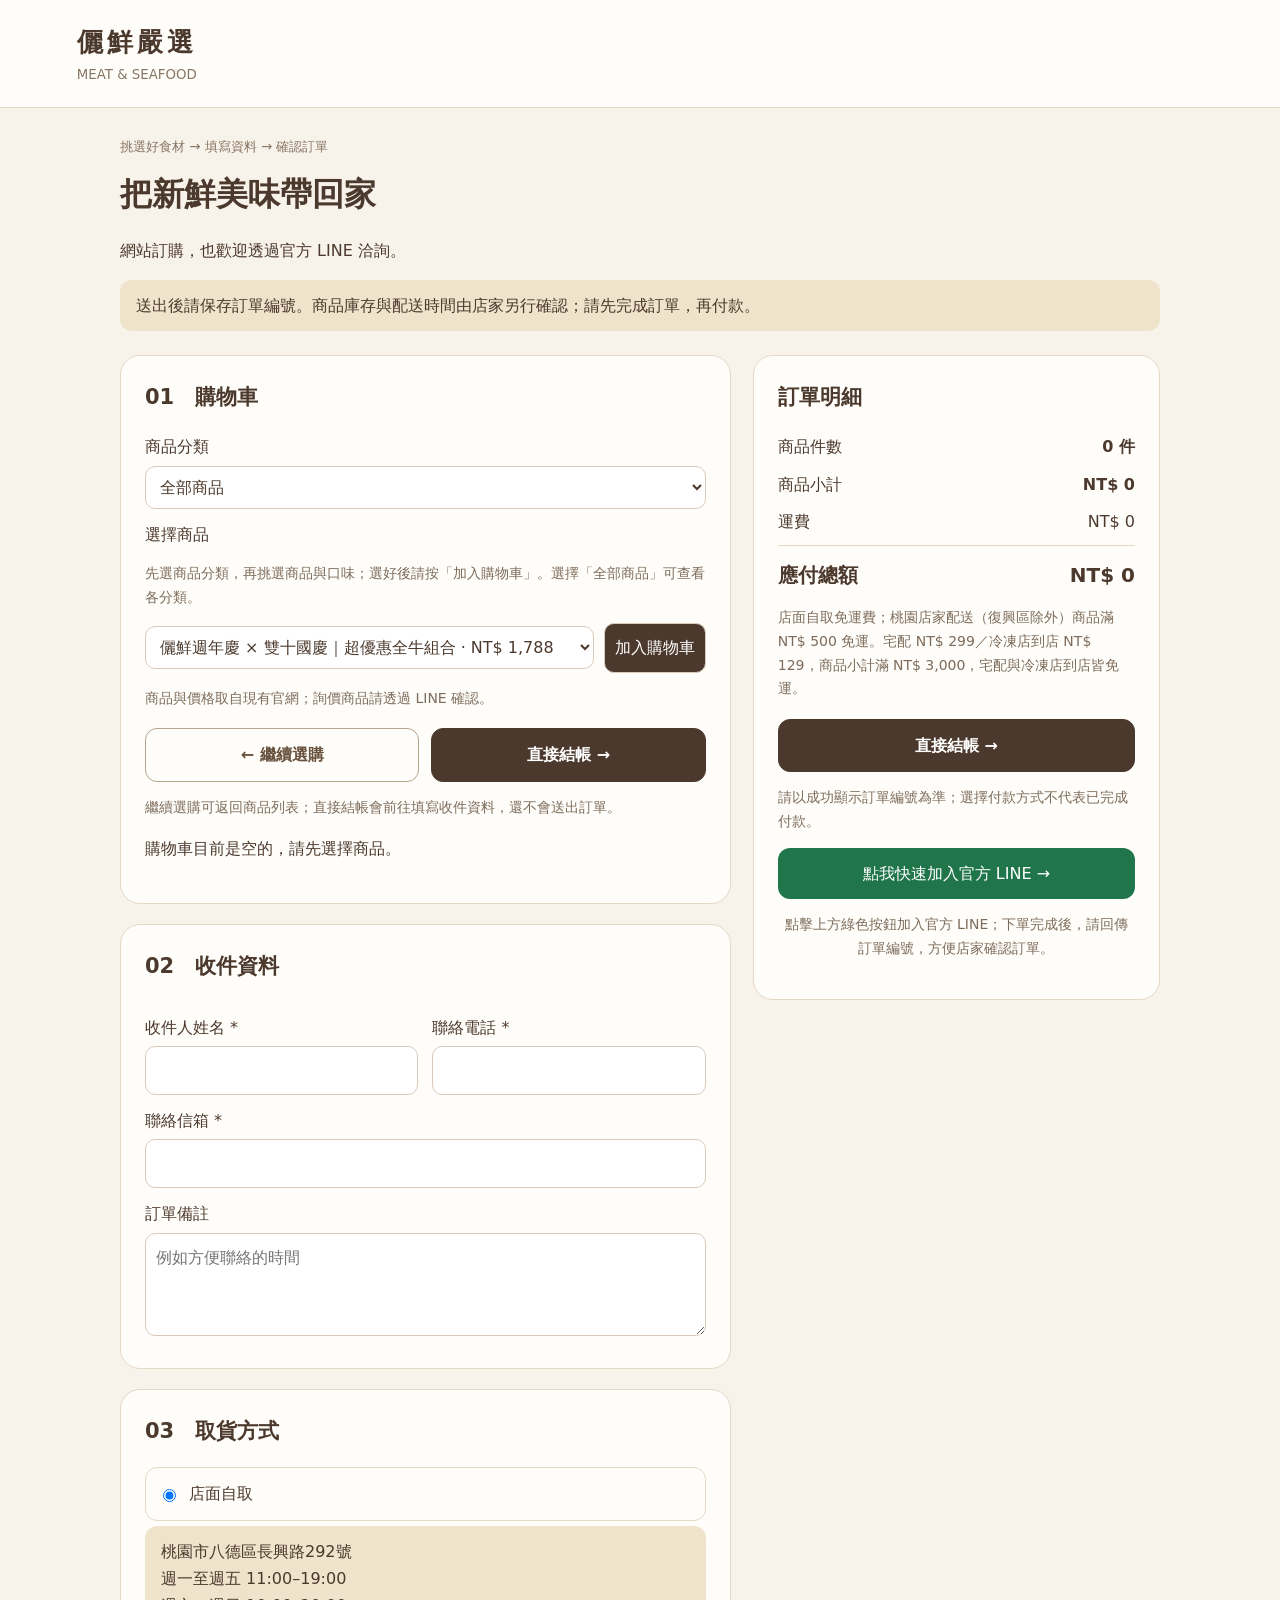
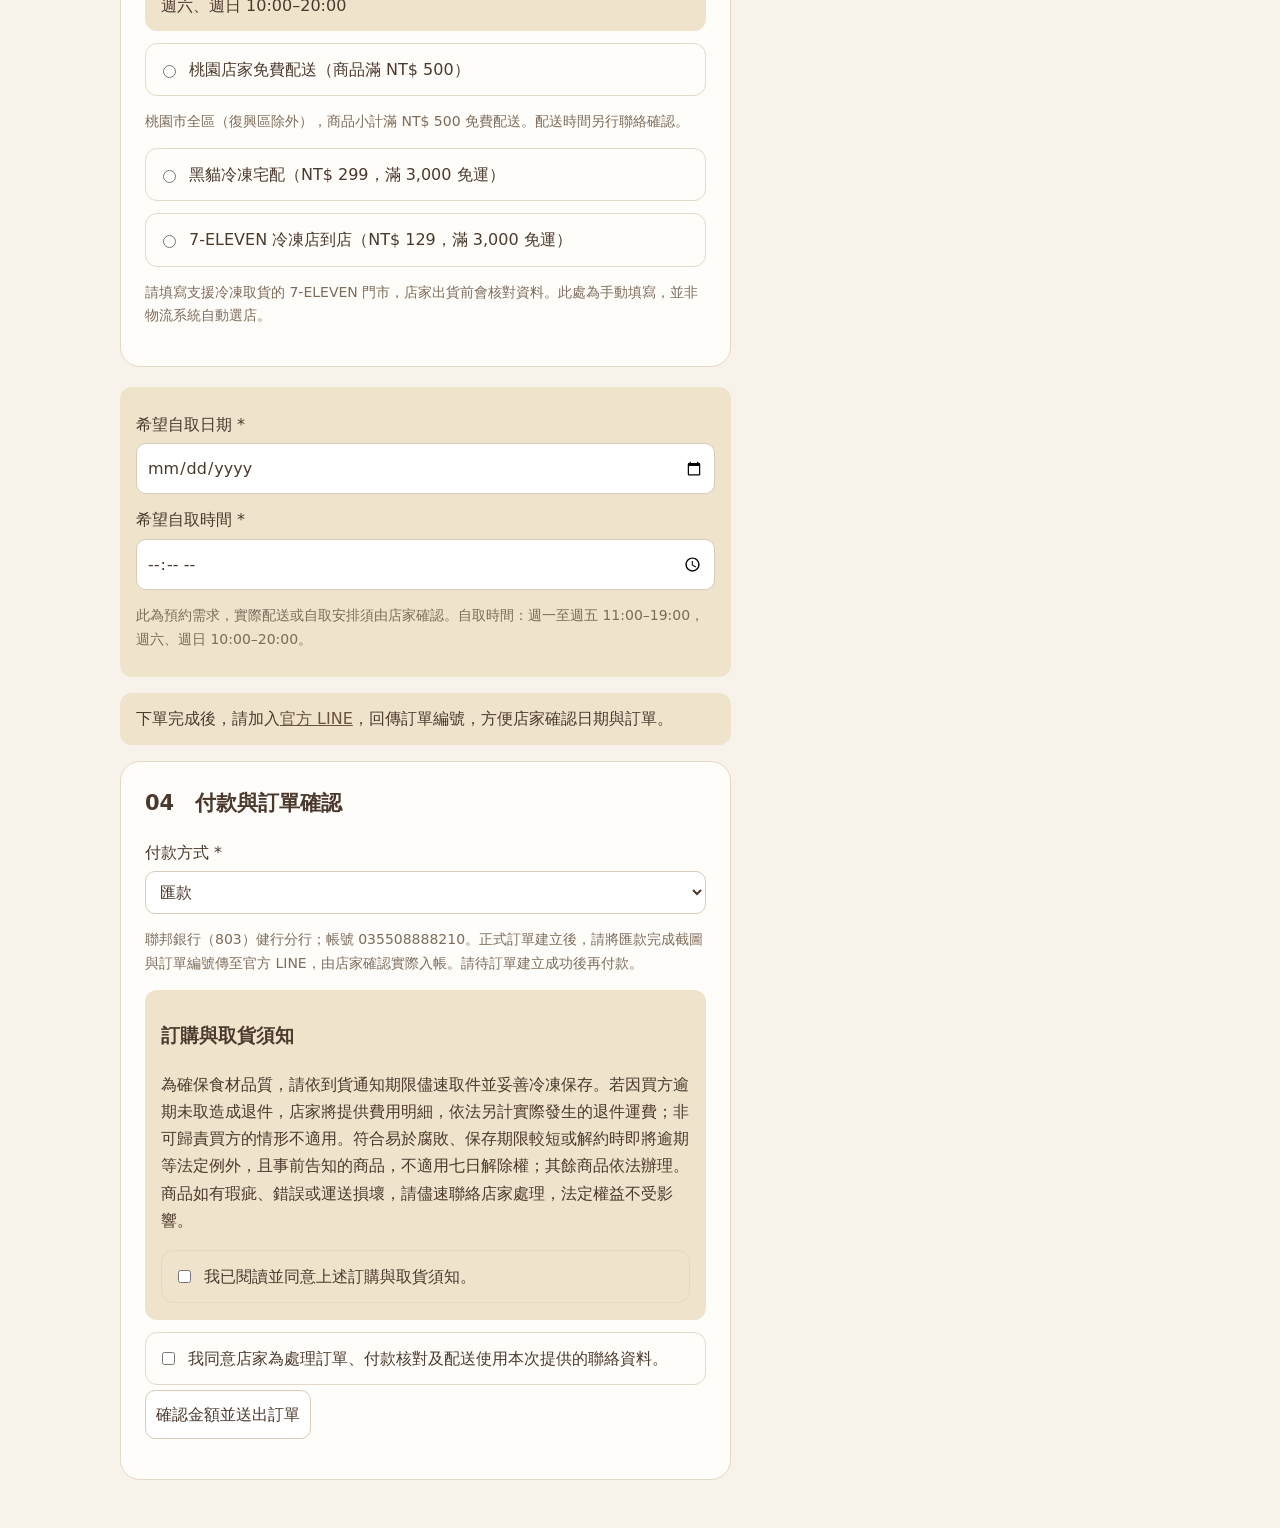
<file: checkout.html>
<!doctype html><html lang="zh-Hant"><meta charset="utf-8"><meta name="viewport" content="width=device-width,initial-scale=1"><title>網站訂購｜儷鮮嚴選</title>
<style>*{box-sizing:border-box}body{margin:0;background:#f7f2ea;color:#4c392d;font:16px/1.7 system-ui,sans-serif}header{background:#fffdf9;border-bottom:1px solid #e4d8c7;padding:20px 6%}.brand{font-size:26px;font-weight:900;letter-spacing:4px}small{display:block;color:#887665}main{max-width:1080px;margin:auto;padding:28px 20px}h1{margin:8px 0}h2{font-size:21px;margin-top:0}.intro{margin-bottom:24px}.notice{padding:12px 16px;background:#efe3cc;border-radius:12px}.layout{display:grid;grid-template-columns:1.5fr 1fr;gap:22px}.panel{background:#fffdf9;border:1px solid #e4d8c7;border-radius:20px;padding:24px;margin-bottom:20px}.row{display:flex;gap:10px;align-items:center;flex-wrap:wrap}label{display:block;margin:12px 0 5px}input,select,textarea,button{font:inherit;border:1px solid #d8cbbb;border-radius:10px;padding:10px;background:white;color:inherit}input,select,textarea{width:100%}button{cursor:pointer}button:disabled{cursor:not-allowed;opacity:.65}button.primary{background:#4c392d;color:white}.row select{flex:1;min-width:160px}.item{padding:16px 0;border-bottom:1px solid #e4d8c7}.item input{width:78px}.item .row{justify-content:space-between}a{color:#68523e}.line{display:block;text-align:center;background:#20764a;color:white;padding:12px;border-radius:12px;text-decoration:none}.totals{display:flex;justify-content:space-between;margin:10px 0}.total{border-top:1px solid #e4d8c7;padding-top:12px;font-size:20px;font-weight:bold}.muted{font-size:14px;color:#7d6c5b}.method{display:flex;align-items:center;gap:10px;padding:12px;border:1px solid #e4d8c7;border-radius:12px}.method input{width:auto}.fields{display:grid;grid-template-columns:1fr 1fr;gap:14px}.summary{position:sticky;top:20px;height:fit-content}:focus-visible{outline:3px solid #ad803b;outline-offset:3px}[hidden]{display:none!important}@media(max-width:700px){.layout{grid-template-columns:1fr}.fields{grid-template-columns:1fr;gap:0}.panel{padding:18px}.summary{position:static}} .cart-actions{display:flex;gap:12px;margin:18px 0 8px}.cart-actions a,.cart-actions button{flex:1;display:flex;align-items:center;justify-content:center;min-height:48px;padding:12px 16px;border-radius:12px;font-weight:700;text-decoration:none;text-align:center}.continue-shopping{background:#fffdf9;border:1px solid #b7a38a}.checkout-now{background:#4c392d;color:#fff;border:1px solid #4c392d}#form{scroll-margin-top:20px}.cart-actions a:focus-visible,.cart-actions button:focus-visible{outline:3px solid #ad803b;outline-offset:3px}@media(max-width:400px){.cart-actions{flex-direction:column}}</style>
<header><div class="brand">儷鮮嚴選</div><small>MEAT &amp; SEAFOOD</small></header>
<main><div class="intro"><small>挑選好食材 → 填寫資料 → 確認訂單</small><h1>把新鮮美味帶回家</h1><p>網站訂購，也歡迎透過官方 LINE 洽詢。</p><p class="notice">送出後請保存訂單編號。商品庫存與配送時間由店家另行確認；請先完成訂單，再付款。</p></div>
<div class="layout"><div><section class="panel"><h2>01　購物車</h2><label for="category-picker">商品分類</label><select id="category-picker"><option value="">全部商品</option></select><label for="picker">選擇商品</label><p id="picker-help" class="muted">先選商品分類，再挑選商品與口味；選好後請按「加入購物車」。選擇「全部商品」可查看各分類。</p><div class="row"><select id="picker" aria-describedby="picker-help"></select><select id="option-picker" aria-label="選擇口味或規格" hidden></select><button type="button" id="add" class="primary">加入購物車</button></div><p class="muted">商品與價格取自現有官網；詢價商品請透過 LINE 確認。</p><div class="cart-actions"><a class="continue-shopping" href="./">← 繼續選購</a><button class="checkout-now" type="button" data-checkout>直接結帳 →</button></div><p class="muted">繼續選購可返回商品列表；直接結帳會前往填寫收件資料，還不會送出訂單。</p><div id="items"></div><p id="cart-message" role="status"></p></section>
<form id="form" autocomplete="off"><section class="panel"><h2>02　收件資料</h2><div class="fields"><div><label for="name">收件人姓名 *</label><input id="name" required maxlength="60"></div><div><label for="phone">聯絡電話 *</label><input id="phone" type="tel" required maxlength="30"></div></div><label for="email">聯絡信箱 *</label><input id="email" type="email" required maxlength="254"><label for="notes">訂單備註</label><textarea id="notes" rows="3" maxlength="800" placeholder="例如方便聯絡的時間"></textarea></section>
<section class="panel"><h2>03　取貨方式</h2><label class="method"><input type="radio" name="delivery" value="pickup" checked>店面自取</label><div id="pickup-info" class="notice">桃園市八德區長興路292號<br>週一至週五 11:00–19:00<br>週六、週日 10:00–20:00</div><label class="method"><input type="radio" name="delivery" value="local">桃園店家免費配送（商品滿 NT$ 500）</label><p class="muted">桃園市全區（復興區除外），商品小計滿 NT$ 500 免費配送。配送時間另行聯絡確認。</p><label class="method"><input type="radio" name="delivery" value="home">黑貓冷凍宅配（NT$ 299，滿 3,000 免運）</label><div id="local-fields" hidden><label for="district">配送行政區 *</label><select id="district"><option value="">請選擇桃園市行政區</option><option>桃園區</option><option>中壢區</option><option>八德區</option><option>平鎮區</option><option>楊梅區</option><option>蘆竹區</option><option>大溪區</option><option>龍潭區</option><option>龜山區</option><option>大園區</option><option>觀音區</option><option>新屋區</option></select><p id="local-message" role="status"></p></div><div id="address-fields" hidden><label for="address">完整收件地址 *</label><input id="address" maxlength="200" placeholder="縣市、區鄉鎮、路段、門牌與樓層"></div><label class="method"><input type="radio" name="delivery" value="seven">7‑ELEVEN 冷凍店到店（NT$ 129，滿 3,000 免運）</label><p class="muted">請填寫支援冷凍取貨的 7‑ELEVEN 門市，店家出貨前會核對資料。此處為手動填寫，並非物流系統自動選店。</p></section>
<div id="schedule-fields" class="notice"><label id="schedule-date-label" for="requested-date">希望自取日期 *</label><input id="requested-date" type="date"><div id="pickup-time-fields"><label for="requested-time">希望自取時間 *</label><input id="requested-time" type="time" step="60"></div><p class="muted">此為預約需求，實際配送或自取安排須由店家確認。自取時間：週一至週五 11:00–19:00，週六、週日 10:00–20:00。</p></div><p class="notice">下單完成後，請加入<a href="https://line.me/R/ti/p/@340dfrur" target="_blank" rel="noopener noreferrer">官方 LINE</a>，回傳訂單編號，方便店家確認日期與訂單。</p><section id="seven-fields" class="panel" hidden><h2>7‑ELEVEN 收件門市</h2><label for="store-name">門市名稱 *</label><input id="store-name" maxlength="80" placeholder="例如：○○門市"><label for="store-area">門市地區／地址 *</label><input id="store-area" maxlength="200" placeholder="縣市、行政區、門市地址"><p class="muted">請確認此門市支援冷凍取貨；到貨後請依物流通知期限儘速領取。</p></section><section class="panel"><h2>04　付款與訂單確認</h2><label for="payment">付款方式 *</label><select id="payment" required><option value="transfer">匯款</option><option value="linepay">LINE Pay</option><option id="pay-cod" value="cod" disabled>貨到付款（桃園店家配送）</option><option id="pay-pickup" value="pickup">門市取貨付款</option></select><p id="payment-info" class="muted">聯邦銀行（803）健行分行；帳號 035508888210。正式訂單建立後，請將匯款完成截圖與訂單編號傳至官方 LINE，由店家確認實際入帳。請待訂單建立成功後再付款。</p><section class="notice"><h3>訂購與取貨須知</h3><p>為確保食材品質，請依到貨通知期限儘速取件並妥善冷凍保存。若因買方逾期未取造成退件，店家將提供費用明細，依法另計實際發生的退件運費；非可歸責買方的情形不適用。符合易於腐敗、保存期限較短或解約時即將逾期等法定例外，且事前告知的商品，不適用七日解除權；其餘商品依法辦理。商品如有瑕疵、錯誤或運送損壞，請儘速聯絡店家處理，法定權益不受影響。</p><label class="method"><input id="terms-agreed" type="checkbox" required style="width:auto">我已閱讀並同意上述訂購與取貨須知。</label></section><label class="method"><input type="checkbox" required style="width:auto">我同意店家為處理訂單、付款核對及配送使用本次提供的聯絡資料。</label><button id="review" type="submit">確認金額並送出訂單</button><p id="review-result" role="status"></p></section></form></div>
<aside class="panel summary"><h2>訂單明細</h2><div class="totals"><span>商品件數</span><strong id="count">0 件</strong></div><div class="totals"><span>商品小計</span><strong id="subtotal">NT$ 0</strong></div><div class="totals"><span>運費</span><span id="shipping">NT$ 0</span></div><div class="totals total"><span>應付總額</span><span id="total">NT$ 0</span></div><p class="muted">店面自取免運費；桃園店家配送（復興區除外）商品滿 NT$ 500 免運。宅配 NT$ 299／冷凍店到店 NT$ 129，商品小計滿 NT$ 3,000，宅配與冷凍店到店皆免運。</p><div class="cart-actions"><button class="checkout-now" type="button" data-checkout>直接結帳 →</button></div><p class="muted">請以成功顯示訂單編號為準；選擇付款方式不代表已完成付款。</p><a class="line" href="https://line.me/R/ti/p/@340dfrur" target="_blank" rel="noopener noreferrer">點我快速加入官方 LINE →</a><p class="muted" style="text-align:center">點擊上方綠色按鈕加入官方 LINE；下單完成後，請回傳訂單編號，方便店家確認訂單。</p></aside></div></main>
<script src="./options.js"></script><script type="module">
"use strict";
let products=[];const cart=new Map();let stockNotice="";try{const r=await fetch('./products.json',{cache:'no-store'});if(!r.ok)throw Error();products=await r.json();if(!Array.isArray(products))throw Error();products=products.map(p=>({...p,id:String(p.pageId||p.id||p.name)}));}catch(e){document.getElementById('cart-message').textContent='商品載入失敗，請重新整理或洽官方 LINE。';document.getElementById('add').disabled=true;document.getElementById('review').disabled=true;throw e;}
const el=id=>document.getElementById(id);
const cents=value=>{const s=String(value??"").trim();return /^\d+(\.\d{1,2})?$/.test(s)&&Number(s)>0&&Number.isSafeInteger(Math.round(Number(s)*100))?Math.round(Number(s)*100):null};
const money=n=>"NT$ "+(n/100).toLocaleString("zh-TW",{maximumFractionDigits:2});
const catalogProducts=products;products=catalogProducts.flatMap(p=>OrderOptions.variants(p));
const pickerCategories=[...new Set(catalogProducts.map(p=>p.category||"其他商品"))];
pickerCategories.forEach(category=>{const o=document.createElement("option");o.value=category;o.textContent=category;el("category-picker").append(o)});
function renderPicker(){
 const previous=el("picker").value,category=el("category-picker").value;
 el("picker").replaceChildren();const groups=new Map();
 catalogProducts.forEach((p,i)=>{
  const label=p.category||"其他商品";if(category&&label!==category)return;
  if(!groups.has(label)){const group=document.createElement("optgroup");group.label=label;groups.set(label,group);el("picker").append(group);}
  const o=document.createElement("option");o.value=String(i);
  const variants=OrderOptions.variants(p),available=variants.some(v=>cents(v.price)!==null);
  o.textContent=p.name+(p.sold_out===true?"（已完售）":p.options?.length?" · 請選口味／規格":cents(p.price)===null?" · 請洽 LINE":" · "+money(cents(p.price)));
  o.disabled=p.sold_out===true||!available;groups.get(label).append(o);
 });
 const options=Array.from(el("picker").options);
 const keep=options.find(o=>o.value===previous&&!o.disabled),first=options.find(o=>!o.disabled);
 el("picker").value=(keep||first)?.value??"";pickerChanged();
}
el("category-picker").addEventListener("change",renderPicker);
function selectedIndex(){if(el("picker").value==="")return -1;const p=catalogProducts[Number(el("picker").value)];return products.findIndex(v=>v.id===p?.id&&v.option_id===(el("option-picker").hidden?"":el("option-picker").value));}
function pickerChanged(){
 const p=el("picker").value===""?null:catalogProducts[Number(el("picker").value)],select=el("option-picker");select.replaceChildren();select.hidden=!p?.options?.length;
 if(!select.hidden){const empty=document.createElement("option");empty.value="";empty.textContent="請選擇口味／規格";select.append(empty);for(const v of OrderOptions.variants(p)){const o=document.createElement("option");o.value=v.option_id;o.textContent=v.option_name+" · "+(cents(v.price)===null?"請洽 LINE":money(cents(v.price)));o.disabled=cents(v.price)===null;select.append(o);}}
 else if(p){const opt=el("picker").selectedOptions[0];opt.textContent=p.name+(p.sold_out===true?"（已完售）":"")+" · "+(cents(p.price)===null?"請洽 LINE":money(cents(p.price)));}
 updateAdd();
}
function updateAdd(){const i=selectedIndex();el("add").disabled=i<0||products[i]?.sold_out===true||cents(products[i]?.price)===null;}
el("picker").onchange=pickerChanged;el("option-picker").onchange=updateAdd;renderPicker();
function render(){el("items").replaceChildren();let sum=0,count=0;for(const [index,qty] of cart){const p=products[index],price=cents(p.price);sum+=price*qty;count+=qty;const item=document.createElement("div");item.className="item";const name=document.createElement("strong");name.textContent=p.name;const spec=document.createElement("small");spec.textContent=p.spec||"";const row=document.createElement("div");row.className="row";const q=document.createElement("input");q.type="number";q.min="1";q.max="99";q.step="1";q.value=qty;q.setAttribute("aria-label",p.name+" 數量");q.onchange=()=>{const n=Number(q.value);if(!Number.isInteger(n)||n<1||n>99){q.value=qty;el("cart-message").textContent="數量請填 1 至 99 的整數。";return}cart.set(index,n);render()};const amount=document.createElement("span");amount.textContent=money(price*qty);const remove=document.createElement("button");remove.type="button";remove.textContent="移除";remove.setAttribute("aria-label","移除 "+p.name);remove.onclick=()=>{cart.delete(index);render();el("add").focus()};row.append(q,amount,remove);item.append(name,spec,row);el("items").append(item)}el("count").textContent=count+" 件";el("subtotal").textContent=money(sum);const method=document.querySelector('[name="delivery"]:checked').value;const shipping=count && method!=="local" && sum<300000?({pickup:0,home:29900,seven:12900}[method]):0;el("shipping").textContent=money(shipping);el("total").textContent=money(sum+shipping);const localShort=method==="local"&&sum<50000;el("local-message").textContent=localShort?"店家配送需滿 NT$ 500，還差 "+money(50000-sum)+"。請加購或改選其他取貨方式。":"";el("district").setCustomValidity(localShort?"商品小計未滿 NT$ 500，請加購或改選取貨方式。":"");el("cart-message").textContent=stockNotice|| (count?"已選擇 "+count+" 件商品。":"購物車目前是空的，請先選擇商品。");el("review-result").textContent=""}
el("add").onclick=()=>{const i=selectedIndex();if(!products[i]||products[i].sold_out===true||cents(products[i].price)===null)return;cart.set(i,Math.min(99,(cart.get(i)||0)+1));render()};
function paymentInfo(){el("payment-info").textContent={transfer:"聯邦銀行（803）健行分行；帳號 035508888210。正式訂單建立後，請將匯款完成截圖與訂單編號傳至官方 LINE，由店家確認實際入帳。請待訂單建立成功後再付款。",linepay:"LINE Pay 採人工核款。正式訂單建立後，請將付款完成截圖與訂單編號傳至官方 LINE；店家確認實際入帳後才會標記為已付款。請至官方 LINE 索取 LINE Pay QR Code 付款碼。",cod:"桃園店家配送送達時付款，配送時間由店家另行確認。",pickup:"請於店面取貨時付款。"}[el("payment").value]}
el("payment").onchange=paymentInfo;
document.querySelectorAll('[name="delivery"]').forEach(r=>r.onchange=()=>{const method=document.querySelector('[name="delivery"]:checked').value;el("seven-fields").hidden=method!=="seven";for(const id of ["store-name","store-area"])el(id).required=method==="seven";const home=method==="home"||method==="local";el("local-fields").hidden=method!=="local";el("district").required=method==="local";el("address-fields").hidden=!home;el("address").required=home;el("pickup-info").hidden=method!=="pickup";el("pay-pickup").disabled=method!=="pickup";if(method!=="pickup"&&el("payment").value==="pickup")el("payment").value="transfer";el("pay-cod").disabled=method!=="local";if(method!=="local"&&el("payment").value==="cod")el("payment").value="transfer";paymentInfo();render()});

function taipeiNow(now=new Date()){
 const parts=new Intl.DateTimeFormat("en-CA",{timeZone:"Asia/Taipei",year:"numeric",month:"2-digit",day:"2-digit",hour:"2-digit",minute:"2-digit",hourCycle:"h23"}).formatToParts(now);
 const p=Object.fromEntries(parts.map(x=>[x.type,x.value]));return {date:p.year+"-"+p.month+"-"+p.day,time:p.hour+":"+p.minute};
}
function pickupHours(date){
 const day=new Date(date+"T12:00:00+08:00").getUTCDay();return day===0||day===6?["10:00","20:00"]:["11:00","19:00"];
}
function scheduleError(method,date,time,now=taipeiNow()){
 if(!["pickup","local"].includes(method))return "";
 if(!/^\d{4}-\d{2}-\d{2}$/.test(date)||!Number.isFinite(Date.parse(date+"T00:00:00+08:00")))return "請選擇"+(method==="pickup"?"自取":"配送")+"日期。";
 if(date<now.date)return "不能選擇已過去的日期。";
 if(method==="pickup"){
  const [start,end]=pickupHours(date);
  if(!/^\d{2}:\d{2}$/.test(time)||time<start||time>end)return "當日自取時間為 "+start+"–"+end+"，請重新選擇。";
  if(date===now.date&&time<=now.time)return "請選擇尚未到達的自取時間。";
 }
 return "";
}
function scheduleUpdate(){
 const method=document.querySelector('[name="delivery"]:checked').value,active=["pickup","local"].includes(method),pickup=method==="pickup";
 el("schedule-fields").hidden=!active;el("requested-date").disabled=!active;el("requested-date").required=active;el("requested-date").min=taipeiNow().date;
 el("schedule-date-label").textContent=pickup?"希望自取日期 *":"希望桃園配送日期 *";
 el("pickup-time-fields").hidden=!pickup;el("requested-time").disabled=!pickup;el("requested-time").required=pickup;
 const [start,end]=pickupHours(el("requested-date").value);el("requested-time").min=start;el("requested-time").max=end;
 el("requested-date").setCustomValidity("");el("requested-time").setCustomValidity("");
 const error=scheduleError(method,el("requested-date").value,el("requested-time").value);
 if(active&&el("requested-date").value&&error)(pickup&&el("requested-time").value?el("requested-time"):el("requested-date")).setCustomValidity(error);
}
function scheduledNotes(){
 const method=document.querySelector('[name="delivery"]:checked').value,date=el("requested-date").value,time=el("requested-time").value,error=scheduleError(method,date,time);
 if(error)throw Error(error);
 const request=method==="pickup"?"【希望店面自取】"+date+" "+time+"（待店家確認）":method==="local"?"【希望桃園配送】"+date+"（待店家確認）":"";
 return [request,el("notes").value.trim()].filter(Boolean).join("\n");
}
el("requested-date").addEventListener("change",scheduleUpdate);el("requested-time").addEventListener("input",scheduleUpdate);
document.querySelectorAll('[name="delivery"]').forEach(r=>r.addEventListener("change",scheduleUpdate));
scheduleUpdate();

const endpoint='https://dxwgggmlpqmdqzlhzali.supabase.co/functions/v1/place-order';
let busy=false,confirmed=false,pendingBody=null;
async function api(body){const r=await fetch(endpoint,{method:'POST',headers:{'Content-Type':'application/json'},body:JSON.stringify(body),signal:AbortSignal.timeout(25000)});const data=await r.json();if(!r.ok)throw Error(data.error||'服務暫時無法使用');return data}
function saveCart(){try{localStorage.setItem('lixian-cart-v1',JSON.stringify([...cart].map(([i,q])=>({id:products[i].id,option_id:products[i].option_id,quantity:q}))))}catch{}}
const originalRender=render;render=function(){originalRender();saveCart()};
try{const saved=JSON.parse(localStorage.getItem('lixian-cart-v1')||'[]');if(Array.isArray(saved))for(const x of saved){const i=products.findIndex(p=>p.id===x.id&&p.option_id===(x.option_id||""));if(i>=0&&products[i].sold_out===true)stockNotice="購物車中已完售的商品已移除，請重新確認。";if(i>=0&&products[i].sold_out!==true&&cents(products[i].price)!==null&&Number.isInteger(x.quantity)&&x.quantity>0&&x.quantity<=99)cart.set(i,x.quantity)}}catch{}
const params=new URLSearchParams(location.search),selected=params.get('product');
if(selected){const baseIndex=catalogProducts.findIndex(p=>p.id===selected);if(baseIndex>=0){el("picker").value=baseIndex;pickerChanged();const optionId=params.get("option")||"";const i=products.findIndex(p=>p.id===selected&&p.option_id===optionId);if(i>=0&&products[i].sold_out!==true&&cents(products[i].price)!==null){if(!el("option-picker").hidden)el("option-picker").value=optionId;cart.set(i,Math.min(99,(cart.get(i)||0)+1));updateAdd();}}history.replaceState(null,'',location.pathname);}
el('form').onsubmit=async e=>{e.preventDefault();if(busy||confirmed)return;if(!cart.size){el('review-result').textContent='請先選擇商品';return}busy=true;el('review').disabled=true;try{
 const body=pendingBody||{action:'submit',terms_version:'2026-09-14-v1',terms_agreed:el('terms-agreed').checked,store_details:{name:el('store-name').value,area:el('store-area').value},items:[...cart].map(([i,q])=>({id:products[i].id,option_id:products[i].option_id,quantity:q})),delivery_method:document.querySelector('[name="delivery"]:checked').value,district:el('district').value,address:el('address').value,recipient_name:el('name').value,phone:el('phone').value,email:el('email').value,notes:scheduledNotes(),payment_method:el('payment').value};
 if(!pendingBody){el('review-result').textContent='正在確認最新價格…';const quote=await api({...body,action:'quote'});if(!confirm(quote.items.map(i=>i.name+' '+i.spec+' × '+i.quantity+' ／ '+money(i.unit_price_cents*i.quantity)).join('\n')+'\n\n商品小計 '+money(quote.subtotal_cents)+'\n運費 '+money(quote.shipping_cents)+'\n總金額 '+money(quote.total_cents)+'\n'+body.notes+'\n\n確認送出訂單？'))return;body.request_id=crypto.randomUUID();pendingBody=body;}
 el('review-result').textContent='訂單送出中，請勿關閉頁面…';const receipt=await api(body);if(typeof receipt.order_number!=='string')throw Error('尚未確認訂單結果，請重試');confirmed=true;cart.clear();saveCart();
 el('review-result').textContent='訂單已建立！訂單編號：'+receipt.order_number+'。應付 '+money(receipt.total_cents)+'。請加入官方 LINE 並回傳此訂單編號，確認配送／自取日期與訂單。匯款或 LINE Pay 完成後，也請回傳付款截圖，由店家核款。';el('review').textContent='訂單已建立';el('review-result').scrollIntoView({behavior:'smooth',block:'center'});document.querySelectorAll('input,select,textarea,button').forEach(x=>x.disabled=true);
 }catch(err){el('review-result').textContent=(err.name==='TimeoutError'?'回應逾時，訂單可能已送達。請按原按鈕重試確認，勿重新填單。':err.message)+'；也可透過官方 LINE 聯繫。';}finally{busy=false;if(!confirmed)el('review').disabled=false}};
document.querySelectorAll('[data-checkout]').forEach(button=>button.addEventListener('click',()=>{if(busy||confirmed)return;if(!cart.size){el('cart-message').textContent='購物車還沒有商品，請先選擇商品並加入購物車。';el('picker').focus();return;}saveCart();el('form').scrollIntoView({behavior:'smooth',block:'start'});el('name').focus({preventScroll:true});}));
render();paymentInfo();

</script></html>
</file>
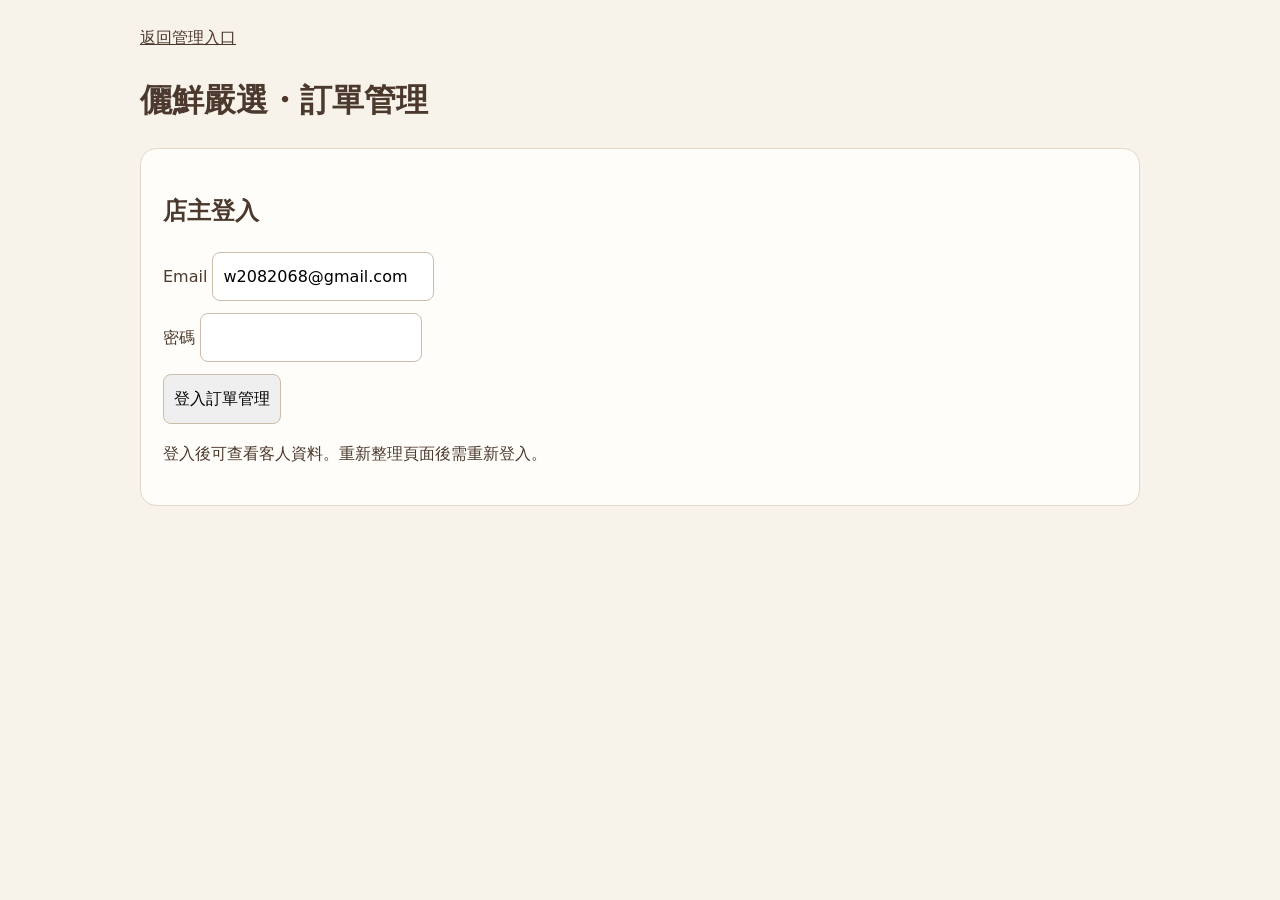
<file: orders-admin.html>
<!doctype html><html lang="zh-Hant"><meta charset="utf-8"><meta name="viewport" content="width=device-width,initial-scale=1"><meta name="robots" content="noindex,nofollow"><title>訂單管理｜儷鮮嚴選</title><style>body{font:16px/1.7 system-ui;background:#f7f2ea;color:#4c392d;margin:0}main{max-width:1000px;margin:auto;padding:24px}section,article{background:#fffdf9;padding:22px;border:1px solid #e4d8c7;border-radius:16px;margin:16px 0}input,select,button{font:inherit;padding:10px;border:1px solid #cbbda9;border-radius:8px}label{display:block;margin:12px 0}button{cursor:pointer}pre{font:inherit;white-space:pre-wrap;overflow-wrap:anywhere}a{color:inherit}.row{display:flex;gap:12px;flex-wrap:wrap}button:disabled{opacity:.5}input{max-width:90%}[hidden]{display:none!important}.order-views{margin-top:20px}.order-views button[aria-pressed="true"]{background:#4c392d;color:#fff;font-weight:700}#view-note{font-size:14px;color:#796958}</style><main><a href="./admin.html">返回管理入口</a><h1>儷鮮嚴選・訂單管理</h1><p id="message" role="status"></p><form id="login"><section><h2>店主登入</h2><label>Email <input id="email" type="email" autocomplete="username" value="w2082068@gmail.com" required></label><label>密碼 <input id="password" type="password" autocomplete="current-password" required></label><button>登入訂單管理</button><p>登入後可查看客人資料。重新整理頁面後需重新登入。</p></section></form><section id="tools" hidden><div class="row"><button id="refresh">重新讀取訂單</button><button id="logout">登出</button></div><p>付款截圖僅供核對，確認實際入帳後再標記「已付款」。</p><nav class="row order-views" aria-label="訂單分類"><button type="button" data-view="active" aria-pressed="true">未完成訂單</button><button type="button" data-view="completed" aria-pressed="false">已完成訂單</button><button type="button" data-view="cancelled" aria-pressed="false">已取消訂單</button><button type="button" data-view="all" aria-pressed="false">全部訂單</button></nav><p id="view-note">預設顯示未完成訂單；搜尋會套用目前分類。找不到時可切換「全部訂單」。</p><form id="search-form"><label>快速搜尋訂單編號 <input id="search-order" placeholder="例如 LX-100001 或 100001"></label><button>搜尋</button><button id="clear-search" type="button">清除搜尋</button><label><input id="show-deleted" type="checkbox">查看已刪除訂單</label></form><div id="orders"></div><div class="row"><button id="prev">上一頁</button><button id="next">下一頁</button></div></section></main><script src="./options.js"></script><script>
'use strict';
const base='https://dxwgggmlpqmdqzlhzali.supabase.co',key='sb_publishable_1a8U-p7BUm3Tn8bFEhxuOA_d5ry8dow';
const el=id=>document.getElementById(id);let token='',offset=0,loading=false,searchValue='',orderView='active';
const payments={pending:'待核款／待付款',paid:'已付款',refunded:'已退款'},states={new:'新訂單',preparing:'備貨中',shipped:'已出貨',ready:'可取貨',completed:'已完成',cancelled:'已取消'},methods={pickup:'店面自取',home:'黑貓宅配',local:'桃園店家配送',seven:'7‑11 冷凍取貨'},payMethods={cod:'貨到付款（桃園配送）',pickup:'門市付款',transfer:'匯款',linepay:'LINE Pay'};
function money(x){return 'NT$ '+(x/100).toLocaleString('zh-TW')}
async function api(path,options={}){const r=await fetch(base+path,{...options,headers:{apikey:key,Authorization:'Bearer '+token,'Content-Type':'application/json',...options.headers},cache:'no-store'});const data=r.status===204?null:await r.json();if(!r.ok){if(r.status===401){logout();throw Error('登入已過期，請重新登入。')}throw Error(data?.code==='P0001'?data.message:'操作未完成，請重試或確認登入權限。')}return data}
function logout(){token='';el('orders').replaceChildren();el('tools').hidden=true;el('login').hidden=false;el('password').value=''}
el('login').onsubmit=async e=>{e.preventDefault();const button=el('login').querySelector('button');button.disabled=true;try{const r=await fetch(base+'/auth/v1/token?grant_type=password',{method:'POST',headers:{apikey:key,'Content-Type':'application/json'},body:JSON.stringify({email:el('email').value.trim(),password:el('password').value})});const auth=await r.json();if(!r.ok||!auth.access_token)throw Error('登入失敗，請檢查信箱及密碼。');token=auth.access_token;el('password').value='';const admins=await api('/rest/v1/store_admins?select=user_id&user_id=eq.'+encodeURIComponent(auth.user.id));if(admins.length!==1){logout();throw Error('此帳號沒有訂單管理權限。')}el('login').hidden=true;el('tools').hidden=false;orderView='active';el('show-deleted').checked=false;offset=0;await load()}catch(err){el('message').textContent=err.message}finally{button.disabled=false}};
function select(values,value,label){const l=document.createElement('label');l.textContent=label+' ';const s=document.createElement('select');Object.entries(values).forEach(([v,t])=>{const o=document.createElement('option');o.value=v;o.textContent=t;s.append(o)});s.value=value;l.append(s);return [l,s]}
function orderStatusFilter(view,deleted){if(deleted||view==='all')return '';return view==='active'?'&fulfillment_status=in.(new,preparing,shipped,ready)':'&fulfillment_status=eq.'+view;}
function viewControls(){document.querySelectorAll('[data-view]').forEach(b=>{b.setAttribute('aria-pressed',String(b.dataset.view===orderView));b.disabled=loading});el('show-deleted').disabled=loading;el('view-note').textContent=el('show-deleted').checked?'目前查看已刪除訂單（所有處理狀態）。':'目前分類：'+({active:'未完成訂單',completed:'已完成訂單',cancelled:'已取消訂單',all:'全部訂單'}[orderView])+'。搜尋會套用目前分類，找不到時請切換「全部訂單」。';}
document.querySelectorAll('[data-view]').forEach(b=>{b.onclick=()=>{if(loading)return;orderView=b.dataset.view;offset=0;el('show-deleted').checked=false;load()}});
async function load(){if(loading)return;loading=true;viewControls();el('message').textContent='讀取訂單中…';try{const rows=await api('/rest/v1/orders?select=*&deleted_at='+(el('show-deleted').checked?'not.is.null':'is.null')+orderStatusFilter(orderView,el('show-deleted').checked)+searchFilter()+'&order=created_at.desc,id.desc&limit=50&offset='+offset);el('orders').replaceChildren();for(const o of rows){const card=document.createElement('article'),title=document.createElement('h2'),details=document.createElement('pre');title.textContent=o.short_number?"LX-"+o.short_number:o.order_number;details.textContent=[new Date(o.created_at).toLocaleString('zh-TW',{timeZone:'Asia/Taipei'}),o.recipient_name+' ／ '+o.phone,o.email,methods[o.delivery_method]+' ／ '+payMethods[o.payment_method],o.district+' '+o.address,o.store_details?'7‑11 門市：'+o.store_details.name+' ／ '+o.store_details.area+(o.store_details.code?' ／ 代號 '+o.store_details.code:''):'',o.short_number&&o.order_number!=='LX-'+o.short_number?'原訂單編號：'+o.order_number:'','備註：'+o.notes,'',...o.items.map(i=>i.name+' '+i.spec+' × '+i.quantity+' ／ '+money(i.unit_price_cents*i.quantity)),'商品 '+money(o.subtotal_cents)+' ＋ 運費 '+money(o.shipping_cents)+' ＝ '+money(o.total_cents)].join('\n');const [pl,ps]=select(payments,o.payment_status,'付款狀態'),[sl,ss]=select(states,o.fulfillment_status,'處理狀態');const save=document.createElement('button'),notice=document.createElement('p');notice.setAttribute('role','status');save.textContent='儲存狀態';save.onclick=async()=>{save.disabled=true;try{const updated=await api('/rest/v1/orders?id=eq.'+o.id+'&payment_status=eq.'+o.payment_status+'&fulfillment_status=eq.'+o.fulfillment_status,{method:'PATCH',headers:{Prefer:'return=representation'},body:JSON.stringify({payment_status:ps.value,fulfillment_status:ss.value})});if(updated.length!==1)throw Error('此訂單已在其他地方更新，請重新讀取後再修改。');o.payment_status=ps.value;o.fulfillment_status=ss.value;offset=0;await load();el('message').textContent='狀態已儲存。已完成的訂單請到「已完成訂單」查看。'}catch(err){notice.textContent=err.message}finally{save.disabled=false}};const del=document.createElement('button');del.type='button';del.textContent=o.deleted_at?'還原訂單':'刪除訂單';del.style.marginLeft='12px';del.onclick=async()=>{if(!confirm(o.deleted_at?'確認還原這筆訂單？':'確認將這筆訂單移到已刪除清單？此操作不會退款或通知買方，可從已刪除清單還原。'))return;del.disabled=true;try{await api('/rest/v1/orders?id=eq.'+o.id,{method:'PATCH',body:JSON.stringify({deleted_at:o.deleted_at?null:new Date().toISOString()})});await load()}catch(err){notice.textContent=err.message;del.disabled=false}};card.append(title,details,pl,sl,save,del,notice,deliveryEditor(o),deliveryHistory(o),itemsEditor(o),itemsHistory(o));el('orders').append(card)}el('prev').disabled=offset===0;el('next').disabled=rows.length<50;el('message').textContent=rows.length?'第 '+(offset+1)+'–'+(offset+rows.length)+' 筆訂單':'目前沒有訂單'}catch(err){el('message').textContent=err.message}finally{loading=false;viewControls()}}
function searchFilter(){if(!searchValue)return '';const v=searchValue.replace(/^LX-/i,'');return /^\d+$/.test(v)?'&short_number=eq.'+encodeURIComponent(v):'&order_number=ilike.'+encodeURIComponent('*'+searchValue+'*')}
el('search-form').onsubmit=e=>{e.preventDefault();if(loading)return;const v=el('search-order').value.trim();if(v&&!/^[a-zA-Z0-9-]{1,50}$/.test(v)){el('message').textContent='請輸入訂單編號（英數字與連字號）。';return}searchValue=v;offset=0;load()};el('clear-search').onclick=()=>{if(loading)return;el('search-order').value='';searchValue='';offset=0;load()};el('show-deleted').onchange=()=>{offset=0;load()};el('refresh').onclick=load;el('logout').onclick=()=>{logout();el('message').textContent='已登出'};el('prev').onclick=()=>{if(!loading){offset=Math.max(0,offset-50);load()}};el('next').onclick=()=>{if(!loading){offset+=50;load()}};
function deliveryEditor(o){
 const box=document.createElement('details'),heading=document.createElement('summary');heading.textContent='調整收件方式與運費';box.append(heading);box.style.cssText='border:1px solid #d8cbbb;border-radius:12px;padding:14px;margin-top:18px';
 const disabled=['shipped','completed','cancelled'].includes(o.fulfillment_status)||o.deleted_at;
 if(disabled){const p=document.createElement('p');p.textContent='已出貨、已完成、已取消或已刪除的訂單不可在此調整。';box.append(p);return box}
 const form=document.createElement('form');
 const [dl,delivery]=select(methods,o.delivery_method,'收件方式');
 function input(label,value,max){const l=document.createElement('label');l.textContent=label+' ';const x=document.createElement('input');x.value=value||'';x.maxLength=max;x.style.width='100%';l.append(x);return [l,x]}
 const [al,address]=input('收件地址',o.address,300),[nl,storeName]=input('7‑11 門市名稱',o.store_details?.name,80),[sl,storeArea]=input('7‑11 地區／地址',o.store_details?.area,200);
 const districts=Object.fromEntries(['桃園區','中壢區','八德區','平鎮區','楊梅區','蘆竹區','大溪區','龍潭區','龜山區','大園區','觀音區','新屋區'].map(x=>[x,x]));
 const [rl,district]=select(districts,o.district||'八德區','桃園配送行政區');
 const [pl,payment]=select(payMethods,o.payment_method,'付款方式');
 const [fl,feeMode]=select({standard:'依標準計算',free:'優待免運',custom:'自訂優惠運費'},o.shipping_adjusted?(o.shipping_cents===0?'free':'custom'):'standard','運費設定');
 const [cl,custom]=input('優惠後運費（元）',String(o.shipping_cents/100),12);custom.type='number';custom.min='0';custom.step='0.01';
 const [reasonLabel,reason]=input('調整原因（必填）','',300);reason.required=true;
 const preview=document.createElement('p'),warning=document.createElement('p'),result=document.createElement('p'),button=document.createElement('button');result.setAttribute('role','status');preview.setAttribute('aria-live','polite');button.type='submit';button.textContent='儲存收件與運費調整';warning.textContent='此處只更新訂單，不會自動通知買方、退款或補收款。已付款訂單請另外核對差額。';warning.style.fontSize='14px';
 function standard(){return ['pickup','local'].includes(delivery.value)||o.subtotal_cents>=300000?0:delivery.value==='home'?29900:12900}
 function amount(){return feeMode.value==='standard'?standard():feeMode.value==='free'?0:Math.round(Number(custom.value)*100)}
 function update(){const d=delivery.value;al.hidden=!['home','local'].includes(d);address.required=!al.hidden;rl.hidden=d!=='local';nl.hidden=sl.hidden=d!=='seven';storeName.required=storeArea.required=d==='seven';cl.hidden=feeMode.value!=='custom';custom.required=!cl.hidden;custom.disabled=cl.hidden;address.disabled=al.hidden;district.disabled=rl.hidden;storeName.disabled=nl.hidden;storeArea.disabled=sl.hidden;custom.max=String(standard()/100);const option=Array.from(payment.options).find(x=>x.value==='pickup');option.disabled=d!=='pickup';const codOption=Array.from(payment.options).find(x=>x.value==='cod');codOption.disabled=d!=='local';if(d!=='local'&&payment.value==='cod')payment.value='transfer';if(d!=='pickup'&&payment.value==='pickup')payment.value='transfer';const n=amount();preview.textContent='標準運費 '+money(standard())+'；調整後運費 '+(Number.isFinite(n)?money(n):'請填寫')+'；訂單總額 '+(Number.isFinite(n)?money(o.subtotal_cents+n):'待確認');result.textContent=''}
 delivery.onchange=update;feeMode.onchange=update;custom.oninput=update;
 form.addEventListener('invalid',()=>{result.textContent='請檢查必填資料及優惠運費，修正後再儲存。'},true);
 form.append(dl,al,rl,nl,sl,pl,fl,cl,preview,reasonLabel,warning,button,result);box.append(form);update();
 form.onsubmit=async e=>{e.preventDefault();const shipping=amount();if(!Number.isSafeInteger(shipping)||shipping<0||shipping>standard()){result.textContent='優惠運費不得低於 0 或高於標準運費。';return}if(delivery.value==='local'&&o.subtotal_cents<50000){result.textContent='桃園店家配送需商品滿 500 元。';return}if(!reason.value.trim()){result.textContent='請填寫調整原因。';return}if(!confirm('確認修改這筆訂單？\n收件方式：'+methods[delivery.value]+'\n運費：'+money(o.shipping_cents)+' → '+money(shipping)+'\n新總額：'+money(o.subtotal_cents+shipping)+'\n此操作不會自動退款或通知買方。'))return;button.disabled=true;result.textContent='儲存中，請稍候…';try{await api('/rest/v1/rpc/admin_adjust_delivery',{method:'POST',body:JSON.stringify({p_order_id:o.id,p_version:o.delivery_version||0,p_delivery:delivery.value,p_address:['home','local'].includes(delivery.value)?address.value.trim():'',p_district:delivery.value==='local'?district.value:'',p_store:delivery.value==='seven'?{name:storeName.value,area:storeArea.value}:null,p_shipping:shipping,p_payment:payment.value,p_reason:reason.value.trim()})});await load();el('message').textContent='收件方式與運費已更新，請通知買方確認。'}catch(err){result.textContent=err.message;button.disabled=false}};
 return box;
}
function deliveryHistory(o){const box=document.createElement('details'),heading=document.createElement('summary');heading.textContent='收件與運費調整紀錄（'+(o.delivery_changes?.length||0)+'）';box.append(heading);for(const change of o.delivery_changes||[]){const p=document.createElement('pre');p.textContent=new Date(change.at).toLocaleString('zh-TW',{timeZone:'Asia/Taipei'})+'\n原因：'+change.reason+'\n'+methods[change.before.delivery]+' → '+methods[change.after.delivery]+'\n運費 '+money(change.before.shipping_cents)+' → '+money(change.after.shipping_cents)+'\n原地址：'+(change.before.address||change.before.store?.area||'—')+'\n新地址：'+(change.after.address||change.after.store?.area||'—');box.append(p)}return box}


function adjustedItemsTotal(o,items){
 const subtotal=items.reduce((n,i)=>n+i.unit_price_cents*i.quantity,0);
 const standard=['pickup','local'].includes(o.delivery_method)||subtotal>=300000?0:o.delivery_method==='home'?29900:12900;
 const shipping=o.shipping_adjusted?Math.min(o.shipping_cents,standard):standard;
 return {subtotal,shipping,total:subtotal+shipping};
}
function itemsEditor(o){
 const box=document.createElement('details'),heading=document.createElement('summary');heading.textContent='調整訂單商品與數量';box.append(heading);box.style.cssText='border:1px solid #d8cbbb;border-radius:12px;padding:14px;margin-top:18px';
 const make=(tag,text)=>{const n=document.createElement(tag);if(text)n.textContent=text;return n};
 if(o.deleted_at||['shipped','completed','cancelled'].includes(o.fulfillment_status)){box.append(make('p','已出貨、已完成、已取消或已刪除訂單不可調整商品。'));return box}
 let items=structuredClone(o.items),catalog=null;
 const form=make('form'),list=make('div'),searchLabel=make('label','搜尋並新增商品'),search=make('input'),choice=make('select'),add=make('button','加入訂單'),catalogState=make('p'),preview=make('p'),reasonLabel=make('label','調整原因（必填）'),reason=make('input'),agreementLabel=make('label'),agreement=make('input'),save=make('button','儲存商品調整'),result=make('p');
 search.type='search';search.placeholder='輸入名稱、規格或分類';search.autocomplete='off';choice.setAttribute('aria-label','選擇新增商品');add.type='button';add.disabled=true;reason.required=true;reason.maxLength=300;agreement.type='checkbox';agreement.required=true;save.type='submit';result.setAttribute('role','status');preview.setAttribute('aria-live','polite');
 searchLabel.append(search,choice);reasonLabel.append(reason);agreementLabel.append(agreement,document.createTextNode(' 我已確認商品、數量與新總額；需要補款或退款時會另行聯絡買方。'));
 function totals(){agreement.checked=false;const t=adjustedItemsTotal(o,items);preview.textContent='調整後：商品 '+money(t.subtotal)+' ＋ 運費 '+money(t.shipping)+' ＝ '+money(t.total)+'（原總額 '+money(o.total_cents)+'）';result.textContent='';}
 function draw(){list.replaceChildren();items.forEach((item,index)=>{const row=make('div');row.style.cssText='border-bottom:1px solid #e4d8c7;padding:12px 0';const label=make('label',item.name+' '+(item.spec||'')+' ／ 單價 '+money(item.unit_price_cents)+' ／ 數量 '),qty=make('input'),remove=make('button','移除此商品');qty.type='number';qty.min='1';qty.max='99';qty.step='1';qty.required=true;qty.value=item.quantity;qty.style.width='85px';qty.oninput=()=>{item.quantity=Number(qty.value);totals()};remove.type='button';remove.onclick=()=>{items.splice(index,1);draw()};label.append(qty);row.append(label,remove);list.append(row)});totals();}
 function choices(){choice.replaceChildren();if(!catalog)return;const q=search.value.trim().toLocaleLowerCase();for(const [index,p] of catalog.entries()){if(q&&![p.name,p.spec,p.category].join(' ').toLocaleLowerCase().includes(q))continue;const option=make('option',p.name+' '+(p.spec||'')+' ／ '+money(Math.round(Number(p.price)*100)));option.value=index;choice.append(option)}add.disabled=!choice.options.length;catalogState.textContent=choice.options.length?'新增商品採用目前官網價格；原訂單商品維持原單價。':'找不到可直接訂購的商品；未標價商品請先確認價格。';}
 box.addEventListener('toggle',async()=>{if(!box.open||catalog)return;catalogState.textContent='讀取商品中…';try{const r=await fetch('./products.json',{cache:'no-store'});if(!r.ok)throw Error();const data=await r.json();catalog=data.filter(p=>p.sold_out!==true).flatMap(p=>OrderOptions.variants(p)).filter(p=>String(p.price??'').trim()!==''&&Number.isFinite(Number(p.price))&&Number(p.price)>=0);choices()}catch(_){catalogState.textContent='商品清單讀取失敗，請收合後重開再試；原訂單仍可調整數量。'}});
 search.oninput=choices;
 add.onclick=()=>{const p=catalog?.[Number(choice.value)];if(!p||items.length>=100){result.textContent='最多可保留 100 筆商品。';return}items.push({id:p.id,pageId:p.pageId,option_id:p.option_id,option_name:p.option_name,name:p.name,spec:p.spec||'',quantity:1,unit_price_cents:Math.round(Number(p.price)*100)});draw()};
 form.append(make('p','可新增、移除商品或更改數量。總額會重新計算；此操作不會自動收款、退款或通知買方。'),list,searchLabel,add,catalogState,preview,reasonLabel,agreementLabel,save,result);box.append(form);draw();
 form.addEventListener('invalid',()=>{result.textContent='請確認數量為 1 至 99、填寫原因並勾選確認。'},true);
 form.onsubmit=async e=>{e.preventDefault();const t=adjustedItemsTotal(o,items);if(!items.length||items.some(i=>!Number.isInteger(i.quantity)||i.quantity<1||i.quantity>99)||!Number.isSafeInteger(t.total)||t.subtotal<=0){result.textContent='請至少保留一項商品，數量需為 1 至 99，商品總額需大於 0。';return}if(o.delivery_method==='local'&&t.subtotal<50000){result.textContent='桃園配送需滿 500 元，請先調整取貨方式。';return}if(!reason.value.trim()){result.textContent='請填寫調整原因。';return}if(!agreement.checked){result.textContent='請勾選確認。';return}save.disabled=true;result.textContent='儲存中…';try{await api('/rest/v1/rpc/admin_adjust_items',{method:'POST',body:JSON.stringify({p_order_id:o.id,p_version:o.delivery_version||0,p_items:items,p_reason:reason.value.trim()})});await load();el('message').textContent='商品調整已儲存，請通知買方確認新金額。'}catch(err){result.textContent=err.message;save.disabled=false}};
 return box;
}
function itemsHistory(o){const box=document.createElement('details'),heading=document.createElement('summary');heading.textContent='商品調整紀錄（'+(o.item_changes?.length||0)+'）';box.append(heading);for(const c of o.item_changes||[]){const p=document.createElement('pre'),lines=x=>x.items.map(i=>i.name+' '+(i.spec||'')+' × '+i.quantity+' ／ 單價 '+money(i.unit_price_cents)).join('\n');p.textContent=new Date(c.at).toLocaleString('zh-TW',{timeZone:'Asia/Taipei'})+'\n原因：'+c.reason+'\n原商品：\n'+lines(c.before)+'\n調整後：\n'+lines(c.after)+'\n總額 '+money(c.before.total_cents)+' → '+money(c.after.total_cents);box.append(p)}return box}


</script></html>
</file>
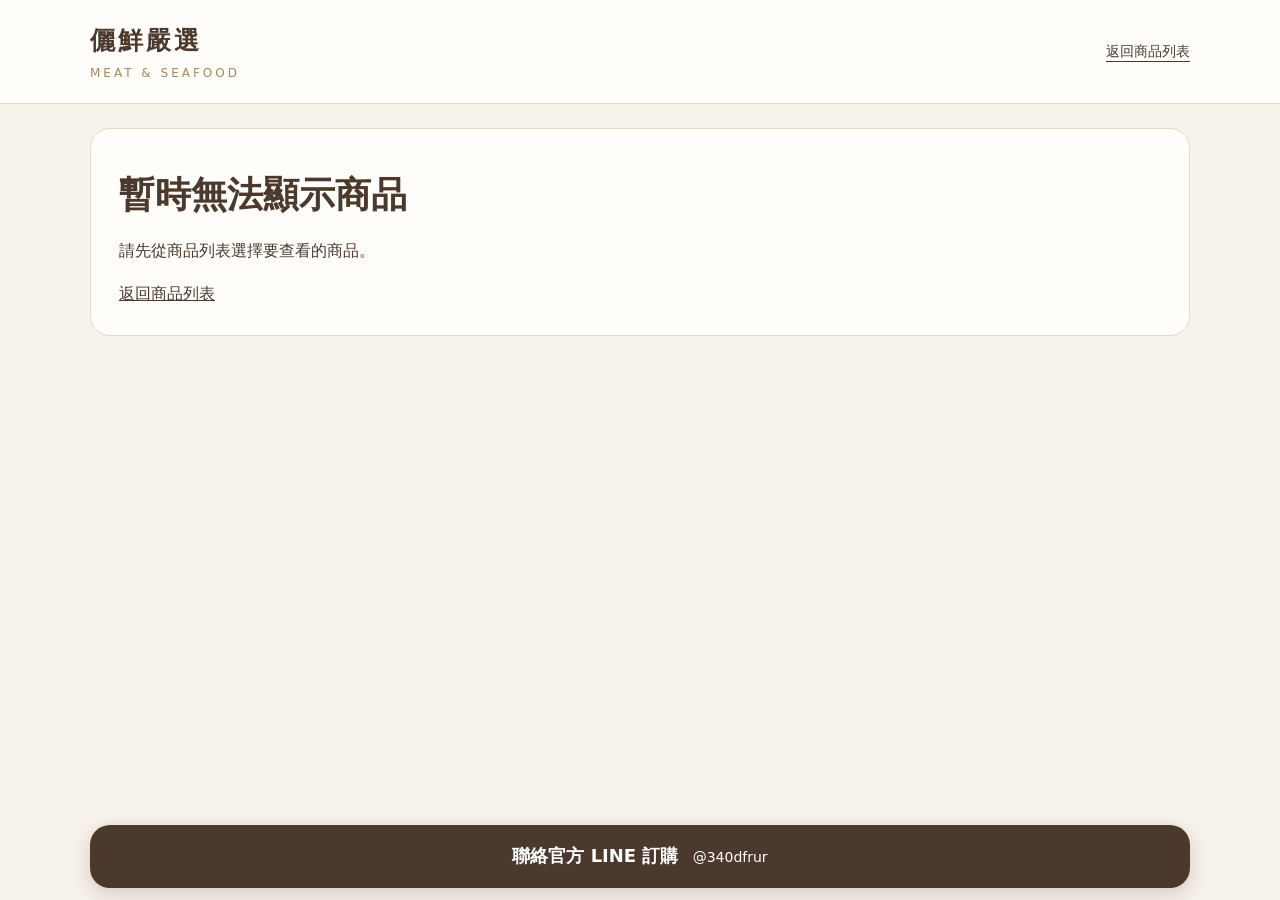
<file: product.html>
<!doctype html>
<html lang="zh-Hant">
<head>
<meta charset="utf-8"><meta name="viewport" content="width=device-width,initial-scale=1">
<meta name="description" content="儷鮮嚴選商品介紹、照片與規格，歡迎透過官方 LINE 洽詢訂購。">
<title>商品介紹｜儷鮮嚴選</title>
<link rel="stylesheet" href="./product.css">
<script src="./options.js" defer></script><script src="./catalog.js" defer></script><script src="./product.js" defer></script>
</head>
<body>
<header><a class="brand" href="./">儷鮮嚴選<span>MEAT &amp; SEAFOOD</span></a><a href="./" class="back">返回商品列表</a></header>
<main>
<p id="status" role="status">商品載入中…</p>
<section id="product" class="product" hidden>
<div class="gallery">
<button id="main-photo" class="main-photo" type="button" aria-label="放大商品照片" disabled><span>商品照片準備中</span></button>
<div class="gallery-tools"><button id="previous" type="button" aria-label="上一張照片">上一張</button><p id="photo-count" aria-live="polite"></p><button id="next" type="button" aria-label="下一張照片">下一張</button></div>
<div id="thumbnails" class="thumbnails" aria-label="商品照片選擇"></div>
<p id="photo-tip" class="hint">點圖片可放大查看；手機也可用雙指向外張開放大。</p>
</div>
<div class="information"><a id="category" class="category" href="./"></a><h1 id="name"></h1><p id="spec" class="spec"></p><p id="price" class="price"></p>
<section class="description"><h2>商品介紹</h2><div id="description"></div></section>
<div id="product-options" hidden><label for="product-option">選擇口味／規格</label><select id="product-option" style="font:inherit;padding:12px;width:100%"></select><p id="option-message" role="status"></p></div><p><a id="checkout-link" href="./checkout.html">加入購物車／網站訂購 →</a></p><script>document.getElementById("checkout-link").href="./checkout.html?product="+encodeURIComponent(new URLSearchParams(location.search).get("id")||"");</script><p class="hint">庫存與配送時間由店家確認，也歡迎透過官方 LINE 洽詢。</p>
</div>
</section>
<div id="error" class="error" hidden><h1>暫時無法顯示商品</h1><p id="error-message"></p><button id="retry" type="button">重新載入</button> <a href="./">返回商品列表</a></div>
<noscript><p>請開啟 JavaScript 查看商品，或透過官方 LINE 洽詢訂購。</p></noscript>
</main>
<footer class="order"><a id="order-link" href="https://line.me/R/ti/p/@340dfrur" target="_blank" rel="noopener noreferrer">聯絡官方 LINE 訂購 <span>@340dfrur</span></a></footer>
<dialog id="lightbox" aria-label="放大商品照片"><div class="lightbox-tools"><button id="zoom-out" type="button" aria-label="縮小照片">－</button><span id="zoom-value" aria-live="polite">100%</span><button id="zoom-in" type="button" aria-label="放大照片">＋</button><button id="close-lightbox" type="button">關閉</button></div><div id="zoom-area" class="zoom-area"><img id="zoom-photo" alt=""></div><div class="lightbox-navigation"><button id="lightbox-previous" type="button">上一張</button><span id="lightbox-count" aria-live="polite"></span><button id="lightbox-next" type="button">下一張</button></div></dialog>
</body></html>
</file>
<file: product.css>
*{box-sizing:border-box}body{margin:0;background:#f7f2ea;color:#4c392d;font-family:system-ui,-apple-system,"Noto Sans TC",sans-serif;font-size:16px;line-height:1.7;padding-bottom:calc(115px + env(safe-area-inset-bottom))}a{color:inherit}button{font:inherit;cursor:pointer;color:inherit;border:1px solid #d8cbbb;border-radius:10px;padding:9px 15px;background:#fffdf9}button:disabled{opacity:.4;cursor:default}a:focus-visible,button:focus-visible{outline:3px solid #986d32;outline-offset:4px}[hidden]{display:none!important}header{display:flex;align-items:center;justify-content:space-between;gap:20px;padding:20px max(18px,calc((100vw - 1100px)/2));background:#fffdf9;border-bottom:1px solid #e4d8c7}.brand{font-size:25px;font-weight:900;letter-spacing:3px;text-decoration:none;white-space:nowrap}.brand span{display:block;font-size:12px;font-weight:400;letter-spacing:3px;color:#a88758}.back{font-size:14px;text-underline-offset:5px}main{max-width:1136px;margin:auto;padding:24px 18px}.product{display:grid;grid-template-columns:minmax(0,1.1fr) minmax(0,1fr);gap:40px;align-items:start}.gallery,.information{min-width:0}.main-photo{display:flex;align-items:center;justify-content:center;aspect-ratio:1;width:100%;padding:0;overflow:hidden;border:1px solid #e4d8c7;border-radius:22px;background:#eee5da}.main-photo:disabled{opacity:1}.main-photo img{display:block;width:100%;height:100%;object-fit:contain}.gallery-tools{display:flex;align-items:center;justify-content:space-between;gap:10px;margin-top:12px}.gallery-tools p{margin:0;color:#796958;font-size:14px}.thumbnails{display:flex;gap:10px;overflow-x:auto;padding:12px 4px}.thumbnail{flex:0 0 72px;width:72px;height:72px;padding:3px;background:#fffdf9}.thumbnail[aria-pressed=true]{border:2px solid #986d32}.thumbnail img{width:100%;height:100%;object-fit:contain}.hint{font-size:14px;color:#796958;line-height:1.8}.category{font-size:14px;color:#796958;text-underline-offset:4px}h1{font-size:clamp(25px,3vw,36px);line-height:1.45;margin:12px 0 16px;overflow-wrap:anywhere}.spec{color:#796958;white-space:pre-wrap}.price{font-size:30px;color:#986d32;font-weight:800;margin:18px 0}.price.ask{font-size:20px}.description{border-top:1px solid #e4d8c7;padding-top:22px;margin-top:24px}.description h2{font-size:20px;margin:0 0 14px}.description div{white-space:pre-wrap;overflow-wrap:anywhere}.order{position:fixed;bottom:calc(12px + env(safe-area-inset-bottom));left:12px;right:12px;max-width:1100px;margin:auto;z-index:5}.order a{display:block;text-align:center;padding:16px;background:#4c392d;color:#fff;text-decoration:none;border-radius:20px;box-shadow:0 6px 20px #3d2b1d30;font-size:18px;font-weight:700}.order span{font-size:14px;font-weight:400;margin-left:8px}.error{background:#fffdf9;border:1px solid #e4d8c7;padding:28px;border-radius:20px}#status{color:#796958}dialog{width:min(1100px,96vw);max-width:96vw;max-height:94dvh;padding:12px;border:0;border-radius:18px;background:#fffdf9;color:#4c392d}dialog::backdrop{background:#1f1712db}.lightbox-tools,.lightbox-navigation{display:flex;align-items:center;justify-content:center;gap:12px;padding:4px 0 10px}.lightbox-navigation{padding:10px 0 4px}#close-lightbox{margin-left:auto}.zoom-area{width:100%;height:65dvh;overflow:auto;background:#eee5da;overscroll-behavior:contain}.zoom-area img{display:block;max-width:none;object-fit:contain;width:100%;height:100%}.lightbox-navigation span{min-width:70px;text-align:center}@media(max-width:700px){.product{grid-template-columns:1fr;gap:22px}main{padding:18px 16px}.information{padding:0 4px}.brand{font-size:22px}.back{max-width:85px;text-align:right}.order a{font-size:16px}.order span{font-size:13px}.thumbnail{flex-basis:64px;width:64px;height:64px}.zoom-area{height:60dvh}}


#checkout-link{display:flex;align-items:center;justify-content:center;min-height:56px;background:#4c392d;color:#fff;text-decoration:none;border:2px solid #4c392d;border-radius:14px;padding:14px 20px;font-size:20px;font-weight:800;box-shadow:0 5px 14px #4c392d22}#checkout-link:hover{background:#71533d}#checkout-link:focus-visible{outline:3px solid #ac8048;outline-offset:4px}
</file>
